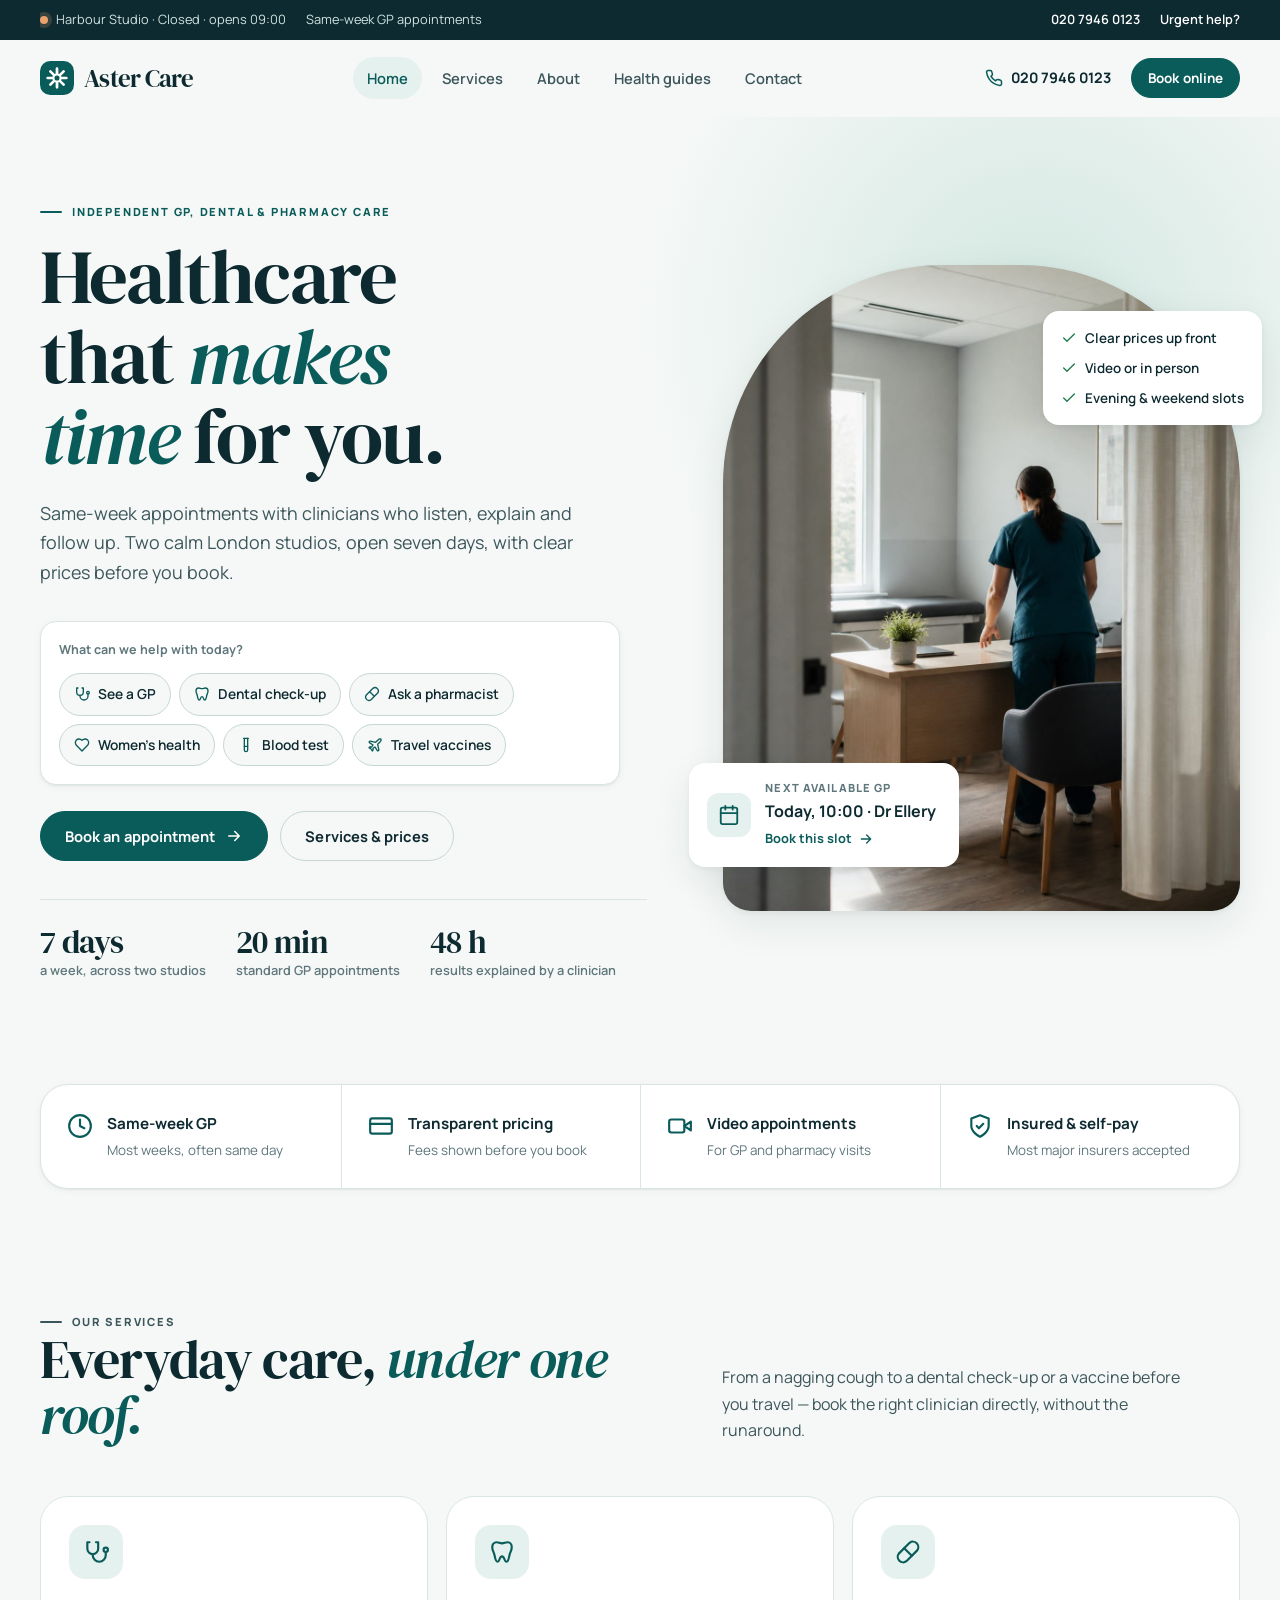
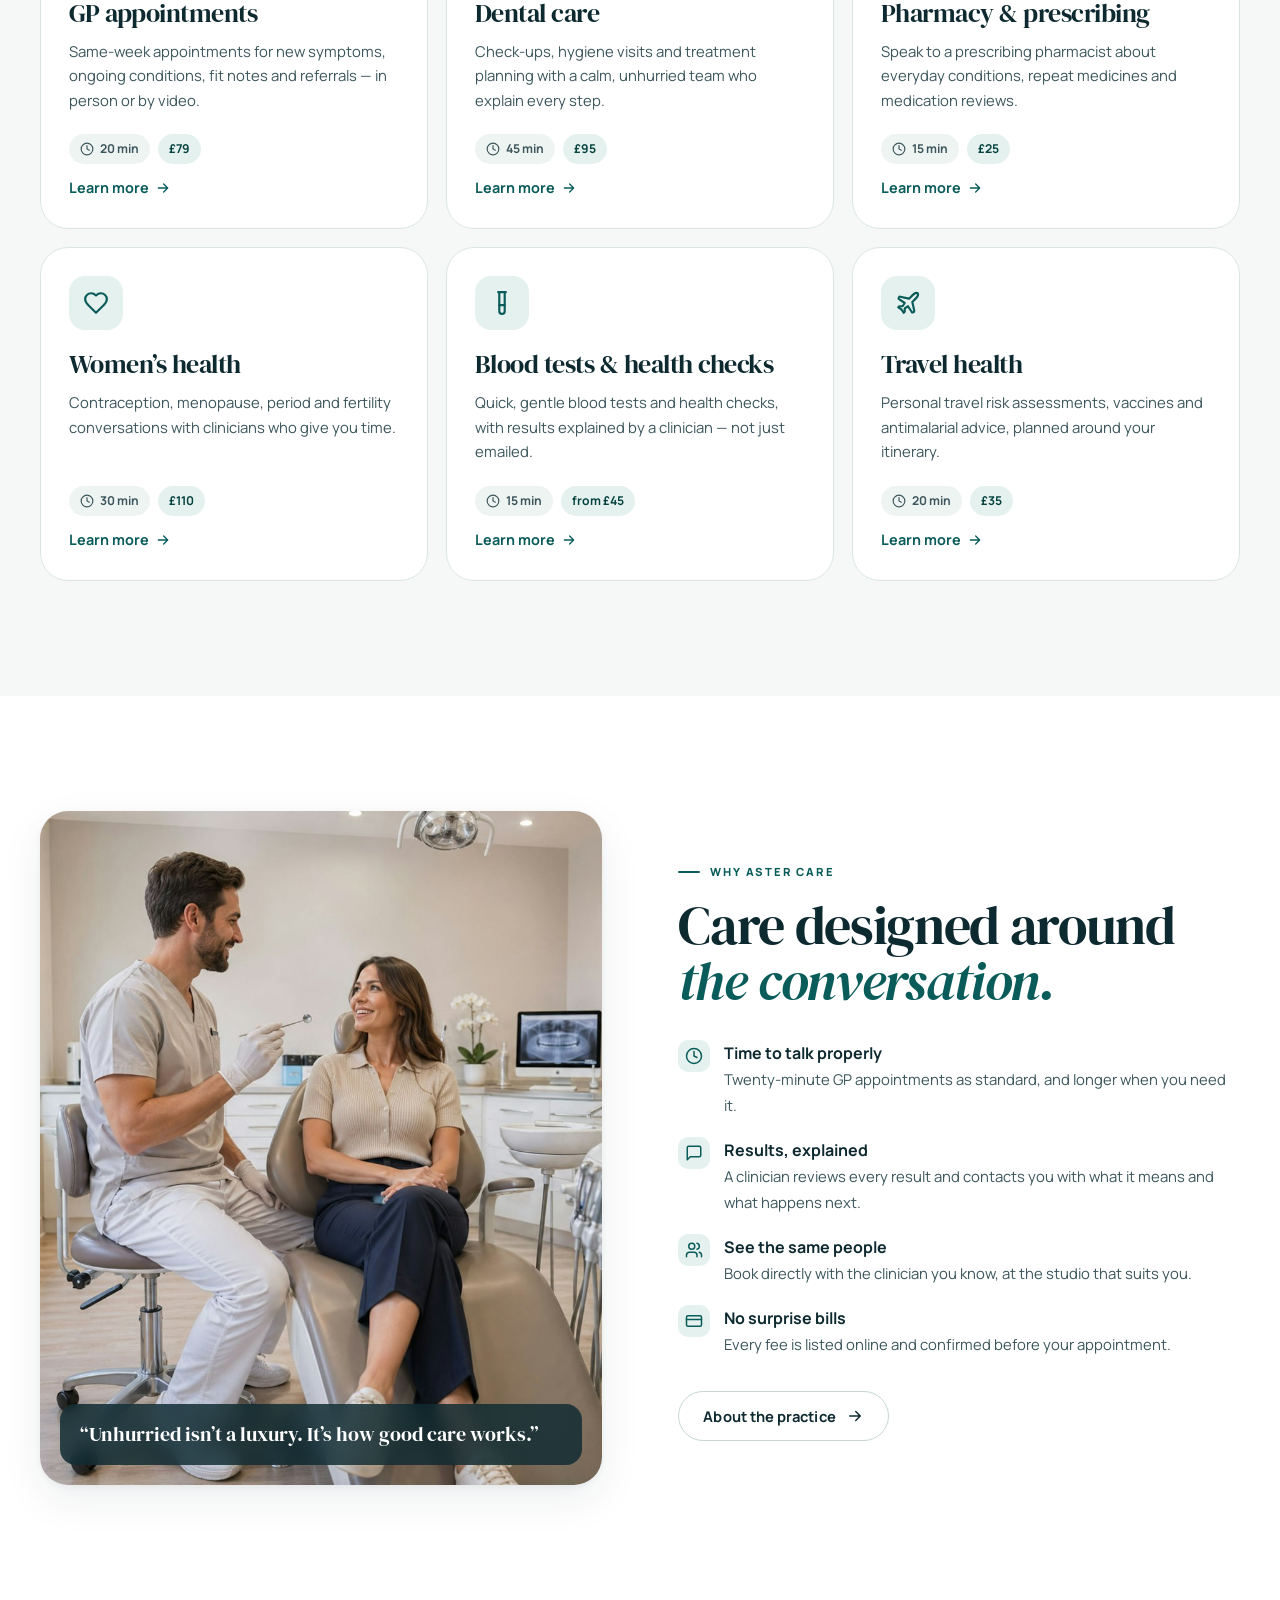
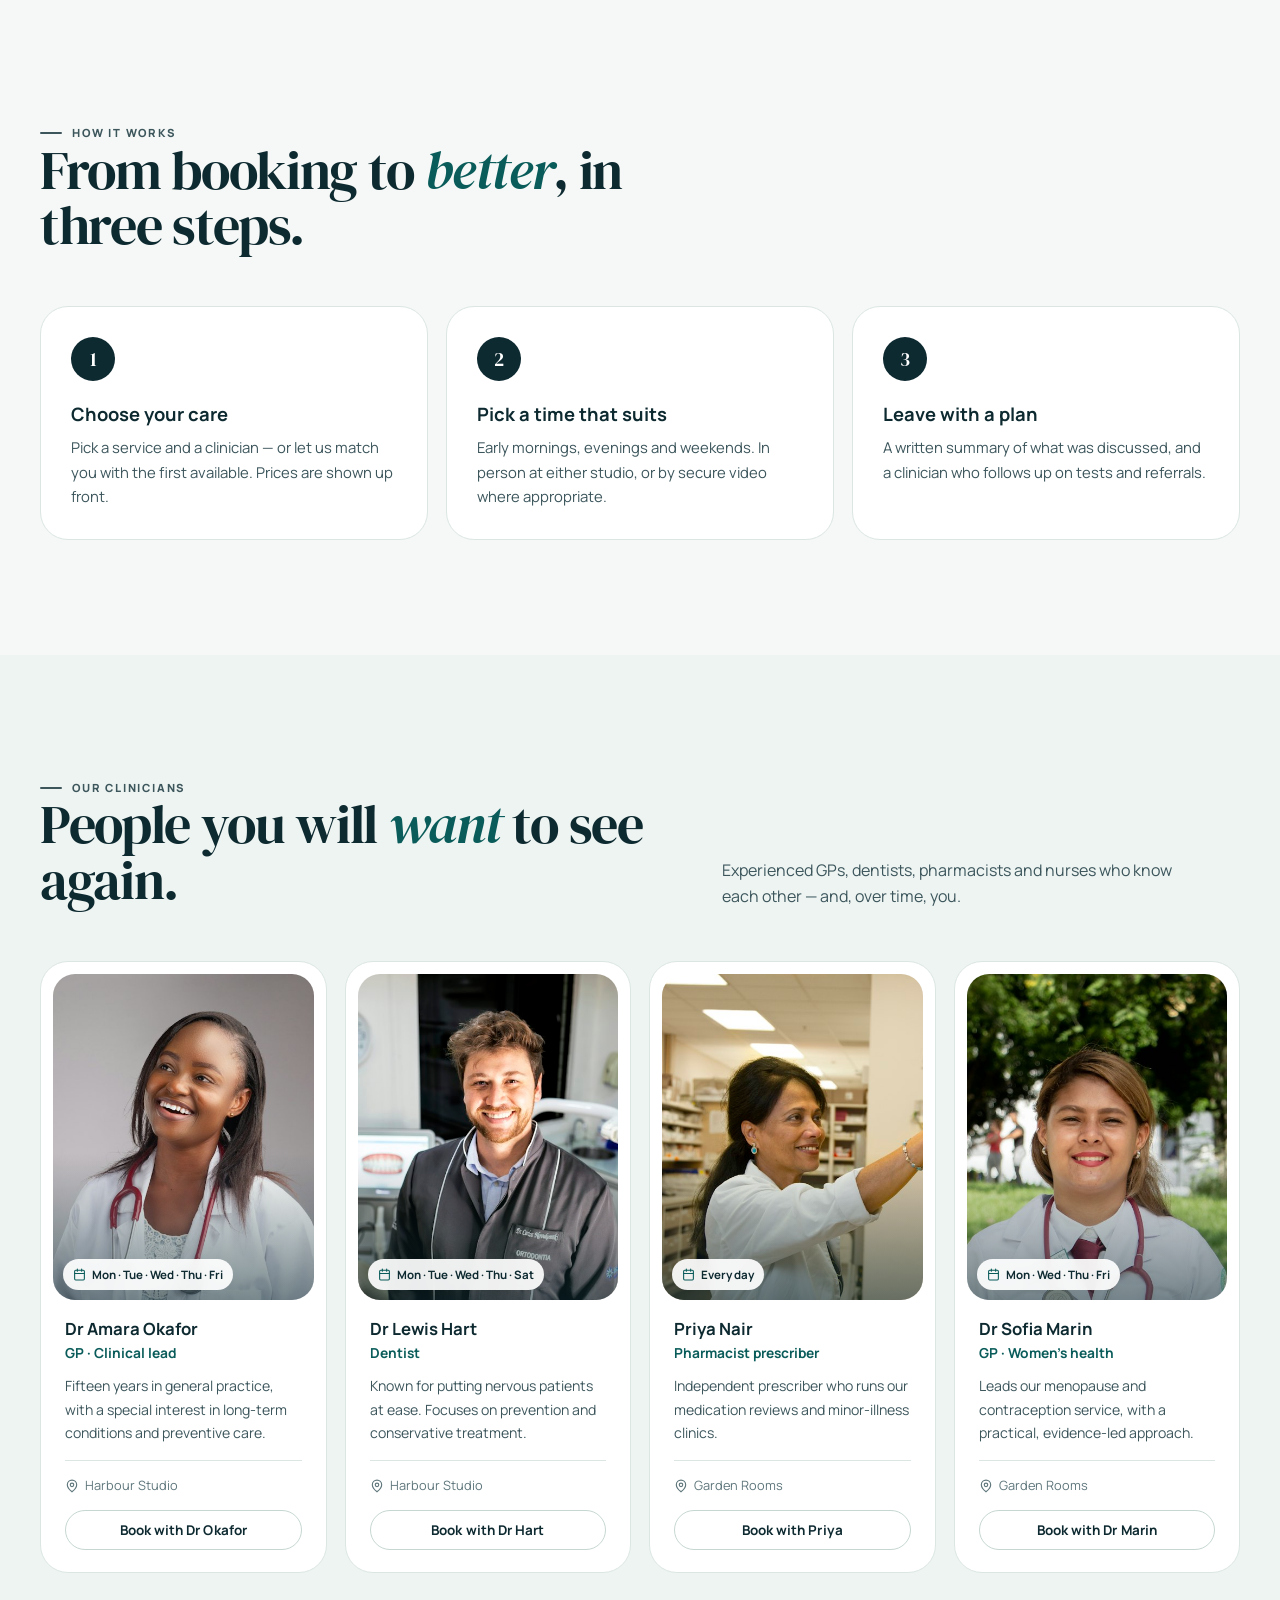
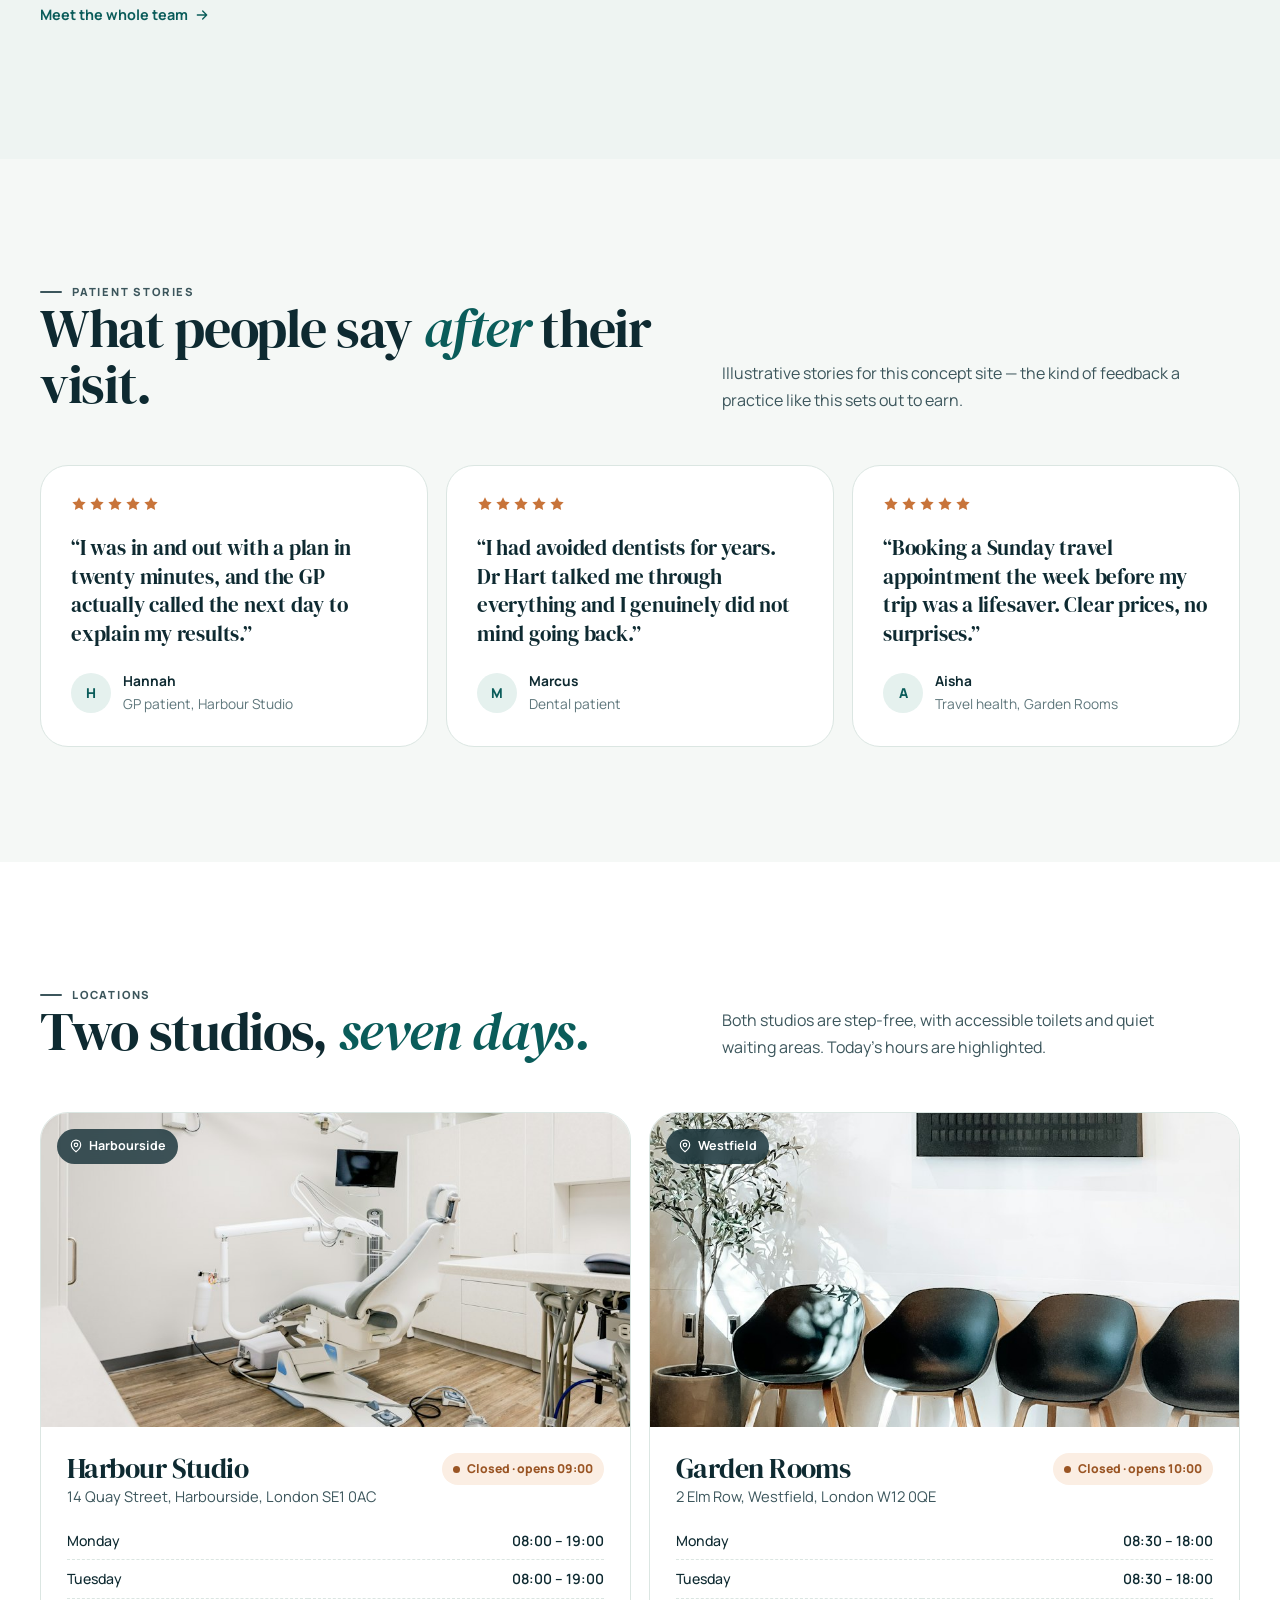
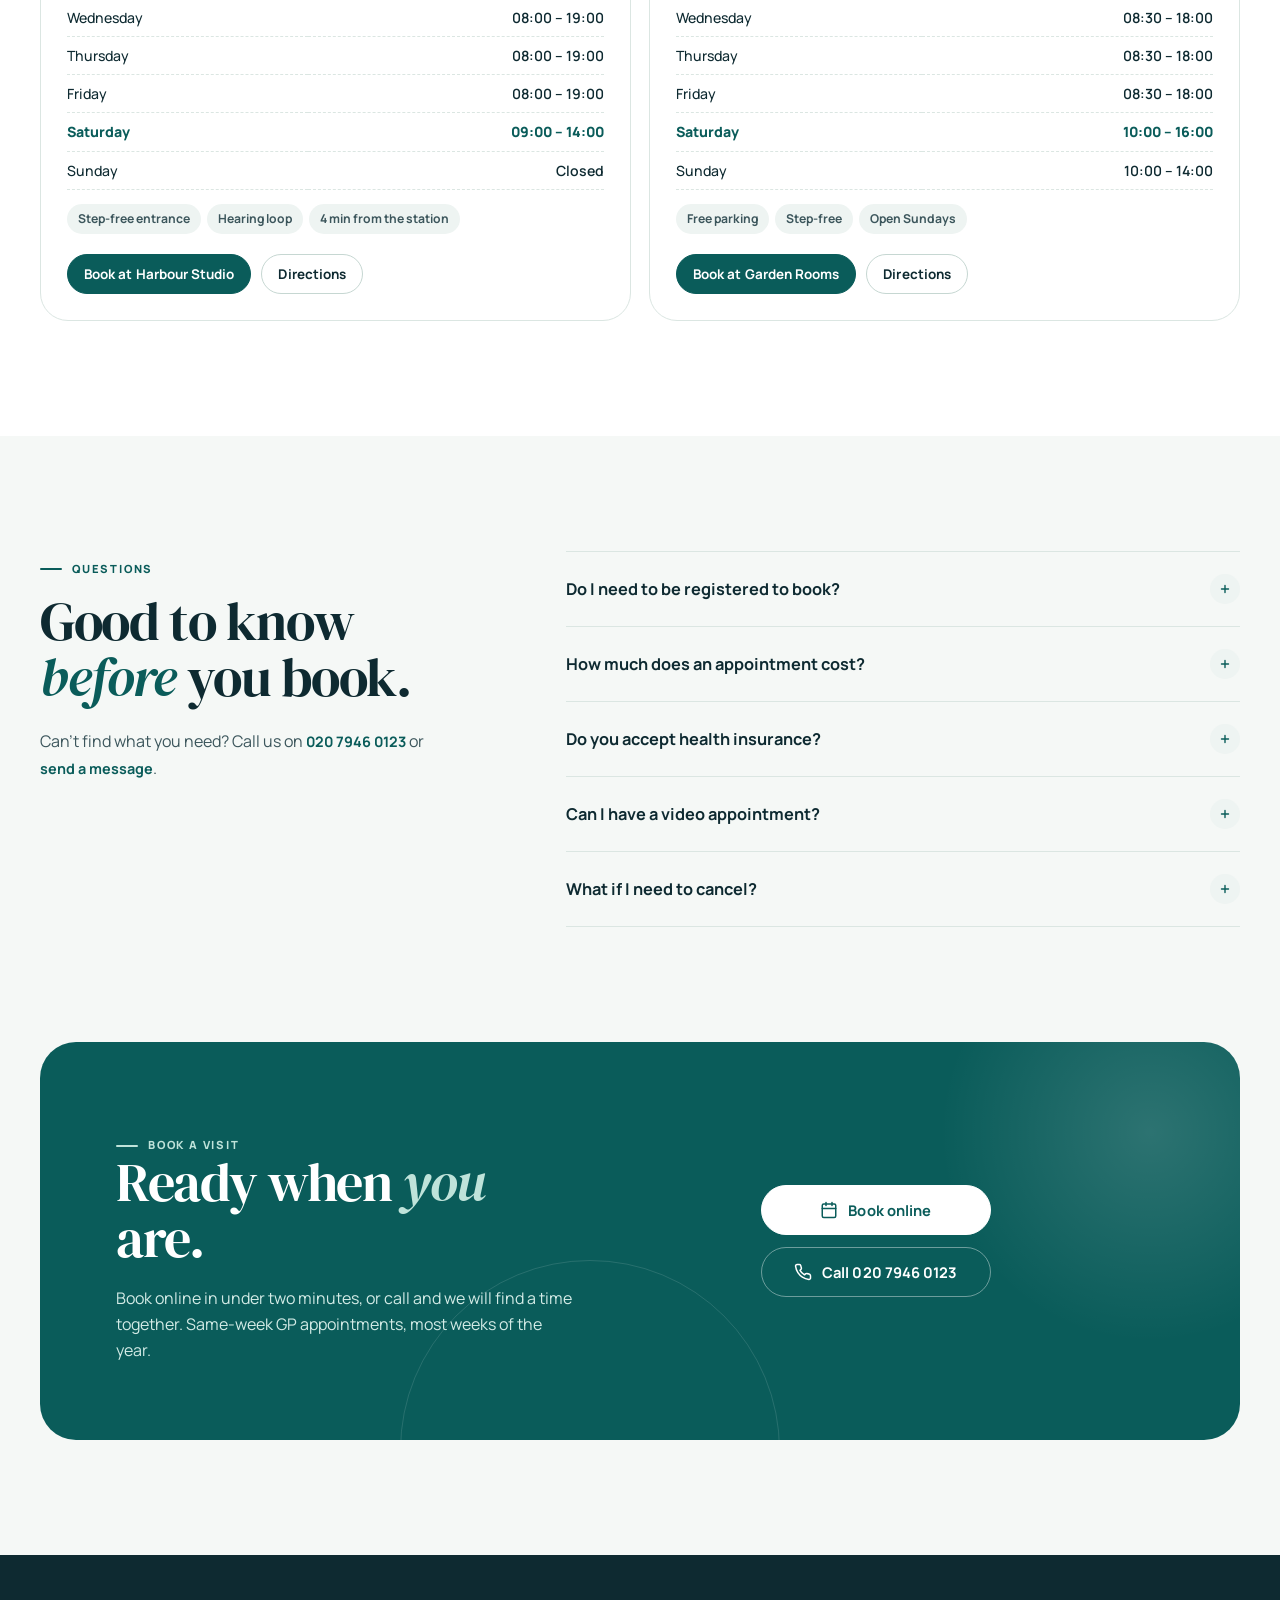
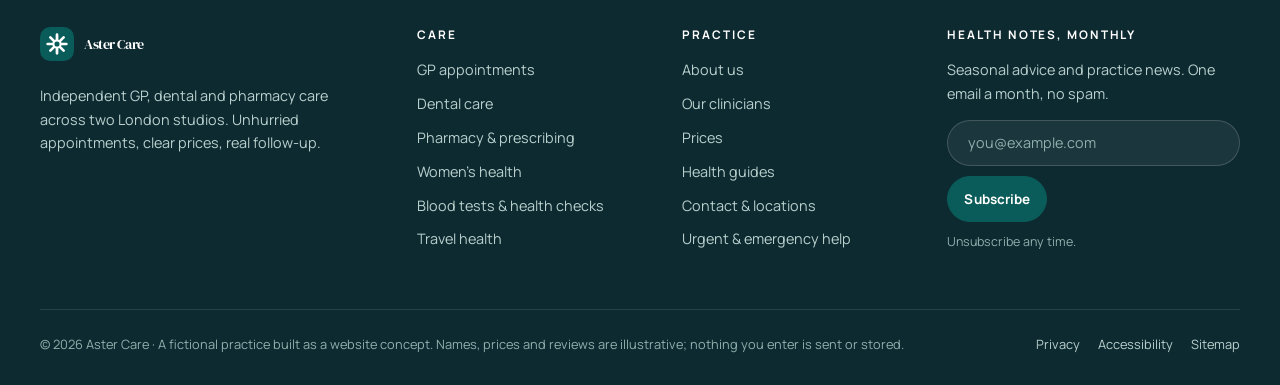
<file: index.html>
<!doctype html>
<html lang="en">
  <head>
    <meta charset="utf-8">
    <meta name="viewport" content="width=device-width, initial-scale=1">
    <meta http-equiv="refresh" content="0; url=mockups/clinic_landing/index.html">
    <title>Opening Aster Care</title>
    <script>location.replace('mockups/clinic_landing/index.html');</script>
  </head>
  <body>
    <p>Opening <a href="mockups/clinic_landing/index.html">Aster Care</a>…</p>
  </body>
</html>
</file>
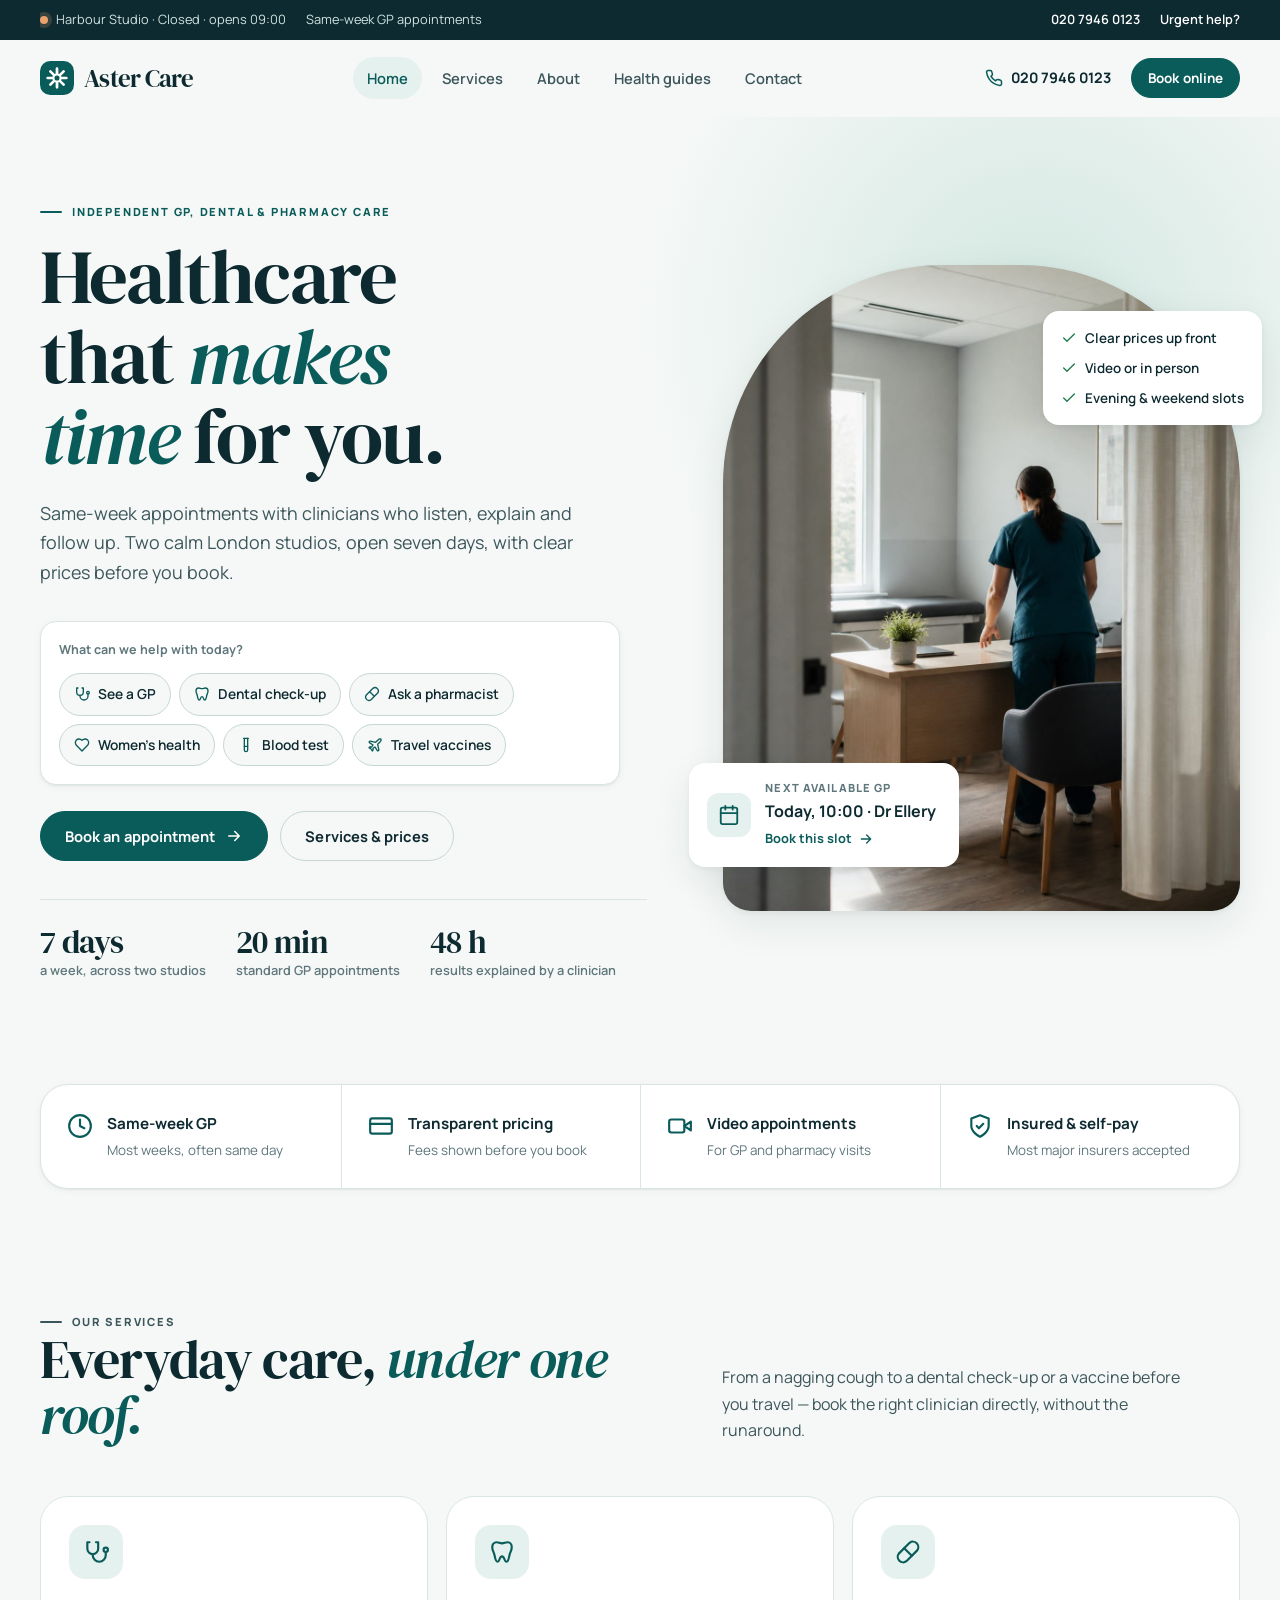
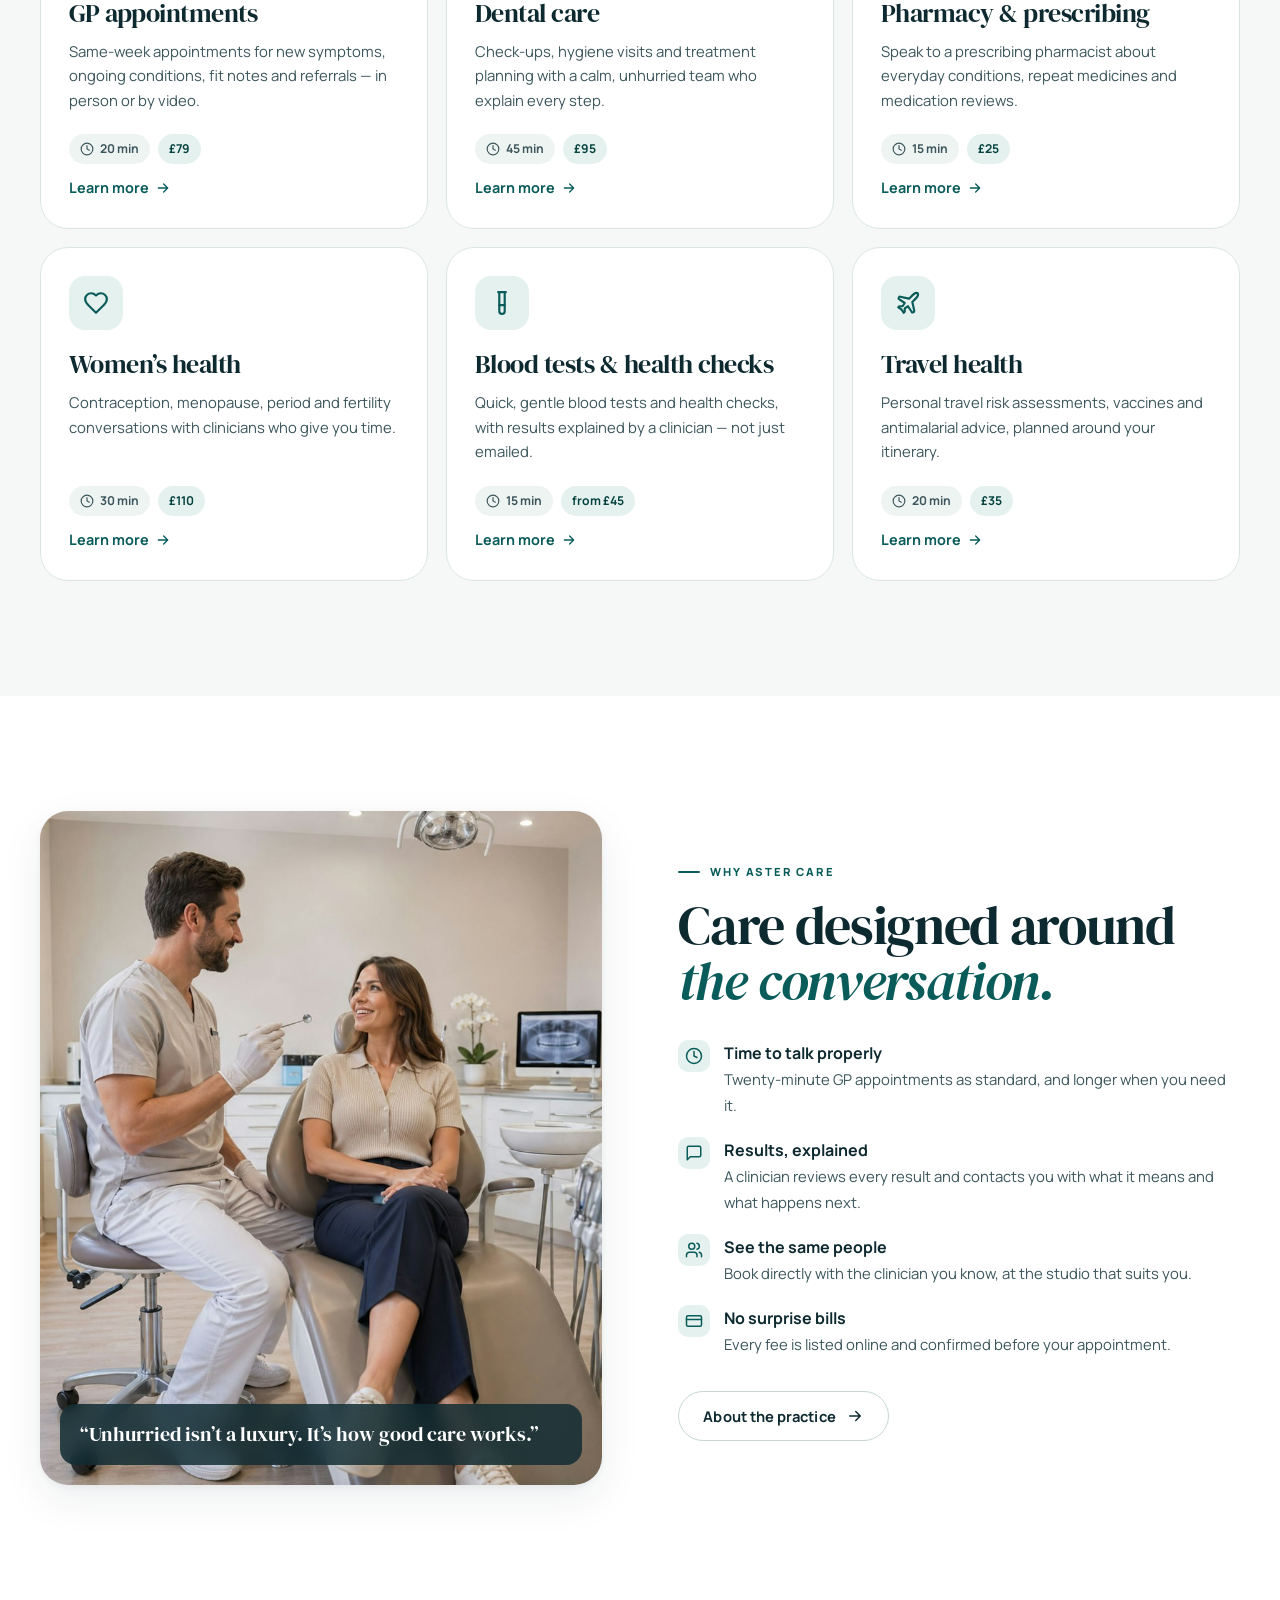
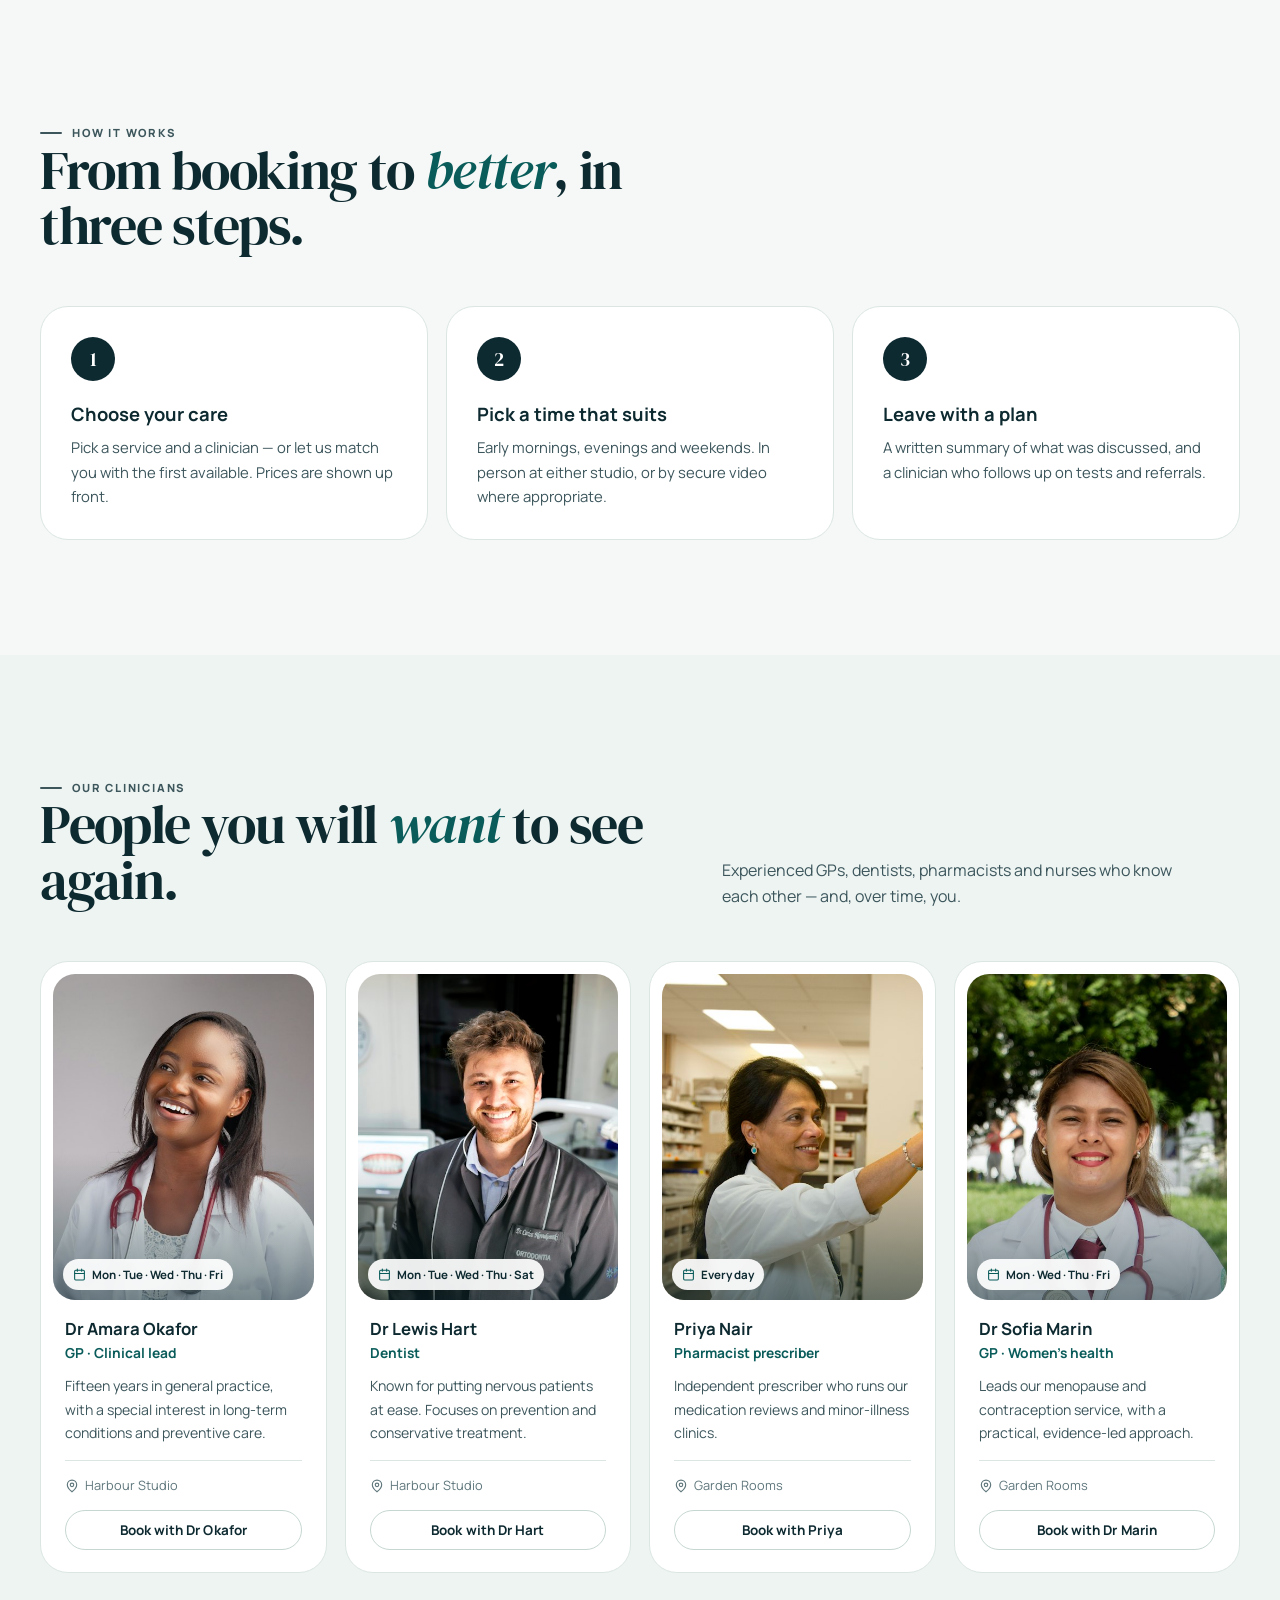
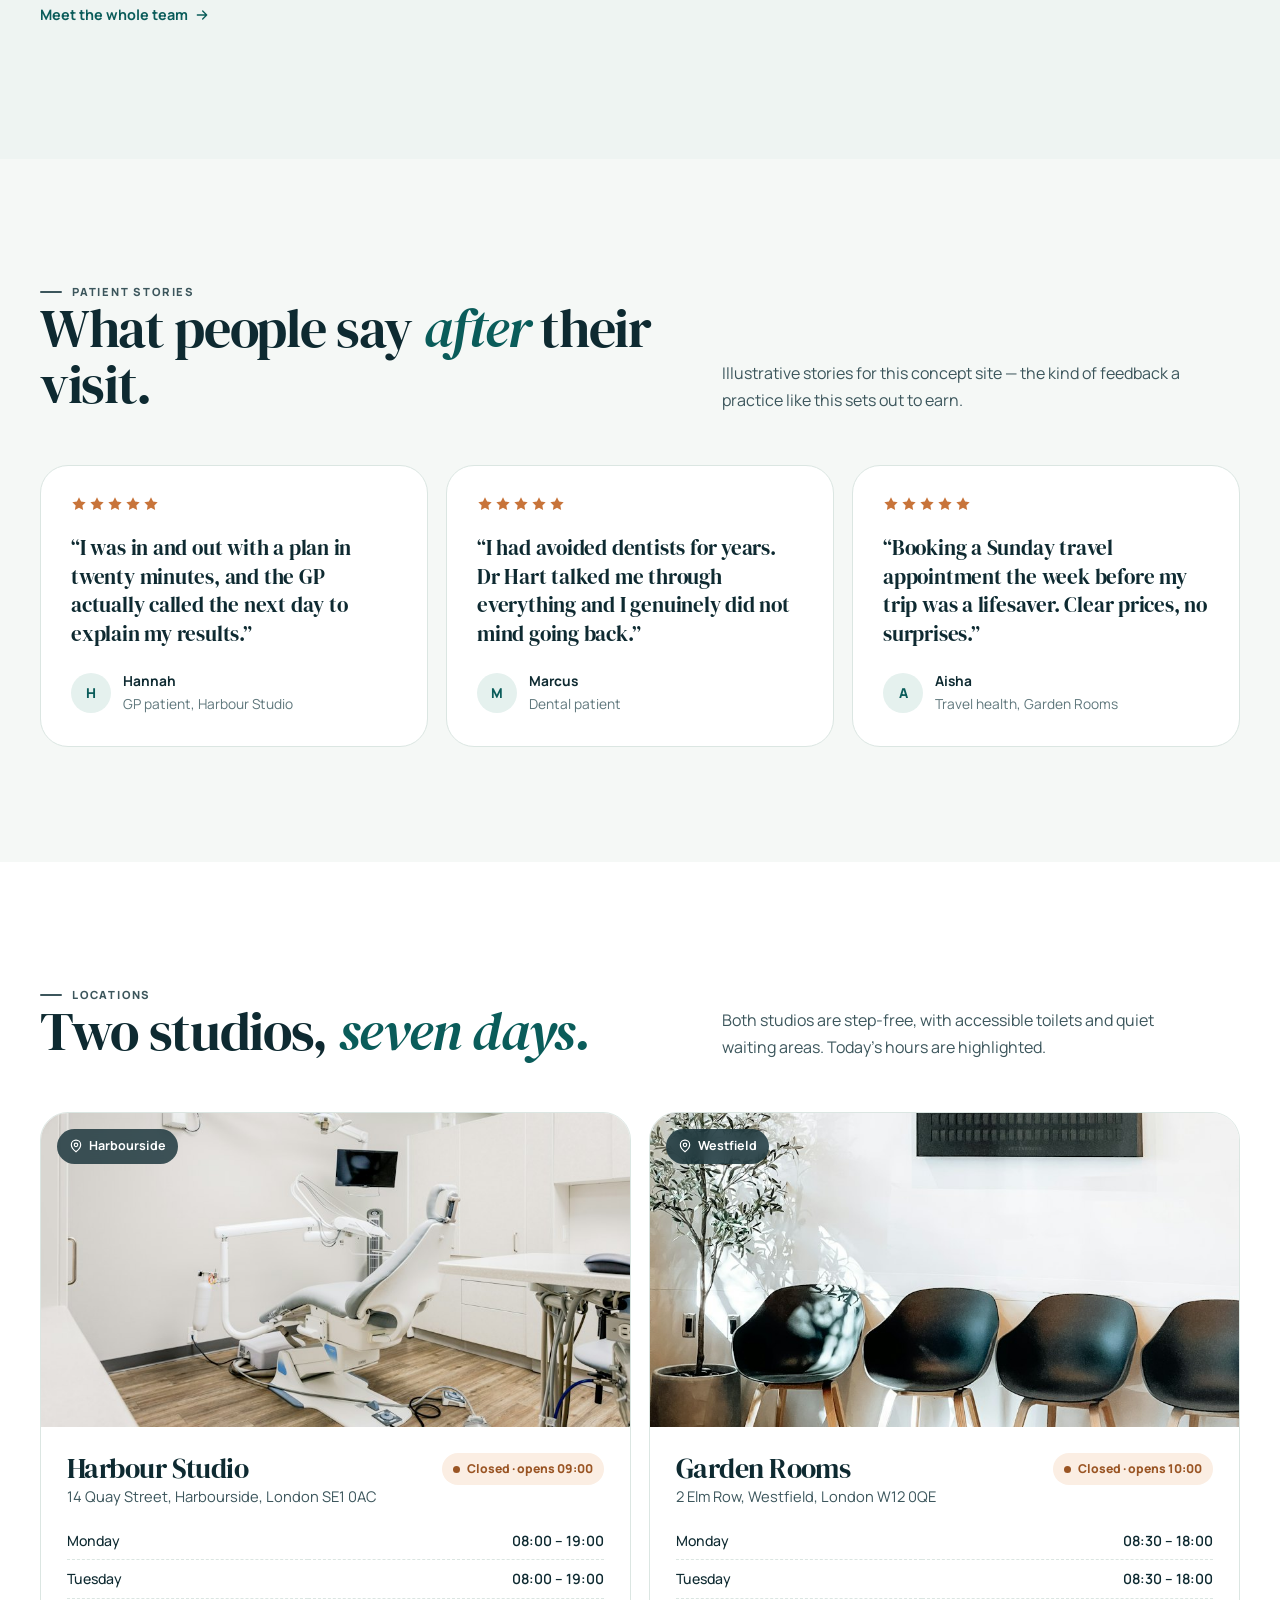
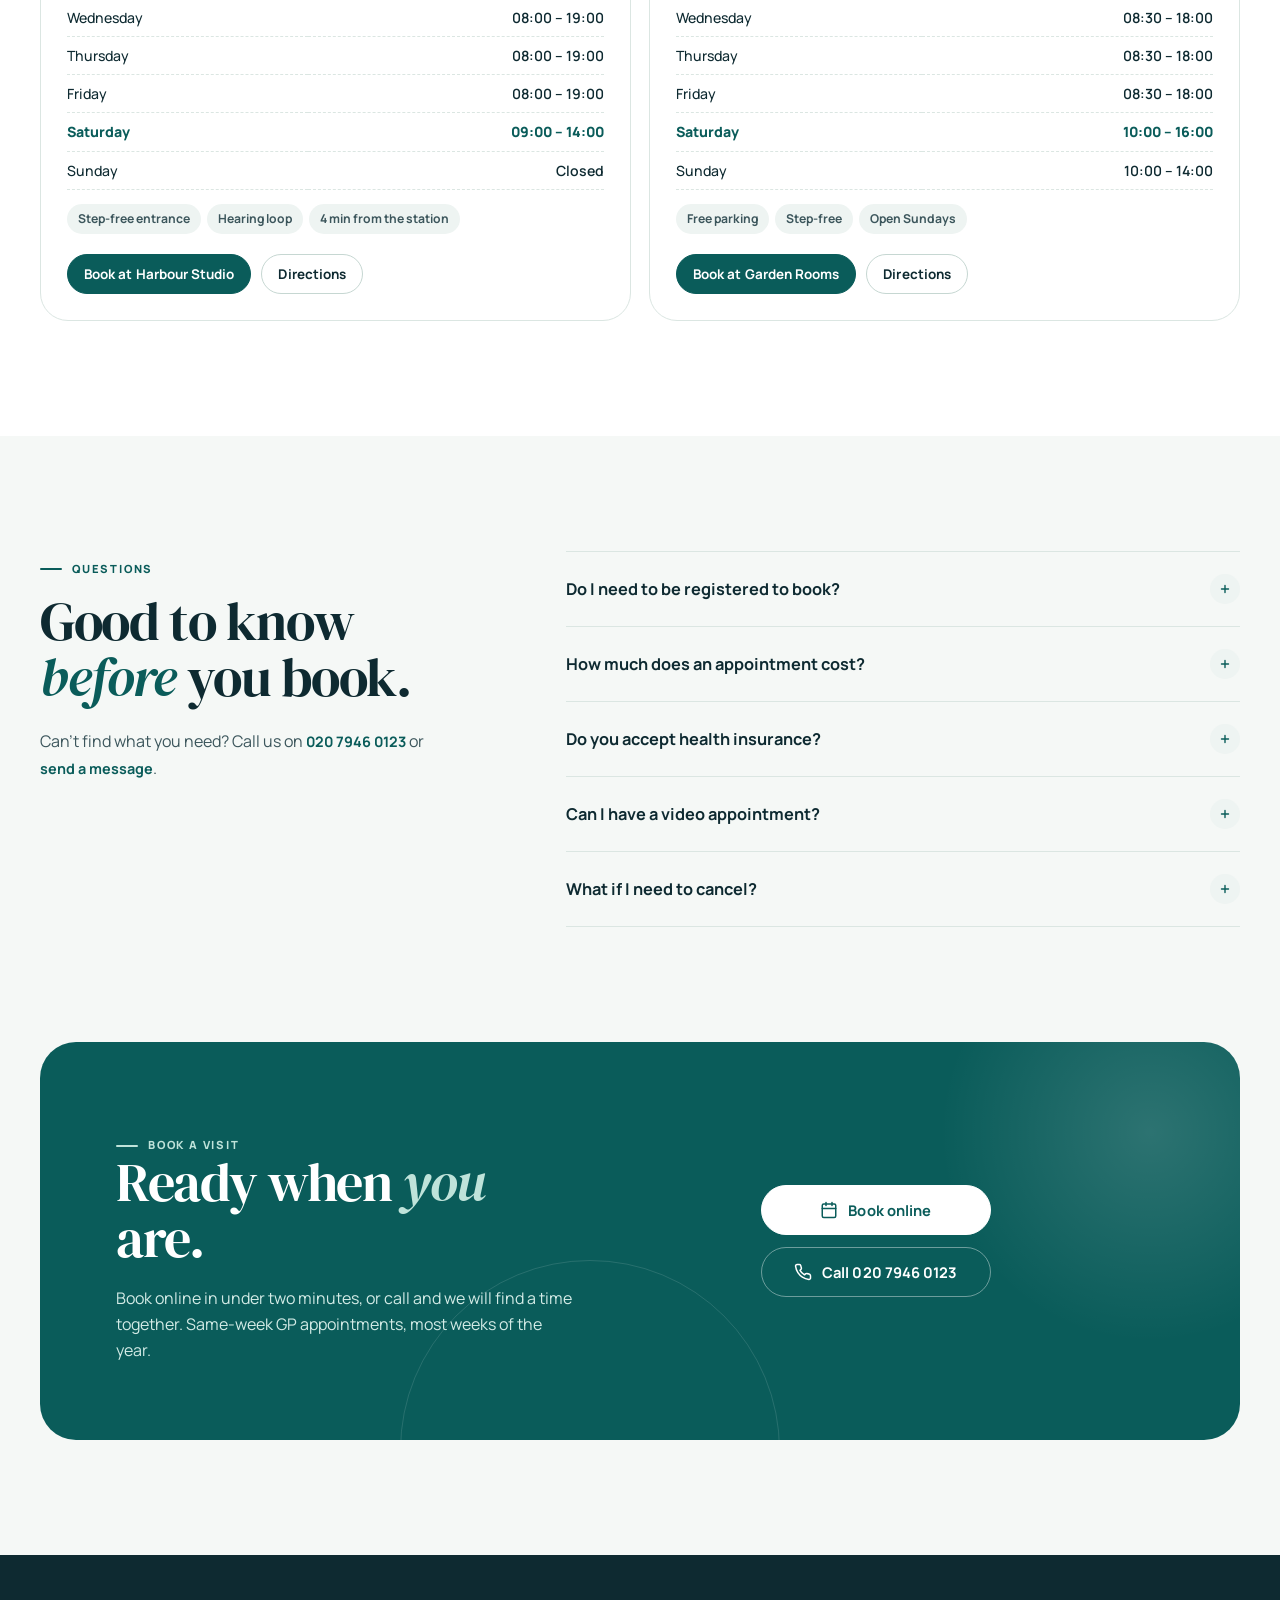
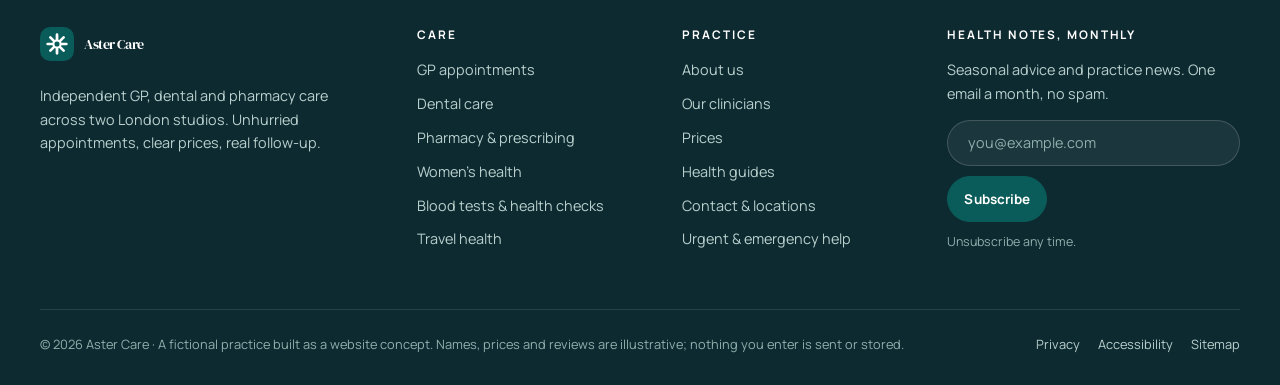
<file: mockups/clinic_landing/index.html>
<!doctype html>
<html lang="en-GB">
<head>
<meta charset="utf-8">
<meta name="viewport" content="width=device-width,initial-scale=1,viewport-fit=cover">
<title>Aster Care — GP, dental & pharmacy care in London</title>
<meta name="description" content="Same-week GP appointments, dental care, prescribing pharmacists and travel health across two London studios. Book online in under two minutes.">
<meta name="theme-color" content="#0e2a31">
<link rel="canonical" href="https://pharma-clinic-web-demo.vercel.app/">
<link rel="icon" href="data:image/svg+xml,%3Csvg%20xmlns%3D%22http%3A%2F%2Fwww.w3.org%2F2000%2Fsvg%22%20viewBox%3D%220%200%2040%2040%22%3E%3Crect%20width%3D%2240%22%20height%3D%2240%22%20rx%3D%2212%22%20fill%3D%22%230a5c5a%22%2F%3E%3Cpath%20d%3D%22M20%209v22M9%2020h22M12.2%2012.2l15.6%2015.6M27.8%2012.2%2012.2%2027.8%22%20stroke%3D%22%23fff%22%20stroke-width%3D%223.2%22%20stroke-linecap%3D%22round%22%2F%3E%3Ccircle%20cx%3D%2220%22%20cy%3D%2220%22%20r%3D%224.2%22%20fill%3D%22%230a5c5a%22%20stroke%3D%22%23fff%22%20stroke-width%3D%222.4%22%2F%3E%3C%2Fsvg%3E">
<link rel="preconnect" href="https://fonts.googleapis.com">
<link rel="preconnect" href="https://fonts.gstatic.com" crossorigin>
<link rel="stylesheet" href="https://fonts.googleapis.com/css2?family=DM+Serif+Display:ital@0;1&family=Manrope:wght@400;500;600;700;800&display=swap">
<link rel="stylesheet" href="assets/site.css">
<meta property="og:type" content="website">
<meta property="og:site_name" content="Aster Care">
<meta property="og:title" content="Aster Care — GP, dental & pharmacy care in London">
<meta property="og:description" content="Same-week GP appointments, dental care, prescribing pharmacists and travel health across two London studios. Book online in under two minutes.">
<meta property="og:url" content="https://pharma-clinic-web-demo.vercel.app/">
<meta property="og:image" content="https://pharma-clinic-web-demo.vercel.app/assets/og.jpg">
<meta property="og:image:width" content="1200">
<meta property="og:image:height" content="630">
<meta property="og:image:alt" content="Aster Care — healthcare that makes time for you">
<meta property="og:locale" content="en_GB">
<meta name="twitter:card" content="summary_large_image">
<link rel="apple-touch-icon" href="assets/apple-touch-icon.png"><script>document.documentElement.classList.add('js')</script>
<script type="application/ld+json">{"@context":"https://schema.org","@type":"MedicalClinic","name":"Aster Care","url":"https://pharma-clinic-web-demo.vercel.app","telephone":"020 7946 0123","image":"https://pharma-clinic-web-demo.vercel.app/assets/clinic-room.jpg","address":{"@type":"PostalAddress","streetAddress":"14 Quay Street","addressLocality":"London","postalCode":"SE1 0AC","addressCountry":"GB"},"medicalSpecialty":["PrimaryCare","Dentistry","Pharmacy"]}</script>
</head>
<body>
<a class="skip" href="#main">Skip to content</a>
<div class="topbar"><div class="wrap">
<div class="topbar-left"><span class="status-dot" data-status="harbour">Harbour Studio</span><span class="hide-sm">Same-week GP appointments</span></div>
<div class="topbar-right"><a class="hide-sm" href="tel:+442079460123">020 7946 0123</a><button type="button" data-emergency>Urgent help?</button></div>
</div></div>
<header class="site-header"><nav class="nav wrap" aria-label="Main">
<a class="brand" href="index.html" aria-label="Aster Care home"><svg class="brand-mark" viewBox="0 0 40 40" aria-hidden="true"><rect width="40" height="40" rx="12" fill="#0a5c5a"/><path d="M20 9v22M9 20h22M12.2 12.2l15.6 15.6M27.8 12.2 12.2 27.8" stroke="#fff" stroke-width="3.2" stroke-linecap="round"/><circle cx="20" cy="20" r="4.2" fill="#0a5c5a" stroke="#fff" stroke-width="2.4"/></svg><span>Aster Care</span></a>
<div class="nav-links" id="nav-links"><a href="index.html" aria-current="page">Home</a><a href="services.html">Services</a><a href="about.html">About</a><a href="resources.html">Health guides</a><a href="contact.html">Contact</a></div>
<div class="nav-cta"><a class="nav-phone" href="tel:+442079460123"><svg viewBox="0 0 24 24" fill="none" stroke="currentColor" stroke-width="2" stroke-linecap="round" stroke-linejoin="round" aria-hidden="true"><path d="M22 16.9v3a2 2 0 0 1-2.2 2 19.8 19.8 0 0 1-8.6-3.1 19.5 19.5 0 0 1-6-6A19.8 19.8 0 0 1 2.1 4.2 2 2 0 0 1 4.1 2h3a2 2 0 0 1 2 1.7c.1.9.4 1.8.7 2.7a2 2 0 0 1-.5 2.1L8 9.8a16 16 0 0 0 6 6l1.3-1.3a2 2 0 0 1 2.1-.4c.9.3 1.8.6 2.7.7a2 2 0 0 1 1.7 2z"/></svg>020 7946 0123</a><button class="btn sm" type="button" data-book>Book online</button><button class="menu-toggle" type="button" aria-controls="nav-links" aria-expanded="false" aria-label="Open menu"><span></span></button></div>
</nav></header>
<main id="main">
<section class="hero"><div class="wrap hero-grid">
<div class="reveal">
<p class="eyebrow">Independent GP, dental &amp; pharmacy care</p>
<h1>Healthcare that <em>makes time</em> for you.</h1>
<p class="lead">Same-week appointments with clinicians who listen, explain and follow up. Two calm London studios, open seven days, with clear prices before you book.</p>
<div class="quick"><p class="quick-label">What can we help with today?</p><div class="chips"><button class="chip" type="button" data-book data-service="general"><svg viewBox="0 0 24 24" fill="none" stroke="currentColor" stroke-width="2" stroke-linecap="round" stroke-linejoin="round" aria-hidden="true"><path d="M6 3H4v6a5 5 0 0 0 10 0V3h-2"/><path d="M9 14v1a6 6 0 0 0 12 0v-3"/><circle cx="21" cy="10" r="2"/></svg>See a GP</button><button class="chip" type="button" data-book data-service="dental"><svg viewBox="0 0 24 24" fill="none" stroke="currentColor" stroke-width="2" stroke-linecap="round" stroke-linejoin="round" aria-hidden="true"><path d="M7 3C4.5 3 3 5 3 7.5c0 3 1.5 4.5 2 7 .5 2.5 1 6.5 3 6.5s1.5-5 4-5 2 5 4 5 2.5-4 3-6.5 2-4 2-7C21 5 19.5 3 17 3c-2 0-3 1-5 1S9 3 7 3z"/></svg>Dental check-up</button><button class="chip" type="button" data-book data-service="pharmacy"><svg viewBox="0 0 24 24" fill="none" stroke="currentColor" stroke-width="2" stroke-linecap="round" stroke-linejoin="round" aria-hidden="true"><path d="M10.5 20.5a5 5 0 0 1-7-7l10-10a5 5 0 0 1 7 7z"/><path d="m8.5 8.5 7 7"/></svg>Ask a pharmacist</button><button class="chip" type="button" data-book data-service="womens"><svg viewBox="0 0 24 24" fill="none" stroke="currentColor" stroke-width="2" stroke-linecap="round" stroke-linejoin="round" aria-hidden="true"><path d="M19 14c1.5-1.5 3-3.2 3-5.5A5.5 5.5 0 0 0 16.5 3c-1.8 0-3 .5-4.5 2-1.5-1.5-2.7-2-4.5-2A5.5 5.5 0 0 0 2 8.5c0 2.3 1.5 4 3 5.5l7 7z"/></svg>Women’s health</button><button class="chip" type="button" data-book data-service="diagnostics"><svg viewBox="0 0 24 24" fill="none" stroke="currentColor" stroke-width="2" stroke-linecap="round" stroke-linejoin="round" aria-hidden="true"><path d="M14.5 2v17.5a2.5 2.5 0 0 1-5 0V2"/><path d="M8.5 2h7M9.5 14h5"/></svg>Blood test</button><button class="chip" type="button" data-book data-service="travel"><svg viewBox="0 0 24 24" fill="none" stroke="currentColor" stroke-width="2" stroke-linecap="round" stroke-linejoin="round" aria-hidden="true"><path d="M17.8 19.2 16 11l3.5-3.5C21 6 21.5 4 21 3c-1-.5-3 0-4.5 1.5L13 8 4.8 6.2c-.5-.1-.9.1-1.1.5l-.3.5c-.2.5-.1 1 .3 1.3L9 12l-2 3H4l-1 1 3 2 2 3 1-1v-3l3-2 3.5 5.3c.3.4.8.5 1.3.3l.5-.2c.4-.3.6-.7.5-1.2z"/></svg>Travel vaccines</button></div></div>
<div class="hero-ctas"><button class="btn" type="button" data-book>Book an appointment <svg viewBox="0 0 24 24" fill="none" stroke="currentColor" stroke-width="2" stroke-linecap="round" stroke-linejoin="round" aria-hidden="true"><path d="M5 12h14M13 6l6 6-6 6"/></svg></button><a class="btn ghost" href="services.html">Services &amp; prices</a></div>
<div class="proof"><div><b>7 days</b><span>a week, across two studios</span></div><div><b>20 min</b><span>standard GP appointments</span></div><div><b>48 h</b><span>results explained by a clinician</span></div></div>
</div>
<div class="hero-media reveal">
<div class="hero-photo"><img src="assets/clinic-room.jpg" width="1122" height="1402" alt="A calm, sunlit consultation room at Aster Care with a clinician preparing for an appointment" fetchpriority="high"></div>
<div class="float-card checks" aria-hidden="true"><span><svg viewBox="0 0 24 24" fill="none" stroke="currentColor" stroke-width="2" stroke-linecap="round" stroke-linejoin="round" aria-hidden="true"><path d="M20 6 9 17l-5-5"/></svg>Clear prices up front</span><span><svg viewBox="0 0 24 24" fill="none" stroke="currentColor" stroke-width="2" stroke-linecap="round" stroke-linejoin="round" aria-hidden="true"><path d="M20 6 9 17l-5-5"/></svg>Video or in person</span><span><svg viewBox="0 0 24 24" fill="none" stroke="currentColor" stroke-width="2" stroke-linecap="round" stroke-linejoin="round" aria-hidden="true"><path d="M20 6 9 17l-5-5"/></svg>Evening &amp; weekend slots</span></div>
<div class="float-card slot"><span class="ico"><svg viewBox="0 0 24 24" fill="none" stroke="currentColor" stroke-width="2" stroke-linecap="round" stroke-linejoin="round" aria-hidden="true"><rect x="3" y="4" width="18" height="18" rx="2"/><path d="M16 2v4M8 2v4M3 10h18"/></svg></span><div><small>Next available GP</small><strong data-next-slot>Checking availability…</strong><button class="link" type="button" data-book data-service="general" data-next-book>Book this slot <svg viewBox="0 0 24 24" fill="none" stroke="currentColor" stroke-width="2" stroke-linecap="round" stroke-linejoin="round" aria-hidden="true"><path d="M5 12h14M13 6l6 6-6 6"/></svg></button></div></div>
</div>
</div></section>

<section class="strip"><div class="wrap"><div class="strip-grid reveal">
<div class="strip-item"><svg viewBox="0 0 24 24" fill="none" stroke="currentColor" stroke-width="2" stroke-linecap="round" stroke-linejoin="round" aria-hidden="true"><circle cx="12" cy="12" r="10"/><path d="M12 6v6l4 2"/></svg><div><b>Same-week GP</b><span>Most weeks, often same day</span></div></div>
<div class="strip-item"><svg viewBox="0 0 24 24" fill="none" stroke="currentColor" stroke-width="2" stroke-linecap="round" stroke-linejoin="round" aria-hidden="true"><rect x="2" y="5" width="20" height="14" rx="2"/><path d="M2 10h20"/></svg><div><b>Transparent pricing</b><span>Fees shown before you book</span></div></div>
<div class="strip-item"><svg viewBox="0 0 24 24" fill="none" stroke="currentColor" stroke-width="2" stroke-linecap="round" stroke-linejoin="round" aria-hidden="true"><rect x="2" y="6" width="14" height="12" rx="2"/><path d="m22 8-6 4 6 4z"/></svg><div><b>Video appointments</b><span>For GP and pharmacy visits</span></div></div>
<div class="strip-item"><svg viewBox="0 0 24 24" fill="none" stroke="currentColor" stroke-width="2" stroke-linecap="round" stroke-linejoin="round" aria-hidden="true"><path d="M12 22s8-4 8-10V5l-8-3-8 3v7c0 6 8 10 8 10z"/><path d="m9 12 2 2 4-4"/></svg><div><b>Insured &amp; self-pay</b><span>Most major insurers accepted</span></div></div>
</div></div></section>

<section><div class="wrap">
<div class="section-head reveal"><div><p class="eyebrow">Our services</p><h2>Everyday care, <em>under one roof.</em></h2></div><p>From a nagging cough to a dental check-up or a vaccine before you travel — book the right clinician directly, without the runaround.</p></div>
<div class="svc-grid"><article class="svc-card reveal"><div class="svc-icon"><svg viewBox="0 0 24 24" fill="none" stroke="currentColor" stroke-width="2" stroke-linecap="round" stroke-linejoin="round" aria-hidden="true"><path d="M6 3H4v6a5 5 0 0 0 10 0V3h-2"/><path d="M9 14v1a6 6 0 0 0 12 0v-3"/><circle cx="21" cy="10" r="2"/></svg></div><h3>GP appointments</h3><p>Same-week appointments for new symptoms, ongoing conditions, fit notes and referrals — in person or by video.</p><div class="svc-meta"><span class="pill"><svg viewBox="0 0 24 24" fill="none" stroke="currentColor" stroke-width="2" stroke-linecap="round" stroke-linejoin="round" aria-hidden="true"><circle cx="12" cy="12" r="10"/><path d="M12 6v6l4 2"/></svg>20 min</span><span class="pill teal">£79</span></div><a class="link" href="services.html#general">Learn more <svg viewBox="0 0 24 24" fill="none" stroke="currentColor" stroke-width="2" stroke-linecap="round" stroke-linejoin="round" aria-hidden="true"><path d="M5 12h14M13 6l6 6-6 6"/></svg></a></article><article class="svc-card reveal"><div class="svc-icon"><svg viewBox="0 0 24 24" fill="none" stroke="currentColor" stroke-width="2" stroke-linecap="round" stroke-linejoin="round" aria-hidden="true"><path d="M7 3C4.5 3 3 5 3 7.5c0 3 1.5 4.5 2 7 .5 2.5 1 6.5 3 6.5s1.5-5 4-5 2 5 4 5 2.5-4 3-6.5 2-4 2-7C21 5 19.5 3 17 3c-2 0-3 1-5 1S9 3 7 3z"/></svg></div><h3>Dental care</h3><p>Check-ups, hygiene visits and treatment planning with a calm, unhurried team who explain every step.</p><div class="svc-meta"><span class="pill"><svg viewBox="0 0 24 24" fill="none" stroke="currentColor" stroke-width="2" stroke-linecap="round" stroke-linejoin="round" aria-hidden="true"><circle cx="12" cy="12" r="10"/><path d="M12 6v6l4 2"/></svg>45 min</span><span class="pill teal">£95</span></div><a class="link" href="services.html#dental">Learn more <svg viewBox="0 0 24 24" fill="none" stroke="currentColor" stroke-width="2" stroke-linecap="round" stroke-linejoin="round" aria-hidden="true"><path d="M5 12h14M13 6l6 6-6 6"/></svg></a></article><article class="svc-card reveal"><div class="svc-icon"><svg viewBox="0 0 24 24" fill="none" stroke="currentColor" stroke-width="2" stroke-linecap="round" stroke-linejoin="round" aria-hidden="true"><path d="M10.5 20.5a5 5 0 0 1-7-7l10-10a5 5 0 0 1 7 7z"/><path d="m8.5 8.5 7 7"/></svg></div><h3>Pharmacy & prescribing</h3><p>Speak to a prescribing pharmacist about everyday conditions, repeat medicines and medication reviews.</p><div class="svc-meta"><span class="pill"><svg viewBox="0 0 24 24" fill="none" stroke="currentColor" stroke-width="2" stroke-linecap="round" stroke-linejoin="round" aria-hidden="true"><circle cx="12" cy="12" r="10"/><path d="M12 6v6l4 2"/></svg>15 min</span><span class="pill teal">£25</span></div><a class="link" href="services.html#pharmacy">Learn more <svg viewBox="0 0 24 24" fill="none" stroke="currentColor" stroke-width="2" stroke-linecap="round" stroke-linejoin="round" aria-hidden="true"><path d="M5 12h14M13 6l6 6-6 6"/></svg></a></article><article class="svc-card reveal"><div class="svc-icon"><svg viewBox="0 0 24 24" fill="none" stroke="currentColor" stroke-width="2" stroke-linecap="round" stroke-linejoin="round" aria-hidden="true"><path d="M19 14c1.5-1.5 3-3.2 3-5.5A5.5 5.5 0 0 0 16.5 3c-1.8 0-3 .5-4.5 2-1.5-1.5-2.7-2-4.5-2A5.5 5.5 0 0 0 2 8.5c0 2.3 1.5 4 3 5.5l7 7z"/></svg></div><h3>Women’s health</h3><p>Contraception, menopause, period and fertility conversations with clinicians who give you time.</p><div class="svc-meta"><span class="pill"><svg viewBox="0 0 24 24" fill="none" stroke="currentColor" stroke-width="2" stroke-linecap="round" stroke-linejoin="round" aria-hidden="true"><circle cx="12" cy="12" r="10"/><path d="M12 6v6l4 2"/></svg>30 min</span><span class="pill teal">£110</span></div><a class="link" href="services.html#womens">Learn more <svg viewBox="0 0 24 24" fill="none" stroke="currentColor" stroke-width="2" stroke-linecap="round" stroke-linejoin="round" aria-hidden="true"><path d="M5 12h14M13 6l6 6-6 6"/></svg></a></article><article class="svc-card reveal"><div class="svc-icon"><svg viewBox="0 0 24 24" fill="none" stroke="currentColor" stroke-width="2" stroke-linecap="round" stroke-linejoin="round" aria-hidden="true"><path d="M14.5 2v17.5a2.5 2.5 0 0 1-5 0V2"/><path d="M8.5 2h7M9.5 14h5"/></svg></div><h3>Blood tests & health checks</h3><p>Quick, gentle blood tests and health checks, with results explained by a clinician — not just emailed.</p><div class="svc-meta"><span class="pill"><svg viewBox="0 0 24 24" fill="none" stroke="currentColor" stroke-width="2" stroke-linecap="round" stroke-linejoin="round" aria-hidden="true"><circle cx="12" cy="12" r="10"/><path d="M12 6v6l4 2"/></svg>15 min</span><span class="pill teal">from £45</span></div><a class="link" href="services.html#diagnostics">Learn more <svg viewBox="0 0 24 24" fill="none" stroke="currentColor" stroke-width="2" stroke-linecap="round" stroke-linejoin="round" aria-hidden="true"><path d="M5 12h14M13 6l6 6-6 6"/></svg></a></article><article class="svc-card reveal"><div class="svc-icon"><svg viewBox="0 0 24 24" fill="none" stroke="currentColor" stroke-width="2" stroke-linecap="round" stroke-linejoin="round" aria-hidden="true"><path d="M17.8 19.2 16 11l3.5-3.5C21 6 21.5 4 21 3c-1-.5-3 0-4.5 1.5L13 8 4.8 6.2c-.5-.1-.9.1-1.1.5l-.3.5c-.2.5-.1 1 .3 1.3L9 12l-2 3H4l-1 1 3 2 2 3 1-1v-3l3-2 3.5 5.3c.3.4.8.5 1.3.3l.5-.2c.4-.3.6-.7.5-1.2z"/></svg></div><h3>Travel health</h3><p>Personal travel risk assessments, vaccines and antimalarial advice, planned around your itinerary.</p><div class="svc-meta"><span class="pill"><svg viewBox="0 0 24 24" fill="none" stroke="currentColor" stroke-width="2" stroke-linecap="round" stroke-linejoin="round" aria-hidden="true"><circle cx="12" cy="12" r="10"/><path d="M12 6v6l4 2"/></svg>20 min</span><span class="pill teal">£35</span></div><a class="link" href="services.html#travel">Learn more <svg viewBox="0 0 24 24" fill="none" stroke="currentColor" stroke-width="2" stroke-linecap="round" stroke-linejoin="round" aria-hidden="true"><path d="M5 12h14M13 6l6 6-6 6"/></svg></a></article></div>
</div></section>

<section class="tint"><div class="wrap split">
<div class="split-media reveal"><img src="assets/img/dental-chat.jpg" width="900" height="1080" alt="A clinician chatting with a relaxed patient before her appointment" loading="lazy" decoding="async"><div class="badge">“Unhurried isn’t a luxury. It’s how good care works.”</div></div>
<div class="reveal">
<p class="eyebrow">Why Aster Care</p>
<h2>Care designed around <em>the conversation.</em></h2>
<ul class="ticks">
<li><span class="t"><svg viewBox="0 0 24 24" fill="none" stroke="currentColor" stroke-width="2" stroke-linecap="round" stroke-linejoin="round" aria-hidden="true"><circle cx="12" cy="12" r="10"/><path d="M12 6v6l4 2"/></svg></span><div><b>Time to talk properly</b><span>Twenty-minute GP appointments as standard, and longer when you need it.</span></div></li>
<li><span class="t"><svg viewBox="0 0 24 24" fill="none" stroke="currentColor" stroke-width="2" stroke-linecap="round" stroke-linejoin="round" aria-hidden="true"><path d="M21 15a2 2 0 0 1-2 2H7l-4 4V5a2 2 0 0 1 2-2h14a2 2 0 0 1 2 2z"/></svg></span><div><b>Results, explained</b><span>A clinician reviews every result and contacts you with what it means and what happens next.</span></div></li>
<li><span class="t"><svg viewBox="0 0 24 24" fill="none" stroke="currentColor" stroke-width="2" stroke-linecap="round" stroke-linejoin="round" aria-hidden="true"><path d="M16 21v-2a4 4 0 0 0-4-4H6a4 4 0 0 0-4 4v2"/><circle cx="9" cy="7" r="4"/><path d="M22 21v-2a4 4 0 0 0-3-3.9M16 3.1a4 4 0 0 1 0 7.8"/></svg></span><div><b>See the same people</b><span>Book directly with the clinician you know, at the studio that suits you.</span></div></li>
<li><span class="t"><svg viewBox="0 0 24 24" fill="none" stroke="currentColor" stroke-width="2" stroke-linecap="round" stroke-linejoin="round" aria-hidden="true"><rect x="2" y="5" width="20" height="14" rx="2"/><path d="M2 10h20"/></svg></span><div><b>No surprise bills</b><span>Every fee is listed online and confirmed before your appointment.</span></div></li>
</ul>
<a class="btn ghost" href="about.html">About the practice <svg viewBox="0 0 24 24" fill="none" stroke="currentColor" stroke-width="2" stroke-linecap="round" stroke-linejoin="round" aria-hidden="true"><path d="M5 12h14M13 6l6 6-6 6"/></svg></a>
</div>
</div></section>

<section><div class="wrap">
<div class="section-head reveal"><div><p class="eyebrow">How it works</p><h2>From booking to <em>better</em>, in three steps.</h2></div><span></span></div>
<div class="steps">
<div class="step reveal"><span class="step-n">1</span><h3>Choose your care</h3><p>Pick a service and a clinician — or let us match you with the first available. Prices are shown up front.</p></div>
<div class="step reveal"><span class="step-n">2</span><h3>Pick a time that suits</h3><p>Early mornings, evenings and weekends. In person at either studio, or by secure video where appropriate.</p></div>
<div class="step reveal"><span class="step-n">3</span><h3>Leave with a plan</h3><p>A written summary of what was discussed, and a clinician who follows up on tests and referrals.</p></div>
</div>
</div></section>

<section class="tint-2"><div class="wrap">
<div class="section-head reveal"><div><p class="eyebrow">Our clinicians</p><h2>People you will <em>want</em> to see again.</h2></div><p>Experienced GPs, dentists, pharmacists and nurses who know each other — and, over time, you.</p></div>
<div class="team-grid"><article class="clin reveal"><div class="clin-photo"><img src="assets/img/okafor.jpg" width="480" height="600" alt="Portrait of Dr Amara Okafor" loading="lazy" decoding="async"><span class="clin-days"><svg viewBox="0 0 24 24" fill="none" stroke="currentColor" stroke-width="2" stroke-linecap="round" stroke-linejoin="round" aria-hidden="true"><rect x="3" y="4" width="18" height="18" rx="2"/><path d="M16 2v4M8 2v4M3 10h18"/></svg>Mon · Tue · Wed · Thu · Fri</span></div><h3>Dr Amara Okafor</h3><p class="role">GP · Clinical lead</p><p>Fifteen years in general practice, with a special interest in long-term conditions and preventive care.</p><span class="where"><svg viewBox="0 0 24 24" fill="none" stroke="currentColor" stroke-width="2" stroke-linecap="round" stroke-linejoin="round" aria-hidden="true"><path d="M20 10c0 6-8 12-8 12S4 16 4 10a8 8 0 0 1 16 0z"/><circle cx="12" cy="10" r="3"/></svg>Harbour Studio</span><button class="btn ghost sm" type="button" data-book data-clinician="okafor">Book with Dr Okafor</button></article><article class="clin reveal"><div class="clin-photo"><img src="assets/img/hart.jpg" width="480" height="600" alt="Portrait of Dr Lewis Hart" loading="lazy" decoding="async"><span class="clin-days"><svg viewBox="0 0 24 24" fill="none" stroke="currentColor" stroke-width="2" stroke-linecap="round" stroke-linejoin="round" aria-hidden="true"><rect x="3" y="4" width="18" height="18" rx="2"/><path d="M16 2v4M8 2v4M3 10h18"/></svg>Mon · Tue · Wed · Thu · Sat</span></div><h3>Dr Lewis Hart</h3><p class="role">Dentist</p><p>Known for putting nervous patients at ease. Focuses on prevention and conservative treatment.</p><span class="where"><svg viewBox="0 0 24 24" fill="none" stroke="currentColor" stroke-width="2" stroke-linecap="round" stroke-linejoin="round" aria-hidden="true"><path d="M20 10c0 6-8 12-8 12S4 16 4 10a8 8 0 0 1 16 0z"/><circle cx="12" cy="10" r="3"/></svg>Harbour Studio</span><button class="btn ghost sm" type="button" data-book data-clinician="hart">Book with Dr Hart</button></article><article class="clin reveal"><div class="clin-photo"><img src="assets/img/nair.jpg" width="480" height="600" alt="Portrait of Priya Nair" loading="lazy" decoding="async"><span class="clin-days"><svg viewBox="0 0 24 24" fill="none" stroke="currentColor" stroke-width="2" stroke-linecap="round" stroke-linejoin="round" aria-hidden="true"><rect x="3" y="4" width="18" height="18" rx="2"/><path d="M16 2v4M8 2v4M3 10h18"/></svg>Every day</span></div><h3>Priya Nair</h3><p class="role">Pharmacist prescriber</p><p>Independent prescriber who runs our medication reviews and minor-illness clinics.</p><span class="where"><svg viewBox="0 0 24 24" fill="none" stroke="currentColor" stroke-width="2" stroke-linecap="round" stroke-linejoin="round" aria-hidden="true"><path d="M20 10c0 6-8 12-8 12S4 16 4 10a8 8 0 0 1 16 0z"/><circle cx="12" cy="10" r="3"/></svg>Garden Rooms</span><button class="btn ghost sm" type="button" data-book data-clinician="nair">Book with Priya</button></article><article class="clin reveal"><div class="clin-photo"><img src="assets/img/marin.jpg" width="480" height="600" alt="Portrait of Dr Sofia Marin" loading="lazy" decoding="async"><span class="clin-days"><svg viewBox="0 0 24 24" fill="none" stroke="currentColor" stroke-width="2" stroke-linecap="round" stroke-linejoin="round" aria-hidden="true"><rect x="3" y="4" width="18" height="18" rx="2"/><path d="M16 2v4M8 2v4M3 10h18"/></svg>Mon · Wed · Thu · Fri</span></div><h3>Dr Sofia Marin</h3><p class="role">GP · Women’s health</p><p>Leads our menopause and contraception service, with a practical, evidence-led approach.</p><span class="where"><svg viewBox="0 0 24 24" fill="none" stroke="currentColor" stroke-width="2" stroke-linecap="round" stroke-linejoin="round" aria-hidden="true"><path d="M20 10c0 6-8 12-8 12S4 16 4 10a8 8 0 0 1 16 0z"/><circle cx="12" cy="10" r="3"/></svg>Garden Rooms</span><button class="btn ghost sm" type="button" data-book data-clinician="marin">Book with Dr Marin</button></article></div>
<p style="margin-top:28px"><a class="link" href="about.html#team">Meet the whole team <svg viewBox="0 0 24 24" fill="none" stroke="currentColor" stroke-width="2" stroke-linecap="round" stroke-linejoin="round" aria-hidden="true"><path d="M5 12h14M13 6l6 6-6 6"/></svg></a></p>
</div></section>

<section><div class="wrap">
<div class="section-head reveal"><div><p class="eyebrow">Patient stories</p><h2>What people say <em>after</em> their visit.</h2></div><p>Illustrative stories for this concept site — the kind of feedback a practice like this sets out to earn.</p></div>
<div class="quotes"><figure class="quote reveal"><div class="stars" role="img" aria-label="Rated 5 out of 5"><svg viewBox="0 0 24 24" fill="none" stroke="currentColor" stroke-width="2" stroke-linecap="round" stroke-linejoin="round" aria-hidden="true"><path fill="currentColor" stroke="none" d="M12 2l3.1 6.3 6.9 1-5 4.9 1.2 6.8L12 17.8 5.8 21l1.2-6.8-5-4.9 6.9-1z"/></svg><svg viewBox="0 0 24 24" fill="none" stroke="currentColor" stroke-width="2" stroke-linecap="round" stroke-linejoin="round" aria-hidden="true"><path fill="currentColor" stroke="none" d="M12 2l3.1 6.3 6.9 1-5 4.9 1.2 6.8L12 17.8 5.8 21l1.2-6.8-5-4.9 6.9-1z"/></svg><svg viewBox="0 0 24 24" fill="none" stroke="currentColor" stroke-width="2" stroke-linecap="round" stroke-linejoin="round" aria-hidden="true"><path fill="currentColor" stroke="none" d="M12 2l3.1 6.3 6.9 1-5 4.9 1.2 6.8L12 17.8 5.8 21l1.2-6.8-5-4.9 6.9-1z"/></svg><svg viewBox="0 0 24 24" fill="none" stroke="currentColor" stroke-width="2" stroke-linecap="round" stroke-linejoin="round" aria-hidden="true"><path fill="currentColor" stroke="none" d="M12 2l3.1 6.3 6.9 1-5 4.9 1.2 6.8L12 17.8 5.8 21l1.2-6.8-5-4.9 6.9-1z"/></svg><svg viewBox="0 0 24 24" fill="none" stroke="currentColor" stroke-width="2" stroke-linecap="round" stroke-linejoin="round" aria-hidden="true"><path fill="currentColor" stroke="none" d="M12 2l3.1 6.3 6.9 1-5 4.9 1.2 6.8L12 17.8 5.8 21l1.2-6.8-5-4.9 6.9-1z"/></svg></div><blockquote>“I was in and out with a plan in twenty minutes, and the GP actually called the next day to explain my results.”</blockquote><figcaption><span class="mini" aria-hidden="true">H</span><div><b>Hannah</b><span>GP patient, Harbour Studio</span></div></figcaption></figure><figure class="quote reveal"><div class="stars" role="img" aria-label="Rated 5 out of 5"><svg viewBox="0 0 24 24" fill="none" stroke="currentColor" stroke-width="2" stroke-linecap="round" stroke-linejoin="round" aria-hidden="true"><path fill="currentColor" stroke="none" d="M12 2l3.1 6.3 6.9 1-5 4.9 1.2 6.8L12 17.8 5.8 21l1.2-6.8-5-4.9 6.9-1z"/></svg><svg viewBox="0 0 24 24" fill="none" stroke="currentColor" stroke-width="2" stroke-linecap="round" stroke-linejoin="round" aria-hidden="true"><path fill="currentColor" stroke="none" d="M12 2l3.1 6.3 6.9 1-5 4.9 1.2 6.8L12 17.8 5.8 21l1.2-6.8-5-4.9 6.9-1z"/></svg><svg viewBox="0 0 24 24" fill="none" stroke="currentColor" stroke-width="2" stroke-linecap="round" stroke-linejoin="round" aria-hidden="true"><path fill="currentColor" stroke="none" d="M12 2l3.1 6.3 6.9 1-5 4.9 1.2 6.8L12 17.8 5.8 21l1.2-6.8-5-4.9 6.9-1z"/></svg><svg viewBox="0 0 24 24" fill="none" stroke="currentColor" stroke-width="2" stroke-linecap="round" stroke-linejoin="round" aria-hidden="true"><path fill="currentColor" stroke="none" d="M12 2l3.1 6.3 6.9 1-5 4.9 1.2 6.8L12 17.8 5.8 21l1.2-6.8-5-4.9 6.9-1z"/></svg><svg viewBox="0 0 24 24" fill="none" stroke="currentColor" stroke-width="2" stroke-linecap="round" stroke-linejoin="round" aria-hidden="true"><path fill="currentColor" stroke="none" d="M12 2l3.1 6.3 6.9 1-5 4.9 1.2 6.8L12 17.8 5.8 21l1.2-6.8-5-4.9 6.9-1z"/></svg></div><blockquote>“I had avoided dentists for years. Dr Hart talked me through everything and I genuinely did not mind going back.”</blockquote><figcaption><span class="mini" aria-hidden="true">M</span><div><b>Marcus</b><span>Dental patient</span></div></figcaption></figure><figure class="quote reveal"><div class="stars" role="img" aria-label="Rated 5 out of 5"><svg viewBox="0 0 24 24" fill="none" stroke="currentColor" stroke-width="2" stroke-linecap="round" stroke-linejoin="round" aria-hidden="true"><path fill="currentColor" stroke="none" d="M12 2l3.1 6.3 6.9 1-5 4.9 1.2 6.8L12 17.8 5.8 21l1.2-6.8-5-4.9 6.9-1z"/></svg><svg viewBox="0 0 24 24" fill="none" stroke="currentColor" stroke-width="2" stroke-linecap="round" stroke-linejoin="round" aria-hidden="true"><path fill="currentColor" stroke="none" d="M12 2l3.1 6.3 6.9 1-5 4.9 1.2 6.8L12 17.8 5.8 21l1.2-6.8-5-4.9 6.9-1z"/></svg><svg viewBox="0 0 24 24" fill="none" stroke="currentColor" stroke-width="2" stroke-linecap="round" stroke-linejoin="round" aria-hidden="true"><path fill="currentColor" stroke="none" d="M12 2l3.1 6.3 6.9 1-5 4.9 1.2 6.8L12 17.8 5.8 21l1.2-6.8-5-4.9 6.9-1z"/></svg><svg viewBox="0 0 24 24" fill="none" stroke="currentColor" stroke-width="2" stroke-linecap="round" stroke-linejoin="round" aria-hidden="true"><path fill="currentColor" stroke="none" d="M12 2l3.1 6.3 6.9 1-5 4.9 1.2 6.8L12 17.8 5.8 21l1.2-6.8-5-4.9 6.9-1z"/></svg><svg viewBox="0 0 24 24" fill="none" stroke="currentColor" stroke-width="2" stroke-linecap="round" stroke-linejoin="round" aria-hidden="true"><path fill="currentColor" stroke="none" d="M12 2l3.1 6.3 6.9 1-5 4.9 1.2 6.8L12 17.8 5.8 21l1.2-6.8-5-4.9 6.9-1z"/></svg></div><blockquote>“Booking a Sunday travel appointment the week before my trip was a lifesaver. Clear prices, no surprises.”</blockquote><figcaption><span class="mini" aria-hidden="true">A</span><div><b>Aisha</b><span>Travel health, Garden Rooms</span></div></figcaption></figure></div>
</div></section>

<section class="tint"><div class="wrap">
<div class="section-head reveal"><div><p class="eyebrow">Locations</p><h2>Two studios, <em>seven days.</em></h2></div><p>Both studios are step-free, with accessible toilets and quiet waiting areas. Today’s hours are highlighted.</p></div>
<div class="loc-grid"><article class="loc reveal" id="harbour"><div class="loc-photo"><img src="assets/img/studio-harbour.jpg" width="900" height="480" alt="A bright treatment room at Harbour Studio with a dental chair and natural light" loading="lazy" decoding="async"><span class="loc-area"><svg viewBox="0 0 24 24" fill="none" stroke="currentColor" stroke-width="2" stroke-linecap="round" stroke-linejoin="round" aria-hidden="true"><path d="M20 10c0 6-8 12-8 12S4 16 4 10a8 8 0 0 1 16 0z"/><circle cx="12" cy="10" r="3"/></svg>Harbourside</span></div><div class="loc-body"><div class="loc-top"><div><h3>Harbour Studio</h3><address>14 Quay Street, Harbourside, London SE1 0AC</address></div><span class="open-badge" data-open="harbour">Hours</span></div><table class="hours" data-hours="harbour"><caption class="sr">Opening hours for Harbour Studio</caption><tbody><tr data-day="1"><th scope="row">Monday</th><td>08:00 – 19:00</td></tr><tr data-day="2"><th scope="row">Tuesday</th><td>08:00 – 19:00</td></tr><tr data-day="3"><th scope="row">Wednesday</th><td>08:00 – 19:00</td></tr><tr data-day="4"><th scope="row">Thursday</th><td>08:00 – 19:00</td></tr><tr data-day="5"><th scope="row">Friday</th><td>08:00 – 19:00</td></tr><tr data-day="6"><th scope="row">Saturday</th><td>09:00 – 14:00</td></tr><tr data-day="0"><th scope="row">Sunday</th><td>Closed</td></tr></tbody></table><div class="loc-tags"><span class="pill">Step-free entrance</span><span class="pill">Hearing loop</span><span class="pill">4 min from the station</span></div><div class="loc-actions"><button class="btn sm" type="button" data-book data-location="harbour">Book at Harbour Studio</button><a class="btn ghost sm" href="https://www.openstreetmap.org/search?query=14%20Quay%20Street%2C%20Harbourside%2C%20London%20SE1%200AC" target="_blank" rel="noopener">Directions</a></div></div></article><article class="loc reveal" id="garden"><div class="loc-photo"><img src="assets/img/studio-garden.jpg" width="900" height="480" alt="The light, plant-filled waiting area at Garden Rooms" loading="lazy" decoding="async"><span class="loc-area"><svg viewBox="0 0 24 24" fill="none" stroke="currentColor" stroke-width="2" stroke-linecap="round" stroke-linejoin="round" aria-hidden="true"><path d="M20 10c0 6-8 12-8 12S4 16 4 10a8 8 0 0 1 16 0z"/><circle cx="12" cy="10" r="3"/></svg>Westfield</span></div><div class="loc-body"><div class="loc-top"><div><h3>Garden Rooms</h3><address>2 Elm Row, Westfield, London W12 0QE</address></div><span class="open-badge" data-open="garden">Hours</span></div><table class="hours" data-hours="garden"><caption class="sr">Opening hours for Garden Rooms</caption><tbody><tr data-day="1"><th scope="row">Monday</th><td>08:30 – 18:00</td></tr><tr data-day="2"><th scope="row">Tuesday</th><td>08:30 – 18:00</td></tr><tr data-day="3"><th scope="row">Wednesday</th><td>08:30 – 18:00</td></tr><tr data-day="4"><th scope="row">Thursday</th><td>08:30 – 18:00</td></tr><tr data-day="5"><th scope="row">Friday</th><td>08:30 – 18:00</td></tr><tr data-day="6"><th scope="row">Saturday</th><td>10:00 – 16:00</td></tr><tr data-day="0"><th scope="row">Sunday</th><td>10:00 – 14:00</td></tr></tbody></table><div class="loc-tags"><span class="pill">Free parking</span><span class="pill">Step-free</span><span class="pill">Open Sundays</span></div><div class="loc-actions"><button class="btn sm" type="button" data-book data-location="garden">Book at Garden Rooms</button><a class="btn ghost sm" href="https://www.openstreetmap.org/search?query=2%20Elm%20Row%2C%20Westfield%2C%20London%20W12%200QE" target="_blank" rel="noopener">Directions</a></div></div></article></div>
</div></section>

<section><div class="wrap faq-grid">
<div class="reveal"><p class="eyebrow">Questions</p><h2>Good to know <em>before</em> you book.</h2><p class="lead" style="font-size:1rem">Can’t find what you need? Call us on <a class="link" href="tel:+442079460123">020 7946 0123</a> or <a class="link" href="contact.html">send a message</a>.</p></div>
<div class="reveal"><div class="faq-list"><details><summary>Do I need to be registered to book?</summary><p>No. Anyone can book a one-off appointment. If you would like ongoing care with us, we will set up a patient record at your first visit.</p></details><details><summary>How much does an appointment cost?</summary><p>A standard 20-minute GP appointment is £79, and every other fee is listed in our <a class="link" href="services.html#prices">price list</a>. You will always see the price before you confirm.</p></details><details><summary>Do you accept health insurance?</summary><p>Yes — we work with most major UK insurers. Bring your membership number and any pre-authorisation code, and we will bill your insurer directly where possible.</p></details><details><summary>Can I have a video appointment?</summary><p>GP and pharmacy consultations can usually be held by secure video. If your clinician feels you need to be examined, we will arrange an in-person follow-up at no extra charge.</p></details><details><summary>What if I need to cancel?</summary><p>Cancel or move your appointment free of charge up to 24 hours beforehand, using the link in your confirmation email or by calling us.</p></details></div></div>
</div></section>
<section class="cta"><div class="wrap"><div class="cta-box reveal"><div><p class="eyebrow">Book a visit</p><h2>Ready when <em>you</em> are.</h2><p>Book online in under two minutes, or call and we will find a time together. Same-week GP appointments, most weeks of the year.</p></div><div class="cta-side"><button class="btn light" type="button" data-book><svg viewBox="0 0 24 24" fill="none" stroke="currentColor" stroke-width="2" stroke-linecap="round" stroke-linejoin="round" aria-hidden="true"><rect x="3" y="4" width="18" height="18" rx="2"/><path d="M16 2v4M8 2v4M3 10h18"/></svg>Book online</button><a class="btn ghost" href="tel:+442079460123"><svg viewBox="0 0 24 24" fill="none" stroke="currentColor" stroke-width="2" stroke-linecap="round" stroke-linejoin="round" aria-hidden="true"><path d="M22 16.9v3a2 2 0 0 1-2.2 2 19.8 19.8 0 0 1-8.6-3.1 19.5 19.5 0 0 1-6-6A19.8 19.8 0 0 1 2.1 4.2 2 2 0 0 1 4.1 2h3a2 2 0 0 1 2 1.7c.1.9.4 1.8.7 2.7a2 2 0 0 1-.5 2.1L8 9.8a16 16 0 0 0 6 6l1.3-1.3a2 2 0 0 1 2.1-.4c.9.3 1.8.6 2.7.7a2 2 0 0 1 1.7 2z"/></svg>Call 020 7946 0123</a></div></div></div></section>
</main>
<footer class="site-footer"><div class="wrap">
<div class="foot-grid">
<div><a class="brand" href="index.html" aria-label="Aster Care home"><svg class="brand-mark" viewBox="0 0 40 40" aria-hidden="true"><rect width="40" height="40" rx="12" fill="#0a5c5a"/><path d="M20 9v22M9 20h22M12.2 12.2l15.6 15.6M27.8 12.2 12.2 27.8" stroke="#fff" stroke-width="3.2" stroke-linecap="round"/><circle cx="20" cy="20" r="4.2" fill="#0a5c5a" stroke="#fff" stroke-width="2.4"/></svg><span>Aster Care</span></a><p>Independent GP, dental and pharmacy care across two London studios. Unhurried appointments, clear prices, real follow-up.</p></div>
<div><h3>Care</h3><ul><li><a href="services.html#general">GP appointments</a></li><li><a href="services.html#dental">Dental care</a></li><li><a href="services.html#pharmacy">Pharmacy & prescribing</a></li><li><a href="services.html#womens">Women’s health</a></li><li><a href="services.html#diagnostics">Blood tests & health checks</a></li><li><a href="services.html#travel">Travel health</a></li></ul></div>
<div><h3>Practice</h3><ul><li><a href="about.html">About us</a></li><li><a href="about.html#team">Our clinicians</a></li><li><a href="services.html#prices">Prices</a></li><li><a href="resources.html">Health guides</a></li><li><a href="contact.html">Contact &amp; locations</a></li><li><button class="fbtn" type="button" data-emergency>Urgent &amp; emergency help</button></li></ul></div>
<div class="foot-news"><h3>Health notes, monthly</h3><p style="margin-top:0">Seasonal advice and practice news. One email a month, no spam.</p>
<form class="inline-form" data-demo-form style="margin-top:14px" novalidate><label class="sr" for="news-email">Email address</label><input class="input" id="news-email" type="email" name="email" autocomplete="email" placeholder="you@example.com" required><button class="btn sm" type="submit">Subscribe</button></form>
<p class="note" data-form-msg aria-live="polite">Unsubscribe any time.</p></div>
</div>
<div class="foot-base"><span>© 2026 Aster Care · A fictional practice built as a website concept. Names, prices and reviews are illustrative; nothing you enter is sent or stored.</span><nav aria-label="Legal"><a href="privacy.html">Privacy</a><a href="accessibility.html">Accessibility</a><a href="sitemap.xml">Sitemap</a></nav></div>
</div></footer>
<button class="btn mobile-book" type="button" data-book><svg viewBox="0 0 24 24" fill="none" stroke="currentColor" stroke-width="2" stroke-linecap="round" stroke-linejoin="round" aria-hidden="true"><rect x="3" y="4" width="18" height="18" rx="2"/><path d="M16 2v4M8 2v4M3 10h18"/></svg>Book an appointment</button>
<button class="to-top" type="button" aria-label="Back to top"><svg viewBox="0 0 24 24" fill="none" stroke="currentColor" stroke-width="2" stroke-linecap="round" stroke-linejoin="round" aria-hidden="true"><path d="M12 19V5M5 12l7-7 7 7"/></svg></button>
<script src="assets/site.js" defer></script>
</body>
</html>
</file>
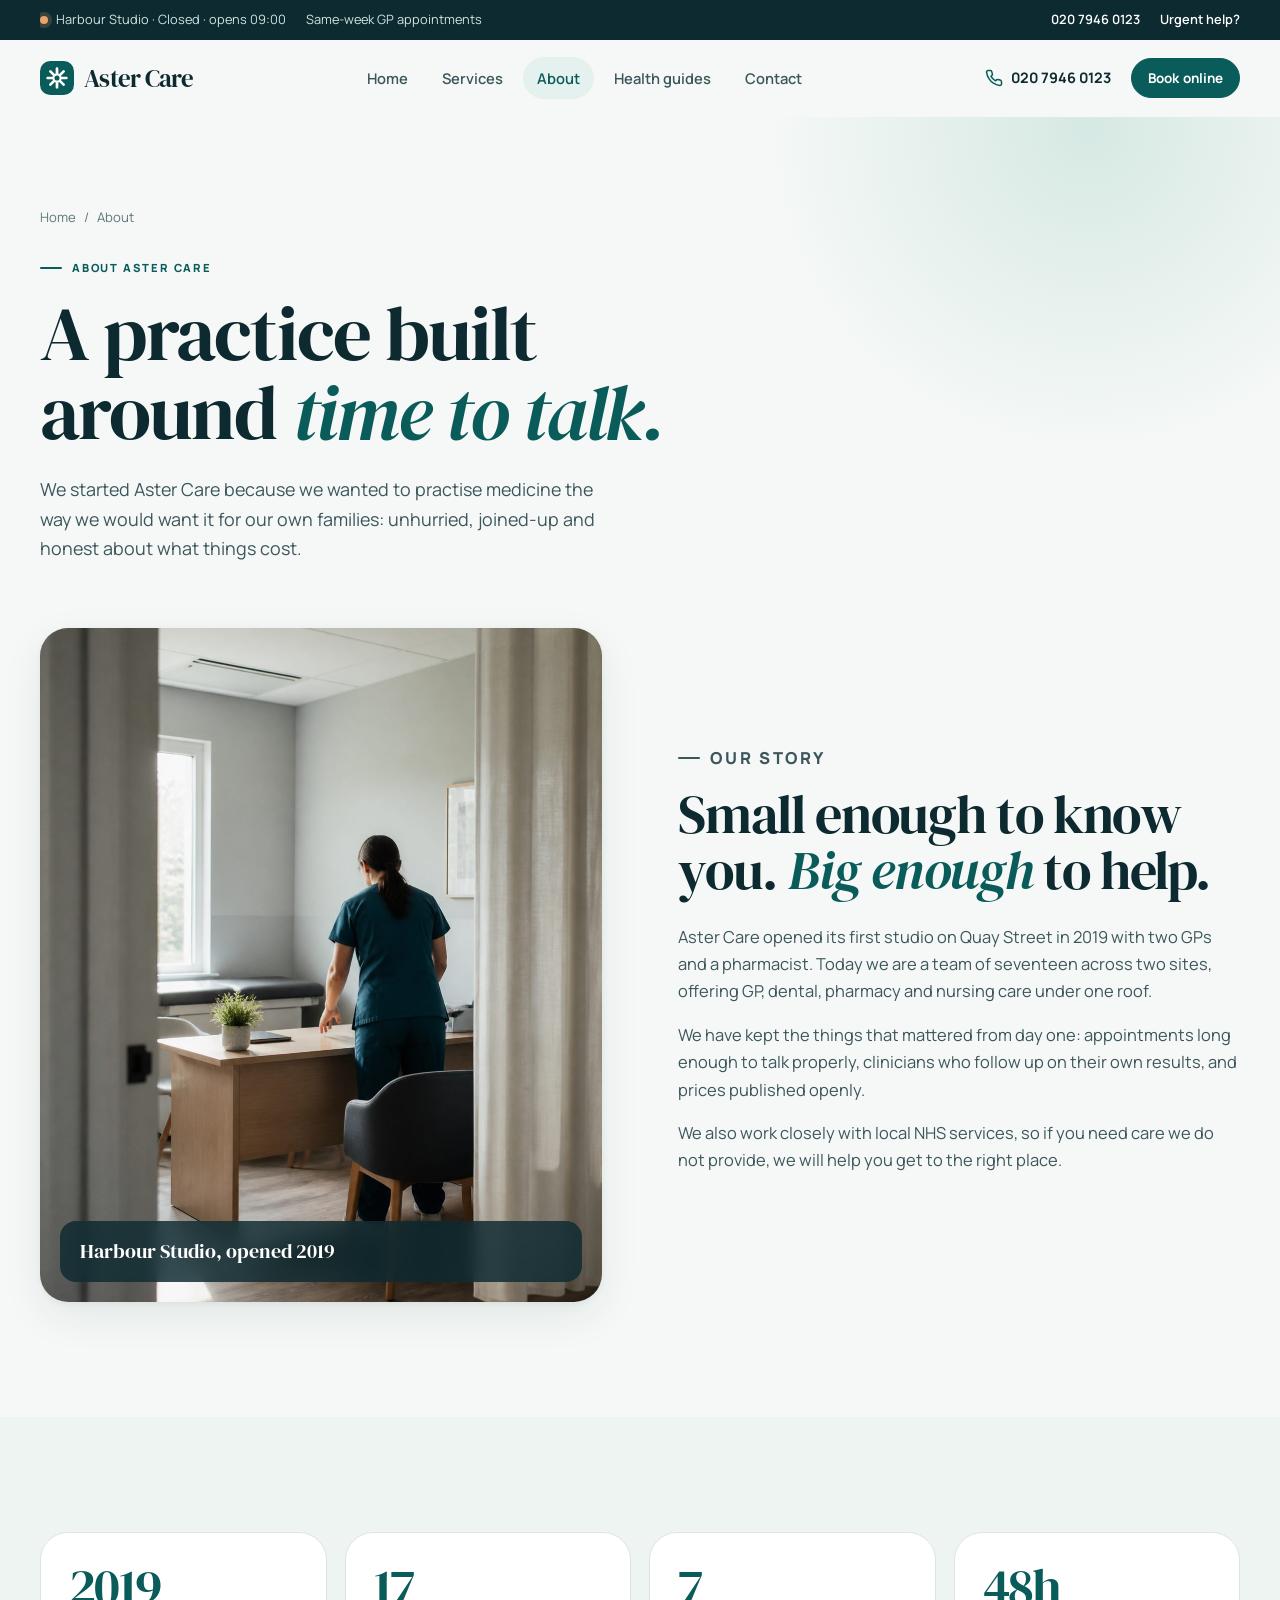
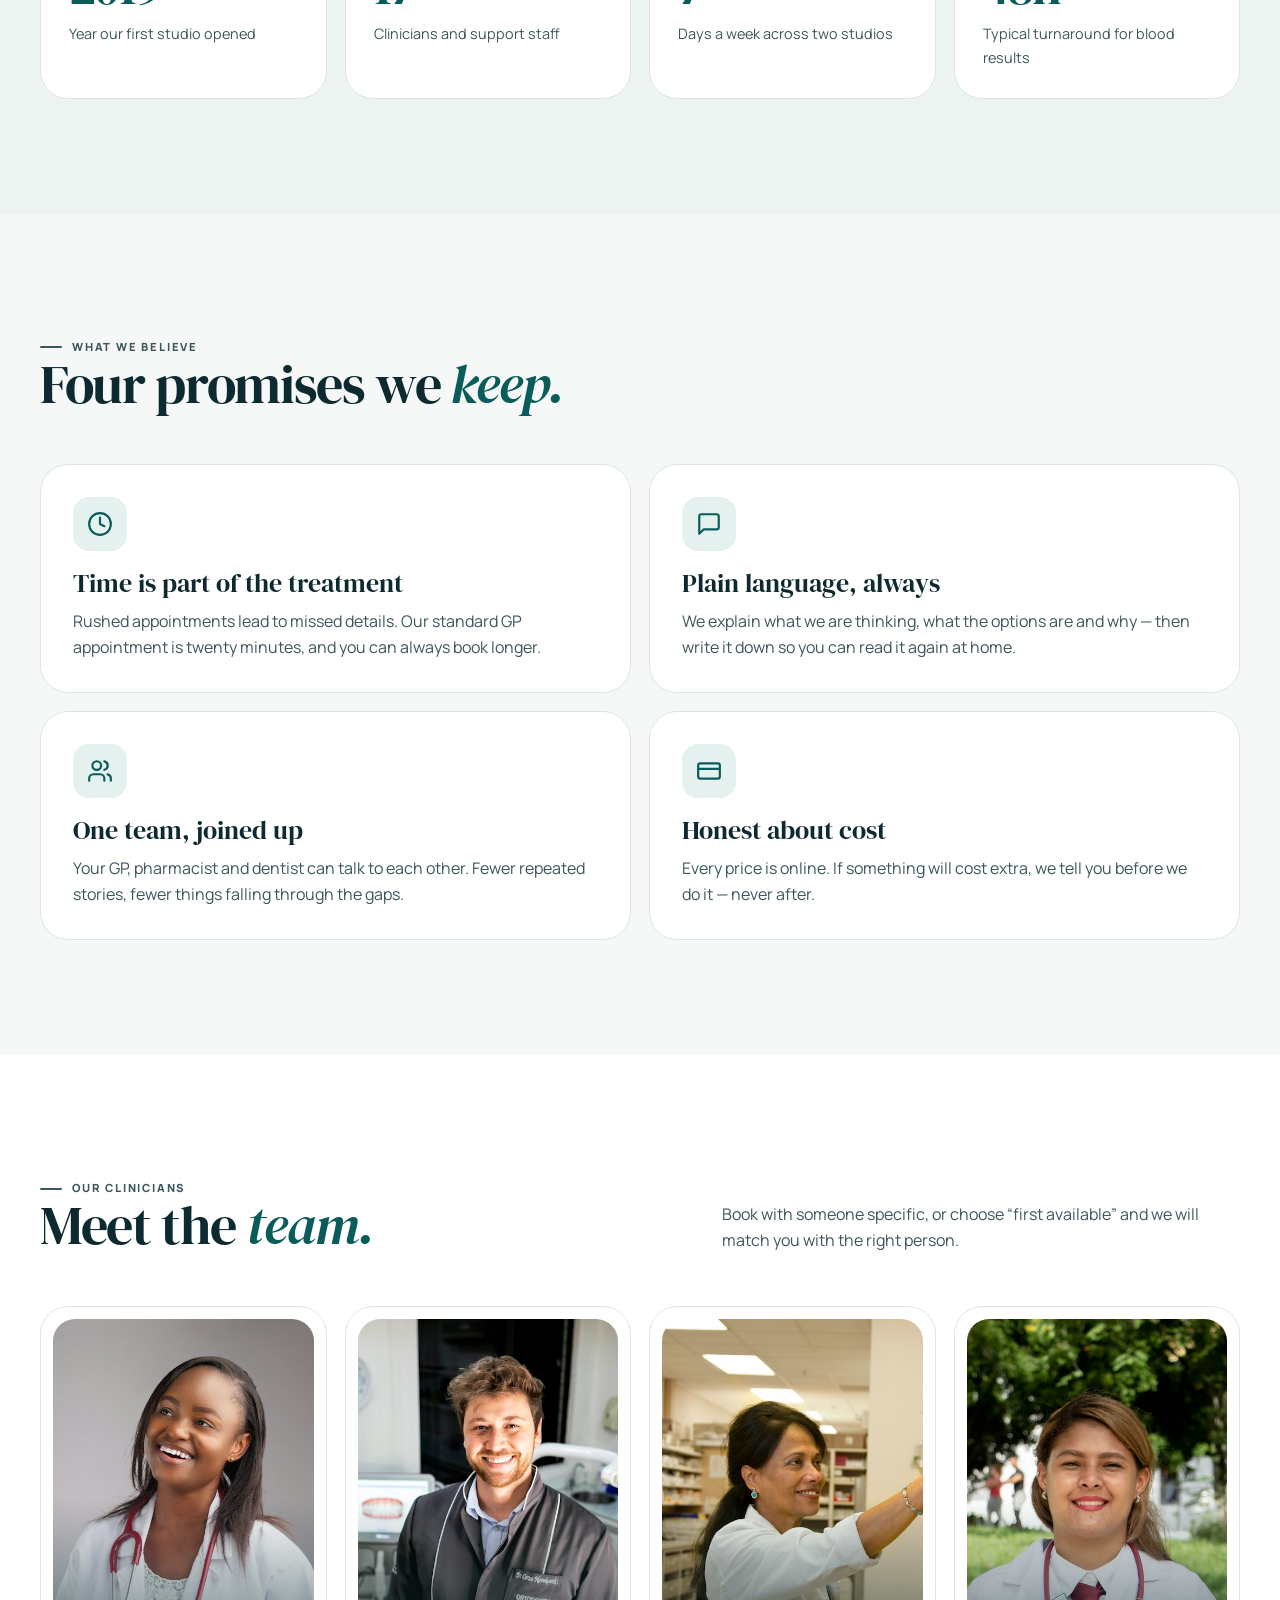
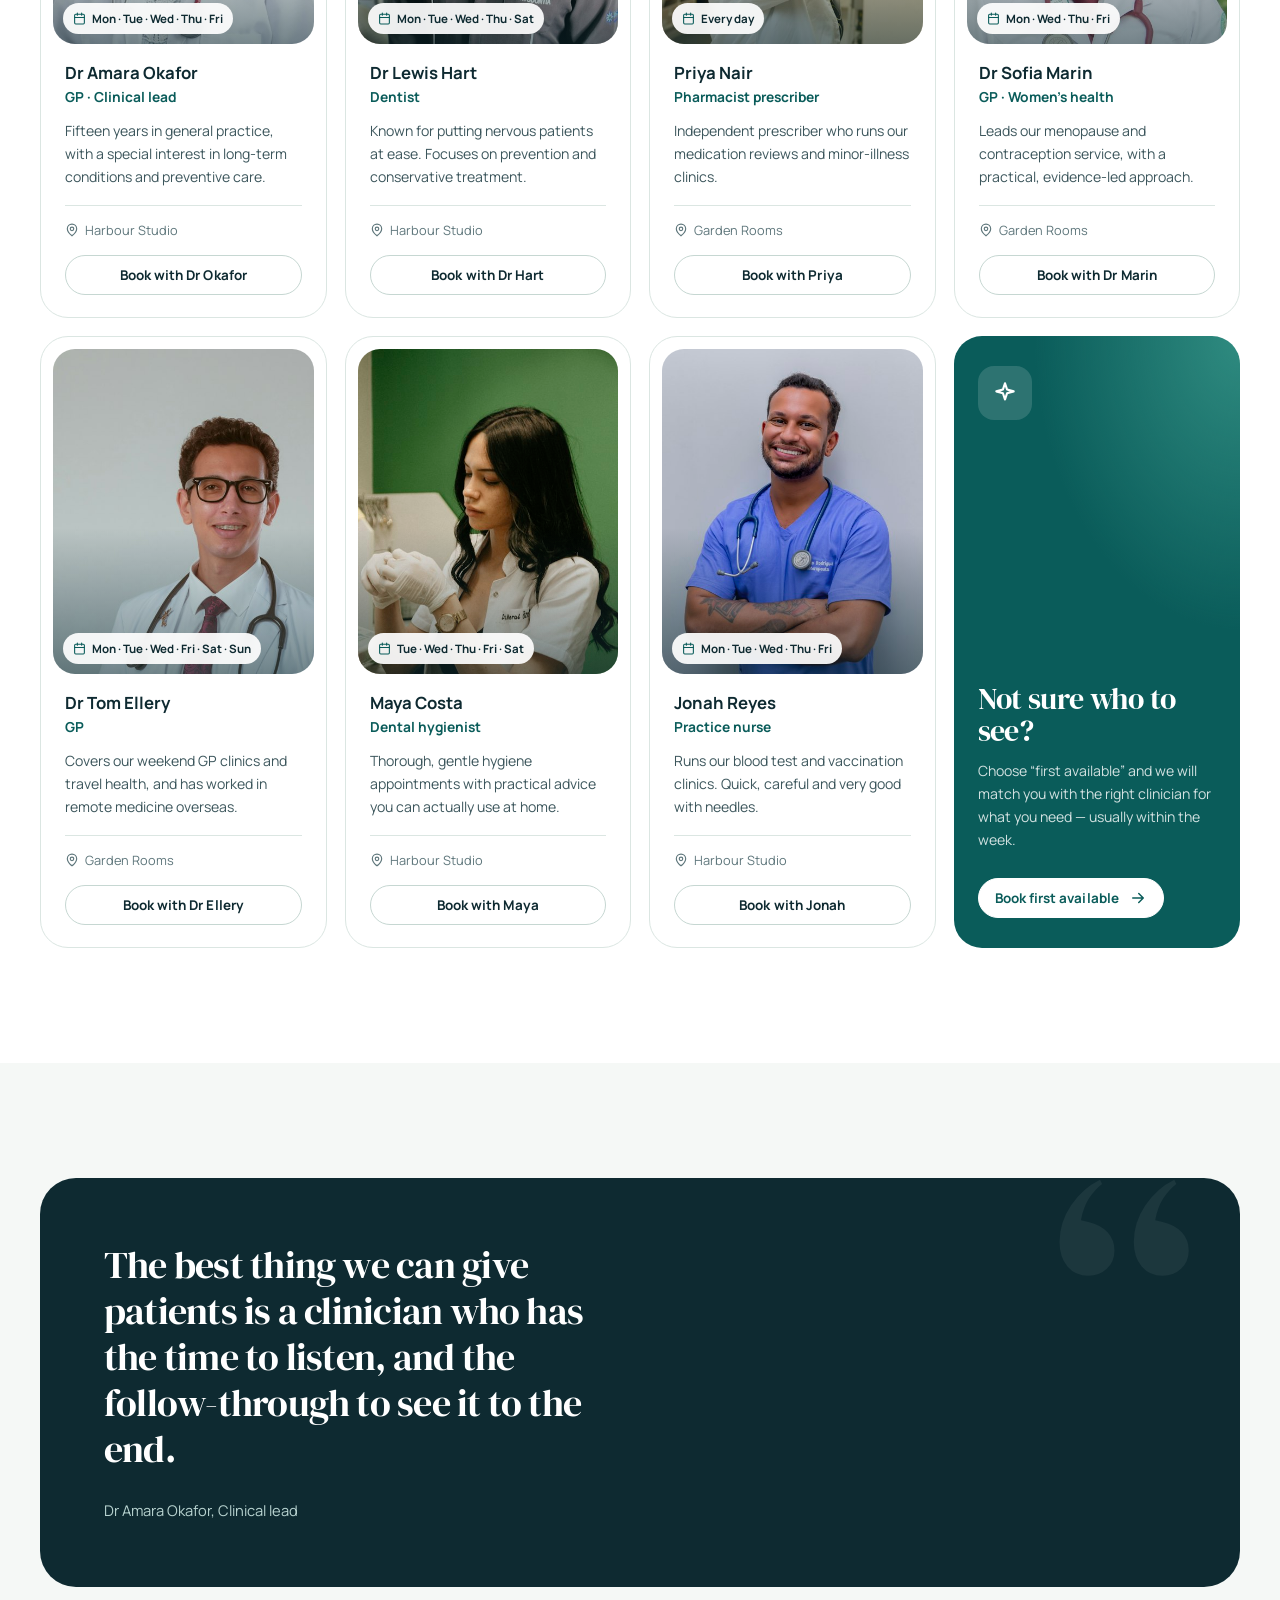
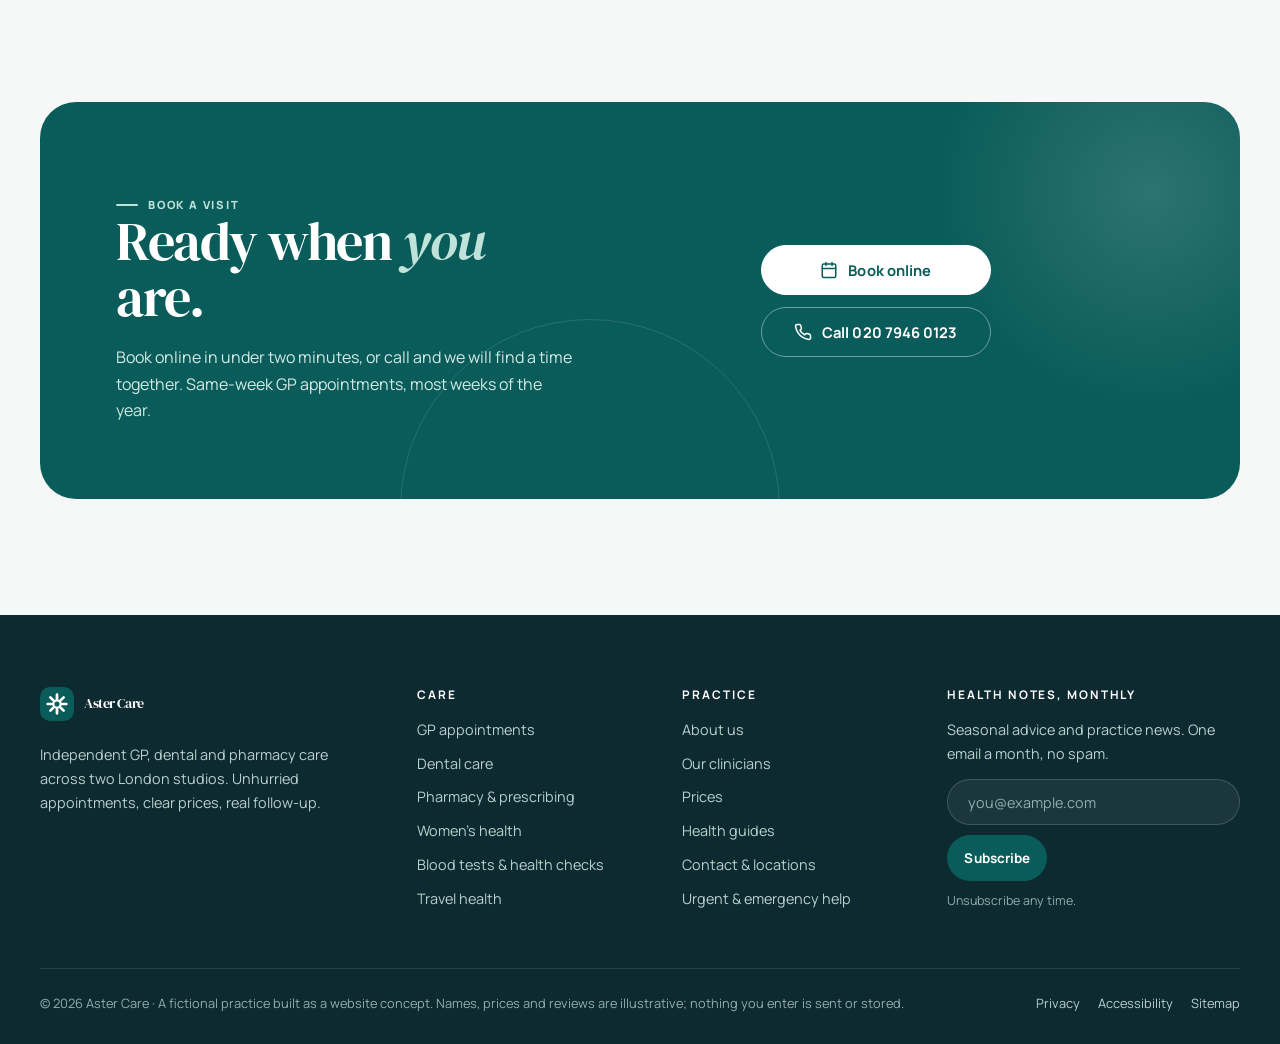
<file: mockups/clinic_landing/about.html>
<!doctype html>
<html lang="en-GB">
<head>
<meta charset="utf-8">
<meta name="viewport" content="width=device-width,initial-scale=1,viewport-fit=cover">
<title>About us — Aster Care</title>
<meta name="description" content="Aster Care is an independent practice bringing GP, dental and pharmacy care together across two London studios.">
<meta name="theme-color" content="#0e2a31">
<link rel="canonical" href="https://pharma-clinic-web-demo.vercel.app/about">
<link rel="icon" href="data:image/svg+xml,%3Csvg%20xmlns%3D%22http%3A%2F%2Fwww.w3.org%2F2000%2Fsvg%22%20viewBox%3D%220%200%2040%2040%22%3E%3Crect%20width%3D%2240%22%20height%3D%2240%22%20rx%3D%2212%22%20fill%3D%22%230a5c5a%22%2F%3E%3Cpath%20d%3D%22M20%209v22M9%2020h22M12.2%2012.2l15.6%2015.6M27.8%2012.2%2012.2%2027.8%22%20stroke%3D%22%23fff%22%20stroke-width%3D%223.2%22%20stroke-linecap%3D%22round%22%2F%3E%3Ccircle%20cx%3D%2220%22%20cy%3D%2220%22%20r%3D%224.2%22%20fill%3D%22%230a5c5a%22%20stroke%3D%22%23fff%22%20stroke-width%3D%222.4%22%2F%3E%3C%2Fsvg%3E">
<link rel="preconnect" href="https://fonts.googleapis.com">
<link rel="preconnect" href="https://fonts.gstatic.com" crossorigin>
<link rel="stylesheet" href="https://fonts.googleapis.com/css2?family=DM+Serif+Display:ital@0;1&family=Manrope:wght@400;500;600;700;800&display=swap">
<link rel="stylesheet" href="assets/site.css">
<meta property="og:type" content="website">
<meta property="og:site_name" content="Aster Care">
<meta property="og:title" content="About us — Aster Care">
<meta property="og:description" content="Aster Care is an independent practice bringing GP, dental and pharmacy care together across two London studios.">
<meta property="og:url" content="https://pharma-clinic-web-demo.vercel.app/about">
<meta property="og:image" content="https://pharma-clinic-web-demo.vercel.app/assets/og.jpg">
<meta property="og:image:width" content="1200">
<meta property="og:image:height" content="630">
<meta property="og:image:alt" content="Aster Care — healthcare that makes time for you">
<meta property="og:locale" content="en_GB">
<meta name="twitter:card" content="summary_large_image">
<link rel="apple-touch-icon" href="assets/apple-touch-icon.png"><script>document.documentElement.classList.add('js')</script>
</head>
<body>
<a class="skip" href="#main">Skip to content</a>
<div class="topbar"><div class="wrap">
<div class="topbar-left"><span class="status-dot" data-status="harbour">Harbour Studio</span><span class="hide-sm">Same-week GP appointments</span></div>
<div class="topbar-right"><a class="hide-sm" href="tel:+442079460123">020 7946 0123</a><button type="button" data-emergency>Urgent help?</button></div>
</div></div>
<header class="site-header"><nav class="nav wrap" aria-label="Main">
<a class="brand" href="index.html" aria-label="Aster Care home"><svg class="brand-mark" viewBox="0 0 40 40" aria-hidden="true"><rect width="40" height="40" rx="12" fill="#0a5c5a"/><path d="M20 9v22M9 20h22M12.2 12.2l15.6 15.6M27.8 12.2 12.2 27.8" stroke="#fff" stroke-width="3.2" stroke-linecap="round"/><circle cx="20" cy="20" r="4.2" fill="#0a5c5a" stroke="#fff" stroke-width="2.4"/></svg><span>Aster Care</span></a>
<div class="nav-links" id="nav-links"><a href="index.html">Home</a><a href="services.html">Services</a><a href="about.html" aria-current="page">About</a><a href="resources.html">Health guides</a><a href="contact.html">Contact</a></div>
<div class="nav-cta"><a class="nav-phone" href="tel:+442079460123"><svg viewBox="0 0 24 24" fill="none" stroke="currentColor" stroke-width="2" stroke-linecap="round" stroke-linejoin="round" aria-hidden="true"><path d="M22 16.9v3a2 2 0 0 1-2.2 2 19.8 19.8 0 0 1-8.6-3.1 19.5 19.5 0 0 1-6-6A19.8 19.8 0 0 1 2.1 4.2 2 2 0 0 1 4.1 2h3a2 2 0 0 1 2 1.7c.1.9.4 1.8.7 2.7a2 2 0 0 1-.5 2.1L8 9.8a16 16 0 0 0 6 6l1.3-1.3a2 2 0 0 1 2.1-.4c.9.3 1.8.6 2.7.7a2 2 0 0 1 1.7 2z"/></svg>020 7946 0123</a><button class="btn sm" type="button" data-book>Book online</button><button class="menu-toggle" type="button" aria-controls="nav-links" aria-expanded="false" aria-label="Open menu"><span></span></button></div>
</nav></header>
<main id="main">
<section class="page-hero"><div class="wrap"><nav class="crumbs" aria-label="Breadcrumb"><a href="index.html">Home</a><span aria-hidden="true">/</span><span aria-current="page">About</span></nav><p class="eyebrow">About Aster Care</p><h1>A practice built around <em>time to talk.</em></h1><p class="lead">We started Aster Care because we wanted to practise medicine the way we would want it for our own families: unhurried, joined-up and honest about what things cost.</p></div></section>
<section style="padding-top:0"><div class="wrap split">
<div class="split-media reveal"><img src="assets/clinic-room.jpg" width="1122" height="1402" alt="A consultation room at Harbour Studio, with natural light and a desk set for a conversation" loading="lazy" decoding="async"><div class="badge">Harbour Studio, opened 2019</div></div>
<div class="prose reveal"><p class="eyebrow">Our story</p><h2 style="margin-bottom:24px">Small enough to know you. <em>Big enough</em> to help.</h2><p>Aster Care opened its first studio on Quay Street in 2019 with two GPs and a pharmacist. Today we are a team of seventeen across two sites, offering GP, dental, pharmacy and nursing care under one roof.</p><p>We have kept the things that mattered from day one: appointments long enough to talk properly, clinicians who follow up on their own results, and prices published openly.</p><p>We also work closely with local NHS services, so if you need care we do not provide, we will help you get to the right place.</p></div>
</div></section>
<section class="tint-2"><div class="wrap"><div class="stats">
<div class="stat reveal"><b>2019</b><span>Year our first studio opened</span></div>
<div class="stat reveal"><b>17</b><span>Clinicians and support staff</span></div>
<div class="stat reveal"><b>7</b><span>Days a week across two studios</span></div>
<div class="stat reveal"><b>48h</b><span>Typical turnaround for blood results</span></div>
</div></div></section>
<section><div class="wrap">
<div class="section-head reveal"><div><p class="eyebrow">What we believe</p><h2>Four promises we <em>keep.</em></h2></div><span></span></div>
<div class="values">
<article class="value reveal"><div class="svc-icon"><svg viewBox="0 0 24 24" fill="none" stroke="currentColor" stroke-width="2" stroke-linecap="round" stroke-linejoin="round" aria-hidden="true"><circle cx="12" cy="12" r="10"/><path d="M12 6v6l4 2"/></svg></div><h3>Time is part of the treatment</h3><p>Rushed appointments lead to missed details. Our standard GP appointment is twenty minutes, and you can always book longer.</p></article>
<article class="value reveal"><div class="svc-icon"><svg viewBox="0 0 24 24" fill="none" stroke="currentColor" stroke-width="2" stroke-linecap="round" stroke-linejoin="round" aria-hidden="true"><path d="M21 15a2 2 0 0 1-2 2H7l-4 4V5a2 2 0 0 1 2-2h14a2 2 0 0 1 2 2z"/></svg></div><h3>Plain language, always</h3><p>We explain what we are thinking, what the options are and why — then write it down so you can read it again at home.</p></article>
<article class="value reveal"><div class="svc-icon"><svg viewBox="0 0 24 24" fill="none" stroke="currentColor" stroke-width="2" stroke-linecap="round" stroke-linejoin="round" aria-hidden="true"><path d="M16 21v-2a4 4 0 0 0-4-4H6a4 4 0 0 0-4 4v2"/><circle cx="9" cy="7" r="4"/><path d="M22 21v-2a4 4 0 0 0-3-3.9M16 3.1a4 4 0 0 1 0 7.8"/></svg></div><h3>One team, joined up</h3><p>Your GP, pharmacist and dentist can talk to each other. Fewer repeated stories, fewer things falling through the gaps.</p></article>
<article class="value reveal"><div class="svc-icon"><svg viewBox="0 0 24 24" fill="none" stroke="currentColor" stroke-width="2" stroke-linecap="round" stroke-linejoin="round" aria-hidden="true"><rect x="2" y="5" width="20" height="14" rx="2"/><path d="M2 10h20"/></svg></div><h3>Honest about cost</h3><p>Every price is online. If something will cost extra, we tell you before we do it — never after.</p></article>
</div>
</div></section>
<section class="tint" id="team" style="scroll-margin-top:80px"><div class="wrap">
<div class="section-head reveal"><div><p class="eyebrow">Our clinicians</p><h2>Meet the <em>team.</em></h2></div><p>Book with someone specific, or choose “first available” and we will match you with the right person.</p></div>
<div class="team-grid"><article class="clin reveal"><div class="clin-photo"><img src="assets/img/okafor.jpg" width="480" height="600" alt="Portrait of Dr Amara Okafor" loading="lazy" decoding="async"><span class="clin-days"><svg viewBox="0 0 24 24" fill="none" stroke="currentColor" stroke-width="2" stroke-linecap="round" stroke-linejoin="round" aria-hidden="true"><rect x="3" y="4" width="18" height="18" rx="2"/><path d="M16 2v4M8 2v4M3 10h18"/></svg>Mon · Tue · Wed · Thu · Fri</span></div><h3>Dr Amara Okafor</h3><p class="role">GP · Clinical lead</p><p>Fifteen years in general practice, with a special interest in long-term conditions and preventive care.</p><span class="where"><svg viewBox="0 0 24 24" fill="none" stroke="currentColor" stroke-width="2" stroke-linecap="round" stroke-linejoin="round" aria-hidden="true"><path d="M20 10c0 6-8 12-8 12S4 16 4 10a8 8 0 0 1 16 0z"/><circle cx="12" cy="10" r="3"/></svg>Harbour Studio</span><button class="btn ghost sm" type="button" data-book data-clinician="okafor">Book with Dr Okafor</button></article><article class="clin reveal"><div class="clin-photo"><img src="assets/img/hart.jpg" width="480" height="600" alt="Portrait of Dr Lewis Hart" loading="lazy" decoding="async"><span class="clin-days"><svg viewBox="0 0 24 24" fill="none" stroke="currentColor" stroke-width="2" stroke-linecap="round" stroke-linejoin="round" aria-hidden="true"><rect x="3" y="4" width="18" height="18" rx="2"/><path d="M16 2v4M8 2v4M3 10h18"/></svg>Mon · Tue · Wed · Thu · Sat</span></div><h3>Dr Lewis Hart</h3><p class="role">Dentist</p><p>Known for putting nervous patients at ease. Focuses on prevention and conservative treatment.</p><span class="where"><svg viewBox="0 0 24 24" fill="none" stroke="currentColor" stroke-width="2" stroke-linecap="round" stroke-linejoin="round" aria-hidden="true"><path d="M20 10c0 6-8 12-8 12S4 16 4 10a8 8 0 0 1 16 0z"/><circle cx="12" cy="10" r="3"/></svg>Harbour Studio</span><button class="btn ghost sm" type="button" data-book data-clinician="hart">Book with Dr Hart</button></article><article class="clin reveal"><div class="clin-photo"><img src="assets/img/nair.jpg" width="480" height="600" alt="Portrait of Priya Nair" loading="lazy" decoding="async"><span class="clin-days"><svg viewBox="0 0 24 24" fill="none" stroke="currentColor" stroke-width="2" stroke-linecap="round" stroke-linejoin="round" aria-hidden="true"><rect x="3" y="4" width="18" height="18" rx="2"/><path d="M16 2v4M8 2v4M3 10h18"/></svg>Every day</span></div><h3>Priya Nair</h3><p class="role">Pharmacist prescriber</p><p>Independent prescriber who runs our medication reviews and minor-illness clinics.</p><span class="where"><svg viewBox="0 0 24 24" fill="none" stroke="currentColor" stroke-width="2" stroke-linecap="round" stroke-linejoin="round" aria-hidden="true"><path d="M20 10c0 6-8 12-8 12S4 16 4 10a8 8 0 0 1 16 0z"/><circle cx="12" cy="10" r="3"/></svg>Garden Rooms</span><button class="btn ghost sm" type="button" data-book data-clinician="nair">Book with Priya</button></article><article class="clin reveal"><div class="clin-photo"><img src="assets/img/marin.jpg" width="480" height="600" alt="Portrait of Dr Sofia Marin" loading="lazy" decoding="async"><span class="clin-days"><svg viewBox="0 0 24 24" fill="none" stroke="currentColor" stroke-width="2" stroke-linecap="round" stroke-linejoin="round" aria-hidden="true"><rect x="3" y="4" width="18" height="18" rx="2"/><path d="M16 2v4M8 2v4M3 10h18"/></svg>Mon · Wed · Thu · Fri</span></div><h3>Dr Sofia Marin</h3><p class="role">GP · Women’s health</p><p>Leads our menopause and contraception service, with a practical, evidence-led approach.</p><span class="where"><svg viewBox="0 0 24 24" fill="none" stroke="currentColor" stroke-width="2" stroke-linecap="round" stroke-linejoin="round" aria-hidden="true"><path d="M20 10c0 6-8 12-8 12S4 16 4 10a8 8 0 0 1 16 0z"/><circle cx="12" cy="10" r="3"/></svg>Garden Rooms</span><button class="btn ghost sm" type="button" data-book data-clinician="marin">Book with Dr Marin</button></article><article class="clin reveal"><div class="clin-photo"><img src="assets/img/ellery.jpg" width="480" height="600" alt="Portrait of Dr Tom Ellery" loading="lazy" decoding="async"><span class="clin-days"><svg viewBox="0 0 24 24" fill="none" stroke="currentColor" stroke-width="2" stroke-linecap="round" stroke-linejoin="round" aria-hidden="true"><rect x="3" y="4" width="18" height="18" rx="2"/><path d="M16 2v4M8 2v4M3 10h18"/></svg>Mon · Tue · Wed · Fri · Sat · Sun</span></div><h3>Dr Tom Ellery</h3><p class="role">GP</p><p>Covers our weekend GP clinics and travel health, and has worked in remote medicine overseas.</p><span class="where"><svg viewBox="0 0 24 24" fill="none" stroke="currentColor" stroke-width="2" stroke-linecap="round" stroke-linejoin="round" aria-hidden="true"><path d="M20 10c0 6-8 12-8 12S4 16 4 10a8 8 0 0 1 16 0z"/><circle cx="12" cy="10" r="3"/></svg>Garden Rooms</span><button class="btn ghost sm" type="button" data-book data-clinician="ellery">Book with Dr Ellery</button></article><article class="clin reveal"><div class="clin-photo"><img src="assets/img/chen.jpg" width="480" height="600" alt="Portrait of Maya Costa" loading="lazy" decoding="async"><span class="clin-days"><svg viewBox="0 0 24 24" fill="none" stroke="currentColor" stroke-width="2" stroke-linecap="round" stroke-linejoin="round" aria-hidden="true"><rect x="3" y="4" width="18" height="18" rx="2"/><path d="M16 2v4M8 2v4M3 10h18"/></svg>Tue · Wed · Thu · Fri · Sat</span></div><h3>Maya Costa</h3><p class="role">Dental hygienist</p><p>Thorough, gentle hygiene appointments with practical advice you can actually use at home.</p><span class="where"><svg viewBox="0 0 24 24" fill="none" stroke="currentColor" stroke-width="2" stroke-linecap="round" stroke-linejoin="round" aria-hidden="true"><path d="M20 10c0 6-8 12-8 12S4 16 4 10a8 8 0 0 1 16 0z"/><circle cx="12" cy="10" r="3"/></svg>Harbour Studio</span><button class="btn ghost sm" type="button" data-book data-clinician="chen">Book with Maya</button></article><article class="clin reveal"><div class="clin-photo"><img src="assets/img/reyes.jpg" width="480" height="600" alt="Portrait of Jonah Reyes" loading="lazy" decoding="async"><span class="clin-days"><svg viewBox="0 0 24 24" fill="none" stroke="currentColor" stroke-width="2" stroke-linecap="round" stroke-linejoin="round" aria-hidden="true"><rect x="3" y="4" width="18" height="18" rx="2"/><path d="M16 2v4M8 2v4M3 10h18"/></svg>Mon · Tue · Wed · Thu · Fri</span></div><h3>Jonah Reyes</h3><p class="role">Practice nurse</p><p>Runs our blood test and vaccination clinics. Quick, careful and very good with needles.</p><span class="where"><svg viewBox="0 0 24 24" fill="none" stroke="currentColor" stroke-width="2" stroke-linecap="round" stroke-linejoin="round" aria-hidden="true"><path d="M20 10c0 6-8 12-8 12S4 16 4 10a8 8 0 0 1 16 0z"/><circle cx="12" cy="10" r="3"/></svg>Harbour Studio</span><button class="btn ghost sm" type="button" data-book data-clinician="reyes">Book with Jonah</button></article><article class="clin clin-cta reveal"><span class="svc-icon"><svg viewBox="0 0 24 24" fill="none" stroke="currentColor" stroke-width="2" stroke-linecap="round" stroke-linejoin="round" aria-hidden="true"><path d="M12 3l1.9 5.8L20 10.5l-6.1 1.7L12 18l-1.9-5.8L4 10.5l6.1-1.7z"/></svg></span><h3>Not sure who to see?</h3><p>Choose “first available” and we will match you with the right clinician for what you need — usually within the week.</p><button class="btn light sm" type="button" data-book data-clinician="any">Book first available <svg viewBox="0 0 24 24" fill="none" stroke="currentColor" stroke-width="2" stroke-linecap="round" stroke-linejoin="round" aria-hidden="true"><path d="M5 12h14M13 6l6 6-6 6"/></svg></button></article></div>
</div></section>
<section><div class="wrap"><figure class="quote-xl reveal"><blockquote>The best thing we can give patients is a clinician who has the time to listen, and the follow-through to see it to the end.</blockquote><figcaption>Dr Amara Okafor, Clinical lead</figcaption></figure></div></section>
<section class="cta"><div class="wrap"><div class="cta-box reveal"><div><p class="eyebrow">Book a visit</p><h2>Ready when <em>you</em> are.</h2><p>Book online in under two minutes, or call and we will find a time together. Same-week GP appointments, most weeks of the year.</p></div><div class="cta-side"><button class="btn light" type="button" data-book><svg viewBox="0 0 24 24" fill="none" stroke="currentColor" stroke-width="2" stroke-linecap="round" stroke-linejoin="round" aria-hidden="true"><rect x="3" y="4" width="18" height="18" rx="2"/><path d="M16 2v4M8 2v4M3 10h18"/></svg>Book online</button><a class="btn ghost" href="tel:+442079460123"><svg viewBox="0 0 24 24" fill="none" stroke="currentColor" stroke-width="2" stroke-linecap="round" stroke-linejoin="round" aria-hidden="true"><path d="M22 16.9v3a2 2 0 0 1-2.2 2 19.8 19.8 0 0 1-8.6-3.1 19.5 19.5 0 0 1-6-6A19.8 19.8 0 0 1 2.1 4.2 2 2 0 0 1 4.1 2h3a2 2 0 0 1 2 1.7c.1.9.4 1.8.7 2.7a2 2 0 0 1-.5 2.1L8 9.8a16 16 0 0 0 6 6l1.3-1.3a2 2 0 0 1 2.1-.4c.9.3 1.8.6 2.7.7a2 2 0 0 1 1.7 2z"/></svg>Call 020 7946 0123</a></div></div></div></section>
</main>
<footer class="site-footer"><div class="wrap">
<div class="foot-grid">
<div><a class="brand" href="index.html" aria-label="Aster Care home"><svg class="brand-mark" viewBox="0 0 40 40" aria-hidden="true"><rect width="40" height="40" rx="12" fill="#0a5c5a"/><path d="M20 9v22M9 20h22M12.2 12.2l15.6 15.6M27.8 12.2 12.2 27.8" stroke="#fff" stroke-width="3.2" stroke-linecap="round"/><circle cx="20" cy="20" r="4.2" fill="#0a5c5a" stroke="#fff" stroke-width="2.4"/></svg><span>Aster Care</span></a><p>Independent GP, dental and pharmacy care across two London studios. Unhurried appointments, clear prices, real follow-up.</p></div>
<div><h3>Care</h3><ul><li><a href="services.html#general">GP appointments</a></li><li><a href="services.html#dental">Dental care</a></li><li><a href="services.html#pharmacy">Pharmacy & prescribing</a></li><li><a href="services.html#womens">Women’s health</a></li><li><a href="services.html#diagnostics">Blood tests & health checks</a></li><li><a href="services.html#travel">Travel health</a></li></ul></div>
<div><h3>Practice</h3><ul><li><a href="about.html">About us</a></li><li><a href="about.html#team">Our clinicians</a></li><li><a href="services.html#prices">Prices</a></li><li><a href="resources.html">Health guides</a></li><li><a href="contact.html">Contact &amp; locations</a></li><li><button class="fbtn" type="button" data-emergency>Urgent &amp; emergency help</button></li></ul></div>
<div class="foot-news"><h3>Health notes, monthly</h3><p style="margin-top:0">Seasonal advice and practice news. One email a month, no spam.</p>
<form class="inline-form" data-demo-form style="margin-top:14px" novalidate><label class="sr" for="news-email">Email address</label><input class="input" id="news-email" type="email" name="email" autocomplete="email" placeholder="you@example.com" required><button class="btn sm" type="submit">Subscribe</button></form>
<p class="note" data-form-msg aria-live="polite">Unsubscribe any time.</p></div>
</div>
<div class="foot-base"><span>© 2026 Aster Care · A fictional practice built as a website concept. Names, prices and reviews are illustrative; nothing you enter is sent or stored.</span><nav aria-label="Legal"><a href="privacy.html">Privacy</a><a href="accessibility.html">Accessibility</a><a href="sitemap.xml">Sitemap</a></nav></div>
</div></footer>
<button class="btn mobile-book" type="button" data-book><svg viewBox="0 0 24 24" fill="none" stroke="currentColor" stroke-width="2" stroke-linecap="round" stroke-linejoin="round" aria-hidden="true"><rect x="3" y="4" width="18" height="18" rx="2"/><path d="M16 2v4M8 2v4M3 10h18"/></svg>Book an appointment</button>
<button class="to-top" type="button" aria-label="Back to top"><svg viewBox="0 0 24 24" fill="none" stroke="currentColor" stroke-width="2" stroke-linecap="round" stroke-linejoin="round" aria-hidden="true"><path d="M12 19V5M5 12l7-7 7 7"/></svg></button>
<script src="assets/site.js" defer></script>
</body>
</html>
</file>
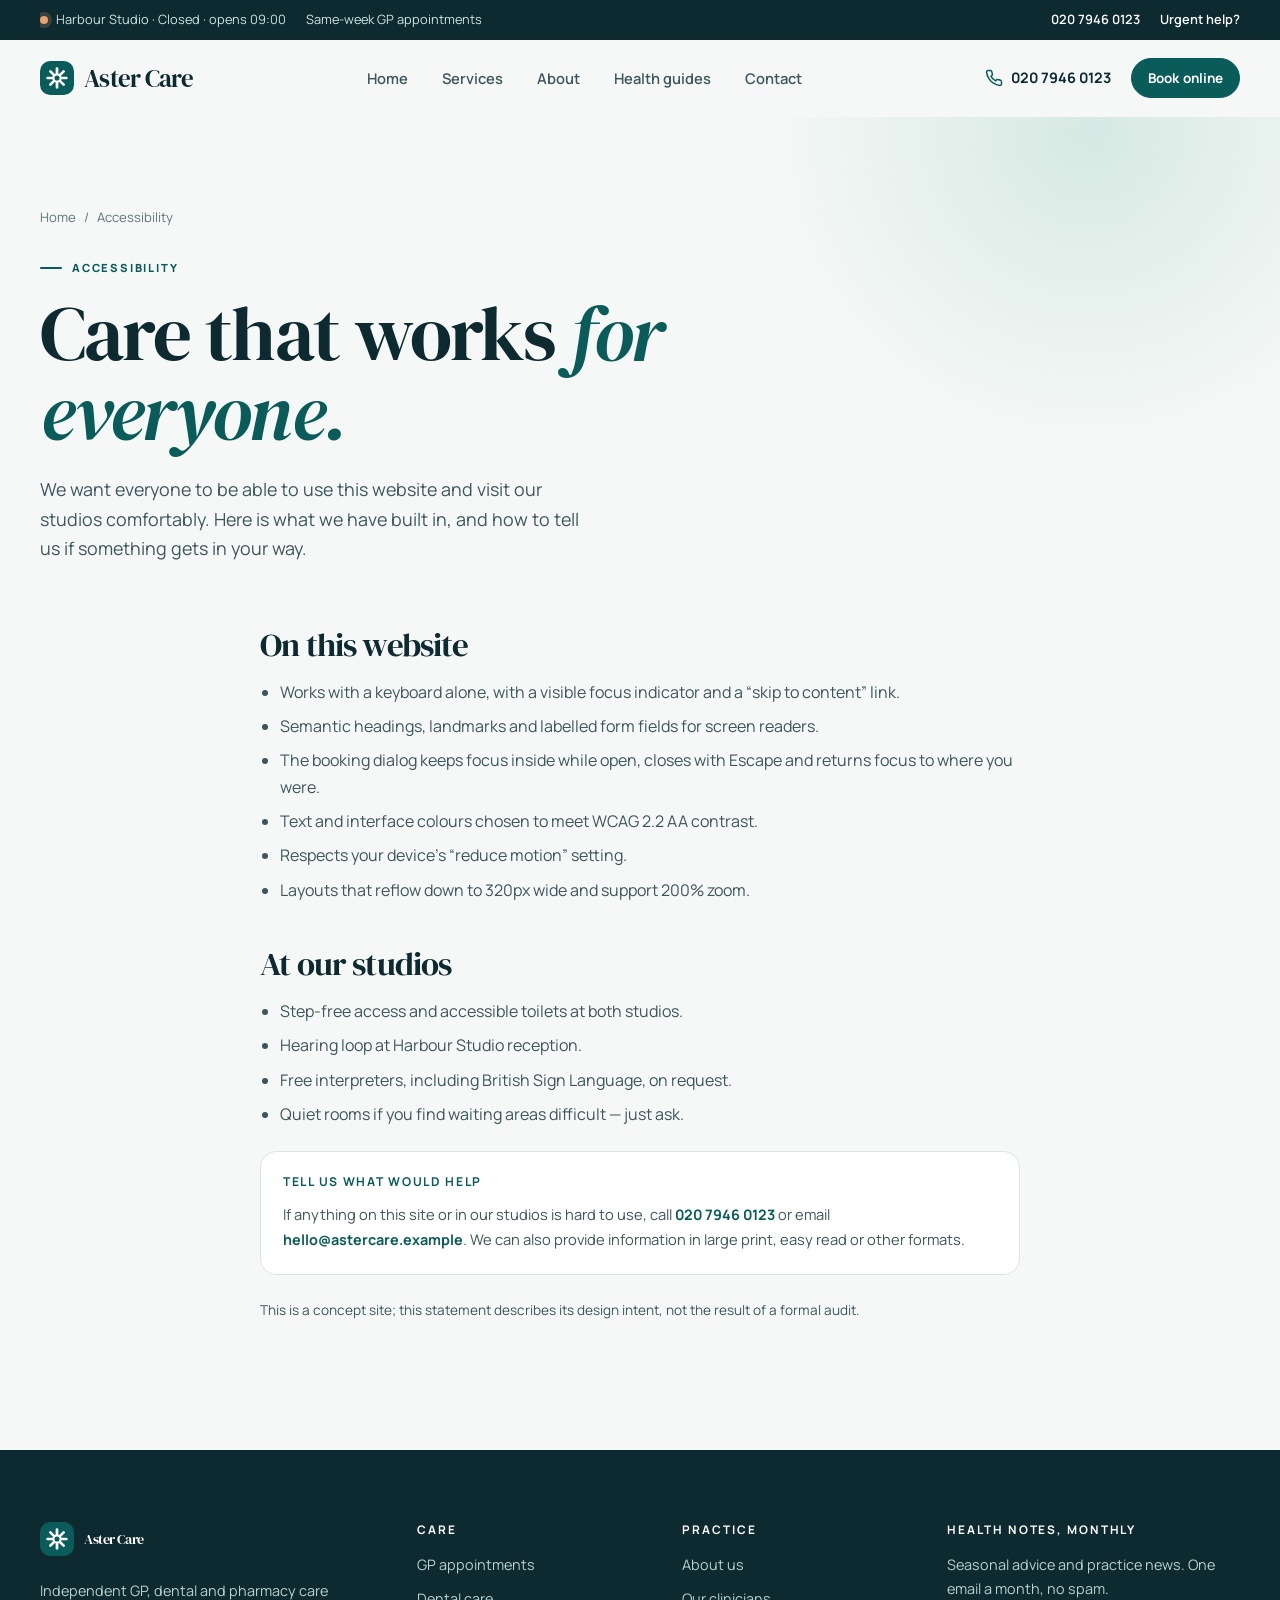
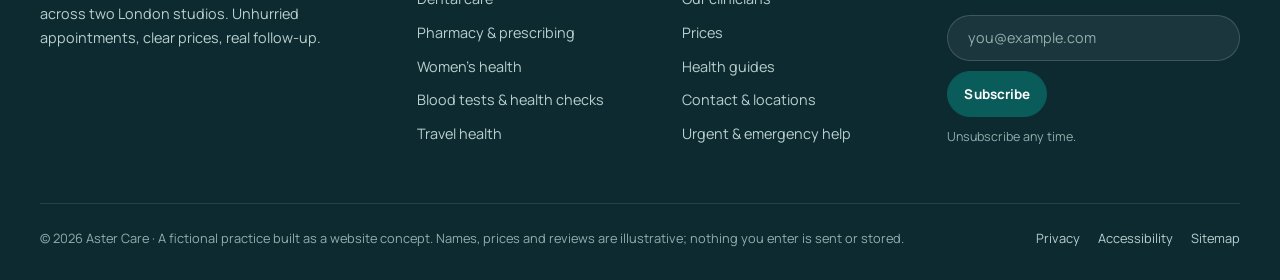
<file: mockups/clinic_landing/accessibility.html>
<!doctype html>
<html lang="en-GB">
<head>
<meta charset="utf-8">
<meta name="viewport" content="width=device-width,initial-scale=1,viewport-fit=cover">
<title>Accessibility — Aster Care</title>
<meta name="description" content="Accessibility features of the Aster Care website and studios.">
<meta name="theme-color" content="#0e2a31">
<link rel="canonical" href="https://pharma-clinic-web-demo.vercel.app/accessibility">
<link rel="icon" href="data:image/svg+xml,%3Csvg%20xmlns%3D%22http%3A%2F%2Fwww.w3.org%2F2000%2Fsvg%22%20viewBox%3D%220%200%2040%2040%22%3E%3Crect%20width%3D%2240%22%20height%3D%2240%22%20rx%3D%2212%22%20fill%3D%22%230a5c5a%22%2F%3E%3Cpath%20d%3D%22M20%209v22M9%2020h22M12.2%2012.2l15.6%2015.6M27.8%2012.2%2012.2%2027.8%22%20stroke%3D%22%23fff%22%20stroke-width%3D%223.2%22%20stroke-linecap%3D%22round%22%2F%3E%3Ccircle%20cx%3D%2220%22%20cy%3D%2220%22%20r%3D%224.2%22%20fill%3D%22%230a5c5a%22%20stroke%3D%22%23fff%22%20stroke-width%3D%222.4%22%2F%3E%3C%2Fsvg%3E">
<link rel="preconnect" href="https://fonts.googleapis.com">
<link rel="preconnect" href="https://fonts.gstatic.com" crossorigin>
<link rel="stylesheet" href="https://fonts.googleapis.com/css2?family=DM+Serif+Display:ital@0;1&family=Manrope:wght@400;500;600;700;800&display=swap">
<link rel="stylesheet" href="assets/site.css">
<meta property="og:type" content="website">
<meta property="og:site_name" content="Aster Care">
<meta property="og:title" content="Accessibility — Aster Care">
<meta property="og:description" content="Accessibility features of the Aster Care website and studios.">
<meta property="og:url" content="https://pharma-clinic-web-demo.vercel.app/accessibility">
<meta property="og:image" content="https://pharma-clinic-web-demo.vercel.app/assets/og.jpg">
<meta property="og:image:width" content="1200">
<meta property="og:image:height" content="630">
<meta property="og:image:alt" content="Aster Care — healthcare that makes time for you">
<meta property="og:locale" content="en_GB">
<meta name="twitter:card" content="summary_large_image">
<link rel="apple-touch-icon" href="assets/apple-touch-icon.png"><script>document.documentElement.classList.add('js')</script>
</head>
<body>
<a class="skip" href="#main">Skip to content</a>
<div class="topbar"><div class="wrap">
<div class="topbar-left"><span class="status-dot" data-status="harbour">Harbour Studio</span><span class="hide-sm">Same-week GP appointments</span></div>
<div class="topbar-right"><a class="hide-sm" href="tel:+442079460123">020 7946 0123</a><button type="button" data-emergency>Urgent help?</button></div>
</div></div>
<header class="site-header"><nav class="nav wrap" aria-label="Main">
<a class="brand" href="index.html" aria-label="Aster Care home"><svg class="brand-mark" viewBox="0 0 40 40" aria-hidden="true"><rect width="40" height="40" rx="12" fill="#0a5c5a"/><path d="M20 9v22M9 20h22M12.2 12.2l15.6 15.6M27.8 12.2 12.2 27.8" stroke="#fff" stroke-width="3.2" stroke-linecap="round"/><circle cx="20" cy="20" r="4.2" fill="#0a5c5a" stroke="#fff" stroke-width="2.4"/></svg><span>Aster Care</span></a>
<div class="nav-links" id="nav-links"><a href="index.html">Home</a><a href="services.html">Services</a><a href="about.html">About</a><a href="resources.html">Health guides</a><a href="contact.html">Contact</a></div>
<div class="nav-cta"><a class="nav-phone" href="tel:+442079460123"><svg viewBox="0 0 24 24" fill="none" stroke="currentColor" stroke-width="2" stroke-linecap="round" stroke-linejoin="round" aria-hidden="true"><path d="M22 16.9v3a2 2 0 0 1-2.2 2 19.8 19.8 0 0 1-8.6-3.1 19.5 19.5 0 0 1-6-6A19.8 19.8 0 0 1 2.1 4.2 2 2 0 0 1 4.1 2h3a2 2 0 0 1 2 1.7c.1.9.4 1.8.7 2.7a2 2 0 0 1-.5 2.1L8 9.8a16 16 0 0 0 6 6l1.3-1.3a2 2 0 0 1 2.1-.4c.9.3 1.8.6 2.7.7a2 2 0 0 1 1.7 2z"/></svg>020 7946 0123</a><button class="btn sm" type="button" data-book>Book online</button><button class="menu-toggle" type="button" aria-controls="nav-links" aria-expanded="false" aria-label="Open menu"><span></span></button></div>
</nav></header>
<main id="main">
<section class="page-hero"><div class="wrap"><nav class="crumbs" aria-label="Breadcrumb"><a href="index.html">Home</a><span aria-hidden="true">/</span><span aria-current="page">Accessibility</span></nav><p class="eyebrow">Accessibility</p><h1>Care that works <em>for everyone.</em></h1><p class="lead">We want everyone to be able to use this website and visit our studios comfortably. Here is what we have built in, and how to tell us if something gets in your way.</p></div></section>
<section style="padding-top:0"><div class="wrap legal reveal">
<h2>On this website</h2><ul>
<li>Works with a keyboard alone, with a visible focus indicator and a “skip to content” link.</li>
<li>Semantic headings, landmarks and labelled form fields for screen readers.</li>
<li>The booking dialog keeps focus inside while open, closes with Escape and returns focus to where you were.</li>
<li>Text and interface colours chosen to meet WCAG 2.2 AA contrast.</li>
<li>Respects your device’s “reduce motion” setting.</li>
<li>Layouts that reflow down to 320px wide and support 200% zoom.</li></ul>
<h2>At our studios</h2><ul>
<li>Step-free access and accessible toilets at both studios.</li>
<li>Hearing loop at Harbour Studio reception.</li>
<li>Free interpreters, including British Sign Language, on request.</li>
<li>Quiet rooms if you find waiting areas difficult — just ask.</li></ul>
<div class="box"><h3>Tell us what would help</h3><p>If anything on this site or in our studios is hard to use, call <a class="link" href="tel:+442079460123">020 7946 0123</a> or email <a class="link" href="mailto:hello@astercare.example">hello@astercare.example</a>. We can also provide information in large print, easy read or other formats.</p></div>
<p class="muted small">This is a concept site; this statement describes its design intent, not the result of a formal audit.</p>
</div></section>
</main>
<footer class="site-footer"><div class="wrap">
<div class="foot-grid">
<div><a class="brand" href="index.html" aria-label="Aster Care home"><svg class="brand-mark" viewBox="0 0 40 40" aria-hidden="true"><rect width="40" height="40" rx="12" fill="#0a5c5a"/><path d="M20 9v22M9 20h22M12.2 12.2l15.6 15.6M27.8 12.2 12.2 27.8" stroke="#fff" stroke-width="3.2" stroke-linecap="round"/><circle cx="20" cy="20" r="4.2" fill="#0a5c5a" stroke="#fff" stroke-width="2.4"/></svg><span>Aster Care</span></a><p>Independent GP, dental and pharmacy care across two London studios. Unhurried appointments, clear prices, real follow-up.</p></div>
<div><h3>Care</h3><ul><li><a href="services.html#general">GP appointments</a></li><li><a href="services.html#dental">Dental care</a></li><li><a href="services.html#pharmacy">Pharmacy & prescribing</a></li><li><a href="services.html#womens">Women’s health</a></li><li><a href="services.html#diagnostics">Blood tests & health checks</a></li><li><a href="services.html#travel">Travel health</a></li></ul></div>
<div><h3>Practice</h3><ul><li><a href="about.html">About us</a></li><li><a href="about.html#team">Our clinicians</a></li><li><a href="services.html#prices">Prices</a></li><li><a href="resources.html">Health guides</a></li><li><a href="contact.html">Contact &amp; locations</a></li><li><button class="fbtn" type="button" data-emergency>Urgent &amp; emergency help</button></li></ul></div>
<div class="foot-news"><h3>Health notes, monthly</h3><p style="margin-top:0">Seasonal advice and practice news. One email a month, no spam.</p>
<form class="inline-form" data-demo-form style="margin-top:14px" novalidate><label class="sr" for="news-email">Email address</label><input class="input" id="news-email" type="email" name="email" autocomplete="email" placeholder="you@example.com" required><button class="btn sm" type="submit">Subscribe</button></form>
<p class="note" data-form-msg aria-live="polite">Unsubscribe any time.</p></div>
</div>
<div class="foot-base"><span>© 2026 Aster Care · A fictional practice built as a website concept. Names, prices and reviews are illustrative; nothing you enter is sent or stored.</span><nav aria-label="Legal"><a href="privacy.html">Privacy</a><a href="accessibility.html">Accessibility</a><a href="sitemap.xml">Sitemap</a></nav></div>
</div></footer>
<button class="btn mobile-book" type="button" data-book><svg viewBox="0 0 24 24" fill="none" stroke="currentColor" stroke-width="2" stroke-linecap="round" stroke-linejoin="round" aria-hidden="true"><rect x="3" y="4" width="18" height="18" rx="2"/><path d="M16 2v4M8 2v4M3 10h18"/></svg>Book an appointment</button>
<button class="to-top" type="button" aria-label="Back to top"><svg viewBox="0 0 24 24" fill="none" stroke="currentColor" stroke-width="2" stroke-linecap="round" stroke-linejoin="round" aria-hidden="true"><path d="M12 19V5M5 12l7-7 7 7"/></svg></button>
<script src="assets/site.js" defer></script>
</body>
</html>
</file>
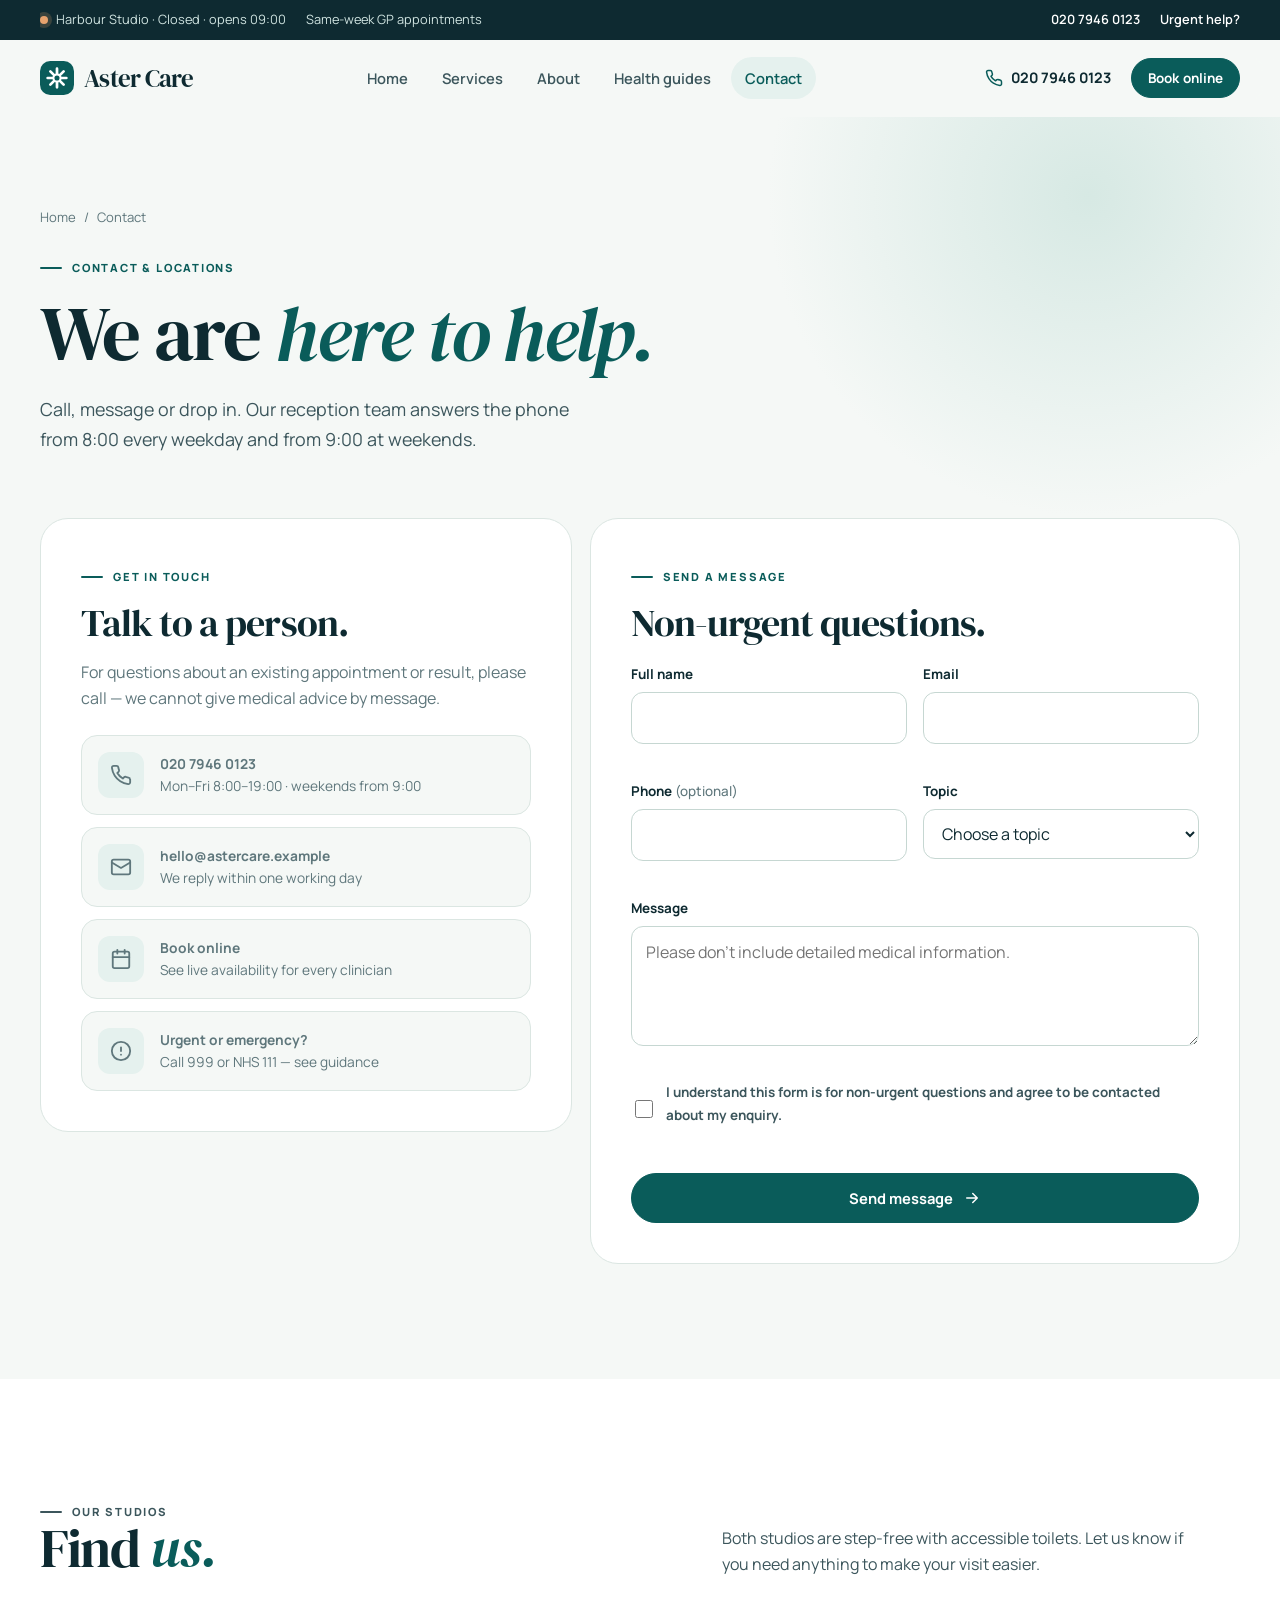
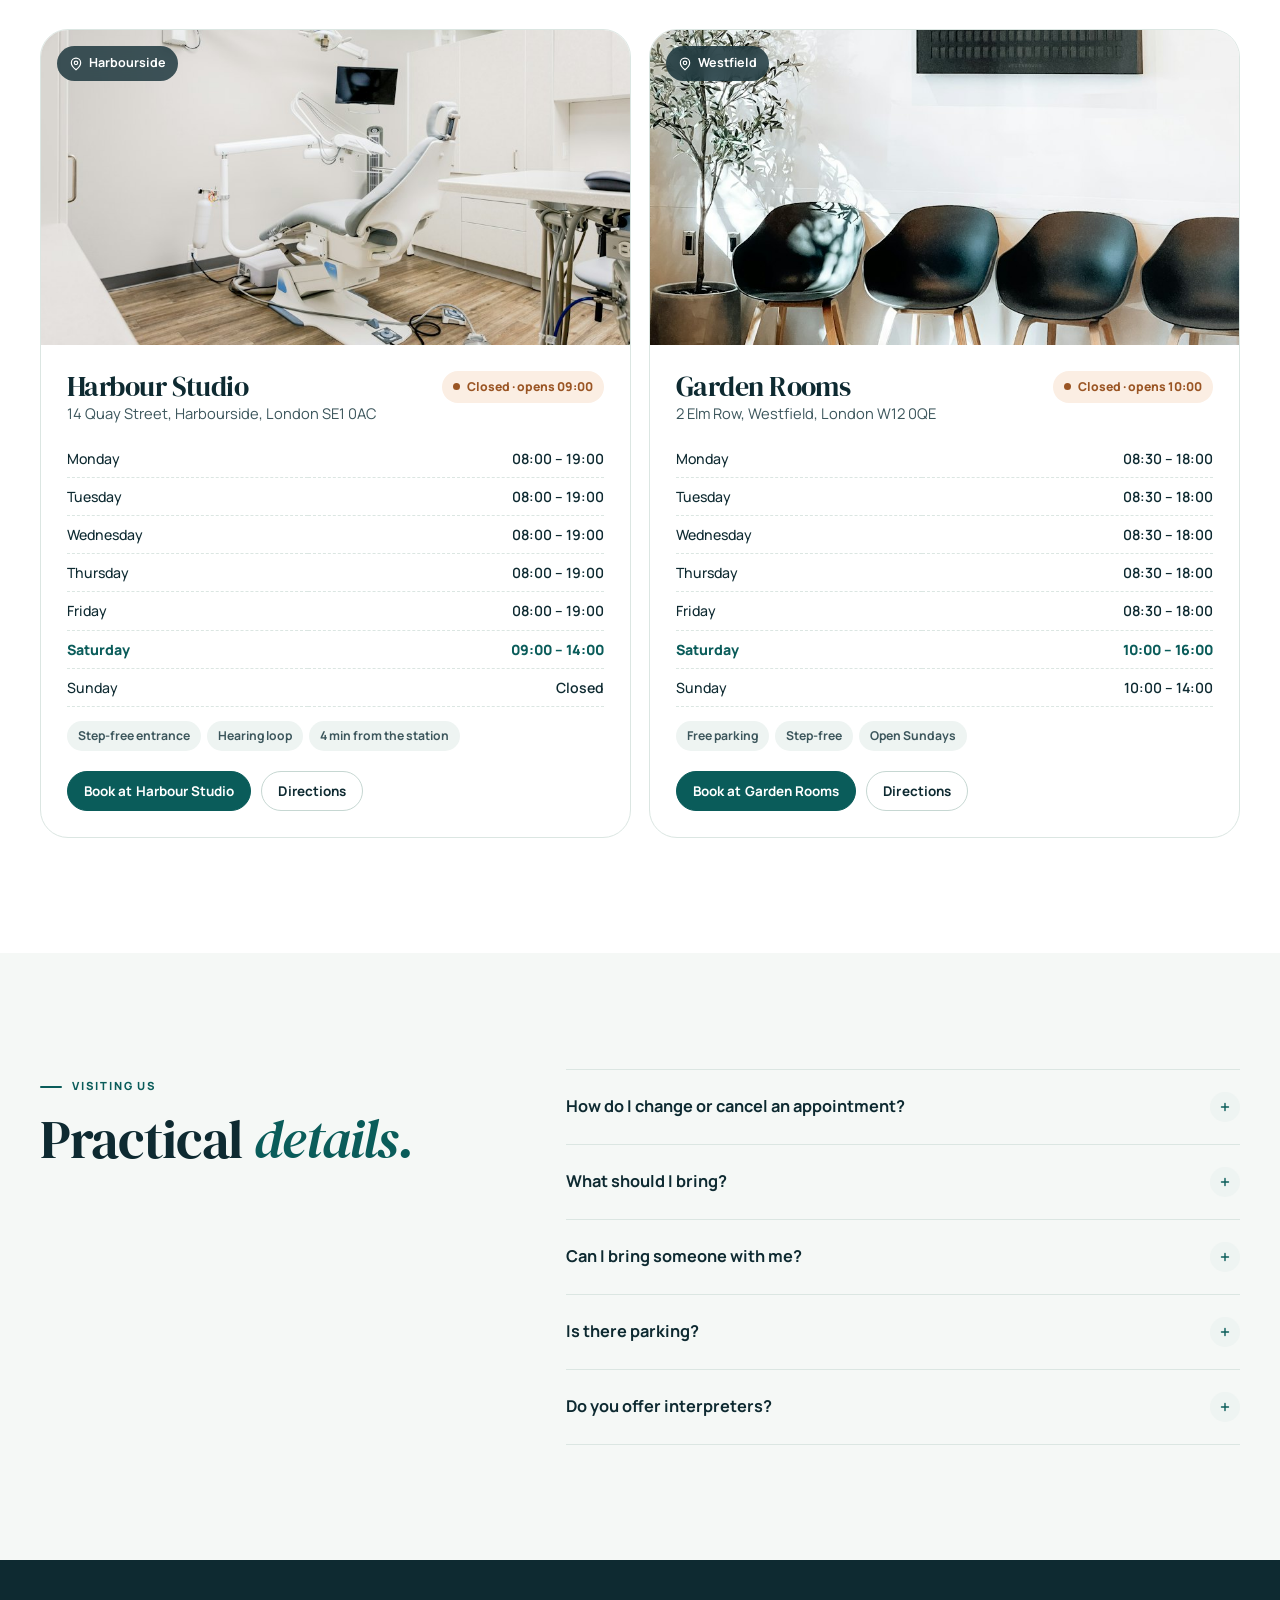
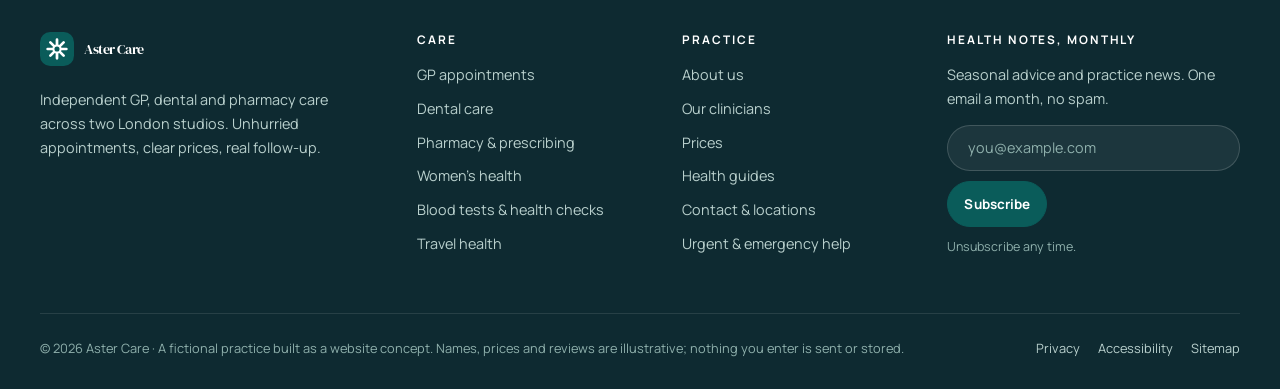
<file: mockups/clinic_landing/contact.html>
<!doctype html>
<html lang="en-GB">
<head>
<meta charset="utf-8">
<meta name="viewport" content="width=device-width,initial-scale=1,viewport-fit=cover">
<title>Contact & locations — Aster Care</title>
<meta name="description" content="Find Aster Care at Harbour Studio and Garden Rooms. Opening hours, directions, phone and messaging.">
<meta name="theme-color" content="#0e2a31">
<link rel="canonical" href="https://pharma-clinic-web-demo.vercel.app/contact">
<link rel="icon" href="data:image/svg+xml,%3Csvg%20xmlns%3D%22http%3A%2F%2Fwww.w3.org%2F2000%2Fsvg%22%20viewBox%3D%220%200%2040%2040%22%3E%3Crect%20width%3D%2240%22%20height%3D%2240%22%20rx%3D%2212%22%20fill%3D%22%230a5c5a%22%2F%3E%3Cpath%20d%3D%22M20%209v22M9%2020h22M12.2%2012.2l15.6%2015.6M27.8%2012.2%2012.2%2027.8%22%20stroke%3D%22%23fff%22%20stroke-width%3D%223.2%22%20stroke-linecap%3D%22round%22%2F%3E%3Ccircle%20cx%3D%2220%22%20cy%3D%2220%22%20r%3D%224.2%22%20fill%3D%22%230a5c5a%22%20stroke%3D%22%23fff%22%20stroke-width%3D%222.4%22%2F%3E%3C%2Fsvg%3E">
<link rel="preconnect" href="https://fonts.googleapis.com">
<link rel="preconnect" href="https://fonts.gstatic.com" crossorigin>
<link rel="stylesheet" href="https://fonts.googleapis.com/css2?family=DM+Serif+Display:ital@0;1&family=Manrope:wght@400;500;600;700;800&display=swap">
<link rel="stylesheet" href="assets/site.css">
<meta property="og:type" content="website">
<meta property="og:site_name" content="Aster Care">
<meta property="og:title" content="Contact & locations — Aster Care">
<meta property="og:description" content="Find Aster Care at Harbour Studio and Garden Rooms. Opening hours, directions, phone and messaging.">
<meta property="og:url" content="https://pharma-clinic-web-demo.vercel.app/contact">
<meta property="og:image" content="https://pharma-clinic-web-demo.vercel.app/assets/og.jpg">
<meta property="og:image:width" content="1200">
<meta property="og:image:height" content="630">
<meta property="og:image:alt" content="Aster Care — healthcare that makes time for you">
<meta property="og:locale" content="en_GB">
<meta name="twitter:card" content="summary_large_image">
<link rel="apple-touch-icon" href="assets/apple-touch-icon.png"><script>document.documentElement.classList.add('js')</script>
</head>
<body>
<a class="skip" href="#main">Skip to content</a>
<div class="topbar"><div class="wrap">
<div class="topbar-left"><span class="status-dot" data-status="harbour">Harbour Studio</span><span class="hide-sm">Same-week GP appointments</span></div>
<div class="topbar-right"><a class="hide-sm" href="tel:+442079460123">020 7946 0123</a><button type="button" data-emergency>Urgent help?</button></div>
</div></div>
<header class="site-header"><nav class="nav wrap" aria-label="Main">
<a class="brand" href="index.html" aria-label="Aster Care home"><svg class="brand-mark" viewBox="0 0 40 40" aria-hidden="true"><rect width="40" height="40" rx="12" fill="#0a5c5a"/><path d="M20 9v22M9 20h22M12.2 12.2l15.6 15.6M27.8 12.2 12.2 27.8" stroke="#fff" stroke-width="3.2" stroke-linecap="round"/><circle cx="20" cy="20" r="4.2" fill="#0a5c5a" stroke="#fff" stroke-width="2.4"/></svg><span>Aster Care</span></a>
<div class="nav-links" id="nav-links"><a href="index.html">Home</a><a href="services.html">Services</a><a href="about.html">About</a><a href="resources.html">Health guides</a><a href="contact.html" aria-current="page">Contact</a></div>
<div class="nav-cta"><a class="nav-phone" href="tel:+442079460123"><svg viewBox="0 0 24 24" fill="none" stroke="currentColor" stroke-width="2" stroke-linecap="round" stroke-linejoin="round" aria-hidden="true"><path d="M22 16.9v3a2 2 0 0 1-2.2 2 19.8 19.8 0 0 1-8.6-3.1 19.5 19.5 0 0 1-6-6A19.8 19.8 0 0 1 2.1 4.2 2 2 0 0 1 4.1 2h3a2 2 0 0 1 2 1.7c.1.9.4 1.8.7 2.7a2 2 0 0 1-.5 2.1L8 9.8a16 16 0 0 0 6 6l1.3-1.3a2 2 0 0 1 2.1-.4c.9.3 1.8.6 2.7.7a2 2 0 0 1 1.7 2z"/></svg>020 7946 0123</a><button class="btn sm" type="button" data-book>Book online</button><button class="menu-toggle" type="button" aria-controls="nav-links" aria-expanded="false" aria-label="Open menu"><span></span></button></div>
</nav></header>
<main id="main">
<section class="page-hero"><div class="wrap"><nav class="crumbs" aria-label="Breadcrumb"><a href="index.html">Home</a><span aria-hidden="true">/</span><span aria-current="page">Contact</span></nav><p class="eyebrow">Contact &amp; locations</p><h1>We are <em>here to help.</em></h1><p class="lead">Call, message or drop in. Our reception team answers the phone from 8:00 every weekday and from 9:00 at weekends.</p></div></section>
<section style="padding-top:0"><div class="wrap contact-grid">
<div class="panel reveal"><p class="eyebrow">Get in touch</p><h2>Talk to a person.</h2><p class="muted">For questions about an existing appointment or result, please call — we cannot give medical advice by message.</p>
<div class="channels">
<a class="channel" href="tel:+442079460123"><span class="svc-icon"><svg viewBox="0 0 24 24" fill="none" stroke="currentColor" stroke-width="2" stroke-linecap="round" stroke-linejoin="round" aria-hidden="true"><path d="M22 16.9v3a2 2 0 0 1-2.2 2 19.8 19.8 0 0 1-8.6-3.1 19.5 19.5 0 0 1-6-6A19.8 19.8 0 0 1 2.1 4.2 2 2 0 0 1 4.1 2h3a2 2 0 0 1 2 1.7c.1.9.4 1.8.7 2.7a2 2 0 0 1-.5 2.1L8 9.8a16 16 0 0 0 6 6l1.3-1.3a2 2 0 0 1 2.1-.4c.9.3 1.8.6 2.7.7a2 2 0 0 1 1.7 2z"/></svg></span><span><b>020 7946 0123</b><span>Mon–Fri 8:00–19:00 · weekends from 9:00</span></span></a>
<a class="channel" href="mailto:hello@astercare.example"><span class="svc-icon"><svg viewBox="0 0 24 24" fill="none" stroke="currentColor" stroke-width="2" stroke-linecap="round" stroke-linejoin="round" aria-hidden="true"><rect x="2" y="4" width="20" height="16" rx="2"/><path d="m22 7-10 6L2 7"/></svg></span><span><b>hello@astercare.example</b><span>We reply within one working day</span></span></a>
<button class="channel" type="button" data-book><span class="svc-icon"><svg viewBox="0 0 24 24" fill="none" stroke="currentColor" stroke-width="2" stroke-linecap="round" stroke-linejoin="round" aria-hidden="true"><rect x="3" y="4" width="18" height="18" rx="2"/><path d="M16 2v4M8 2v4M3 10h18"/></svg></span><span><b>Book online</b><span>See live availability for every clinician</span></span></button>
<button class="channel" type="button" data-emergency><span class="svc-icon"><svg viewBox="0 0 24 24" fill="none" stroke="currentColor" stroke-width="2" stroke-linecap="round" stroke-linejoin="round" aria-hidden="true"><circle cx="12" cy="12" r="10"/><path d="M12 8v4M12 16h.01"/></svg></span><span><b>Urgent or emergency?</b><span>Call 999 or NHS 111 — see guidance</span></span></button>
</div></div>
<div class="panel reveal"><p class="eyebrow">Send a message</p><h2>Non-urgent questions.</h2>
<form class="form" data-demo-form novalidate style="margin-top:20px">
<div class="row2"><div class="field"><label for="c-name">Full name</label><input id="c-name" name="name" autocomplete="name" required><p class="field-error" aria-live="polite"></p></div>
<div class="field"><label for="c-email">Email</label><input id="c-email" name="email" type="email" autocomplete="email" required><p class="field-error" aria-live="polite"></p></div></div>
<div class="row2"><div class="field"><label for="c-phone">Phone <span class="opt-l">(optional)</span></label><input id="c-phone" name="phone" type="tel" autocomplete="tel"><p class="field-error" aria-live="polite"></p></div>
<div class="field"><label for="c-topic">Topic</label><select id="c-topic" name="topic" required><option value="">Choose a topic</option><option>Booking or changing an appointment</option><option>Prices and insurance</option><option>Prescriptions</option><option>Feedback</option><option>Something else</option></select><p class="field-error" aria-live="polite"></p></div></div>
<div class="field"><label for="c-msg">Message</label><textarea id="c-msg" name="message" required placeholder="Please don’t include detailed medical information."></textarea><p class="field-error" aria-live="polite"></p></div>
<div class="field"><label class="check"><input type="checkbox" name="consent" required> <span>I understand this form is for non-urgent questions and agree to be contacted about my enquiry.</span></label><p class="field-error" aria-live="polite"></p></div>
<button class="btn" type="submit">Send message <svg viewBox="0 0 24 24" fill="none" stroke="currentColor" stroke-width="2" stroke-linecap="round" stroke-linejoin="round" aria-hidden="true"><path d="M5 12h14M13 6l6 6-6 6"/></svg></button>
<div class="form-ok" role="status"><svg viewBox="0 0 24 24" fill="none" stroke="currentColor" stroke-width="2" stroke-linecap="round" stroke-linejoin="round" aria-hidden="true"><path d="M20 6 9 17l-5-5"/></svg><span>Message received — we will reply within one working day. (Concept site: nothing was sent.)</span></div>
</form></div>
</div></section>
<section class="tint"><div class="wrap">
<div class="section-head reveal"><div><p class="eyebrow">Our studios</p><h2>Find <em>us.</em></h2></div><p>Both studios are step-free with accessible toilets. Let us know if you need anything to make your visit easier.</p></div>
<div class="loc-grid"><article class="loc reveal" id="harbour"><div class="loc-photo"><img src="assets/img/studio-harbour.jpg" width="900" height="480" alt="A bright treatment room at Harbour Studio with a dental chair and natural light" loading="lazy" decoding="async"><span class="loc-area"><svg viewBox="0 0 24 24" fill="none" stroke="currentColor" stroke-width="2" stroke-linecap="round" stroke-linejoin="round" aria-hidden="true"><path d="M20 10c0 6-8 12-8 12S4 16 4 10a8 8 0 0 1 16 0z"/><circle cx="12" cy="10" r="3"/></svg>Harbourside</span></div><div class="loc-body"><div class="loc-top"><div><h3>Harbour Studio</h3><address>14 Quay Street, Harbourside, London SE1 0AC</address></div><span class="open-badge" data-open="harbour">Hours</span></div><table class="hours" data-hours="harbour"><caption class="sr">Opening hours for Harbour Studio</caption><tbody><tr data-day="1"><th scope="row">Monday</th><td>08:00 – 19:00</td></tr><tr data-day="2"><th scope="row">Tuesday</th><td>08:00 – 19:00</td></tr><tr data-day="3"><th scope="row">Wednesday</th><td>08:00 – 19:00</td></tr><tr data-day="4"><th scope="row">Thursday</th><td>08:00 – 19:00</td></tr><tr data-day="5"><th scope="row">Friday</th><td>08:00 – 19:00</td></tr><tr data-day="6"><th scope="row">Saturday</th><td>09:00 – 14:00</td></tr><tr data-day="0"><th scope="row">Sunday</th><td>Closed</td></tr></tbody></table><div class="loc-tags"><span class="pill">Step-free entrance</span><span class="pill">Hearing loop</span><span class="pill">4 min from the station</span></div><div class="loc-actions"><button class="btn sm" type="button" data-book data-location="harbour">Book at Harbour Studio</button><a class="btn ghost sm" href="https://www.openstreetmap.org/search?query=14%20Quay%20Street%2C%20Harbourside%2C%20London%20SE1%200AC" target="_blank" rel="noopener">Directions</a></div></div></article><article class="loc reveal" id="garden"><div class="loc-photo"><img src="assets/img/studio-garden.jpg" width="900" height="480" alt="The light, plant-filled waiting area at Garden Rooms" loading="lazy" decoding="async"><span class="loc-area"><svg viewBox="0 0 24 24" fill="none" stroke="currentColor" stroke-width="2" stroke-linecap="round" stroke-linejoin="round" aria-hidden="true"><path d="M20 10c0 6-8 12-8 12S4 16 4 10a8 8 0 0 1 16 0z"/><circle cx="12" cy="10" r="3"/></svg>Westfield</span></div><div class="loc-body"><div class="loc-top"><div><h3>Garden Rooms</h3><address>2 Elm Row, Westfield, London W12 0QE</address></div><span class="open-badge" data-open="garden">Hours</span></div><table class="hours" data-hours="garden"><caption class="sr">Opening hours for Garden Rooms</caption><tbody><tr data-day="1"><th scope="row">Monday</th><td>08:30 – 18:00</td></tr><tr data-day="2"><th scope="row">Tuesday</th><td>08:30 – 18:00</td></tr><tr data-day="3"><th scope="row">Wednesday</th><td>08:30 – 18:00</td></tr><tr data-day="4"><th scope="row">Thursday</th><td>08:30 – 18:00</td></tr><tr data-day="5"><th scope="row">Friday</th><td>08:30 – 18:00</td></tr><tr data-day="6"><th scope="row">Saturday</th><td>10:00 – 16:00</td></tr><tr data-day="0"><th scope="row">Sunday</th><td>10:00 – 14:00</td></tr></tbody></table><div class="loc-tags"><span class="pill">Free parking</span><span class="pill">Step-free</span><span class="pill">Open Sundays</span></div><div class="loc-actions"><button class="btn sm" type="button" data-book data-location="garden">Book at Garden Rooms</button><a class="btn ghost sm" href="https://www.openstreetmap.org/search?query=2%20Elm%20Row%2C%20Westfield%2C%20London%20W12%200QE" target="_blank" rel="noopener">Directions</a></div></div></article></div>
</div></section>
<section><div class="wrap faq-grid">
<div class="reveal"><p class="eyebrow">Visiting us</p><h2>Practical <em>details.</em></h2></div>
<div class="reveal"><div class="faq-list"><details><summary>How do I change or cancel an appointment?</summary><p>Use the link in your confirmation email, or call us. Changes are free up to 24 hours before your appointment.</p></details><details><summary>What should I bring?</summary><p>Photo ID if you are new to us, a list of any medicines you take, and your insurance details if you are claiming. For travel health, bring your itinerary.</p></details><details><summary>Can I bring someone with me?</summary><p>Of course. You can also request a chaperone for any examination — just ask when you book or when you arrive.</p></details><details><summary>Is there parking?</summary><p>Garden Rooms has six free spaces, including one accessible bay. Harbour Studio is a four-minute walk from the station, with paid parking nearby.</p></details><details><summary>Do you offer interpreters?</summary><p>Yes. Let us know the language you need when you book and we will arrange a telephone or in-person interpreter at no cost.</p></details></div></div>
</div></section>
</main>
<footer class="site-footer"><div class="wrap">
<div class="foot-grid">
<div><a class="brand" href="index.html" aria-label="Aster Care home"><svg class="brand-mark" viewBox="0 0 40 40" aria-hidden="true"><rect width="40" height="40" rx="12" fill="#0a5c5a"/><path d="M20 9v22M9 20h22M12.2 12.2l15.6 15.6M27.8 12.2 12.2 27.8" stroke="#fff" stroke-width="3.2" stroke-linecap="round"/><circle cx="20" cy="20" r="4.2" fill="#0a5c5a" stroke="#fff" stroke-width="2.4"/></svg><span>Aster Care</span></a><p>Independent GP, dental and pharmacy care across two London studios. Unhurried appointments, clear prices, real follow-up.</p></div>
<div><h3>Care</h3><ul><li><a href="services.html#general">GP appointments</a></li><li><a href="services.html#dental">Dental care</a></li><li><a href="services.html#pharmacy">Pharmacy & prescribing</a></li><li><a href="services.html#womens">Women’s health</a></li><li><a href="services.html#diagnostics">Blood tests & health checks</a></li><li><a href="services.html#travel">Travel health</a></li></ul></div>
<div><h3>Practice</h3><ul><li><a href="about.html">About us</a></li><li><a href="about.html#team">Our clinicians</a></li><li><a href="services.html#prices">Prices</a></li><li><a href="resources.html">Health guides</a></li><li><a href="contact.html">Contact &amp; locations</a></li><li><button class="fbtn" type="button" data-emergency>Urgent &amp; emergency help</button></li></ul></div>
<div class="foot-news"><h3>Health notes, monthly</h3><p style="margin-top:0">Seasonal advice and practice news. One email a month, no spam.</p>
<form class="inline-form" data-demo-form style="margin-top:14px" novalidate><label class="sr" for="news-email">Email address</label><input class="input" id="news-email" type="email" name="email" autocomplete="email" placeholder="you@example.com" required><button class="btn sm" type="submit">Subscribe</button></form>
<p class="note" data-form-msg aria-live="polite">Unsubscribe any time.</p></div>
</div>
<div class="foot-base"><span>© 2026 Aster Care · A fictional practice built as a website concept. Names, prices and reviews are illustrative; nothing you enter is sent or stored.</span><nav aria-label="Legal"><a href="privacy.html">Privacy</a><a href="accessibility.html">Accessibility</a><a href="sitemap.xml">Sitemap</a></nav></div>
</div></footer>
<button class="btn mobile-book" type="button" data-book><svg viewBox="0 0 24 24" fill="none" stroke="currentColor" stroke-width="2" stroke-linecap="round" stroke-linejoin="round" aria-hidden="true"><rect x="3" y="4" width="18" height="18" rx="2"/><path d="M16 2v4M8 2v4M3 10h18"/></svg>Book an appointment</button>
<button class="to-top" type="button" aria-label="Back to top"><svg viewBox="0 0 24 24" fill="none" stroke="currentColor" stroke-width="2" stroke-linecap="round" stroke-linejoin="round" aria-hidden="true"><path d="M12 19V5M5 12l7-7 7 7"/></svg></button>
<script src="assets/site.js" defer></script>
</body>
</html>
</file>
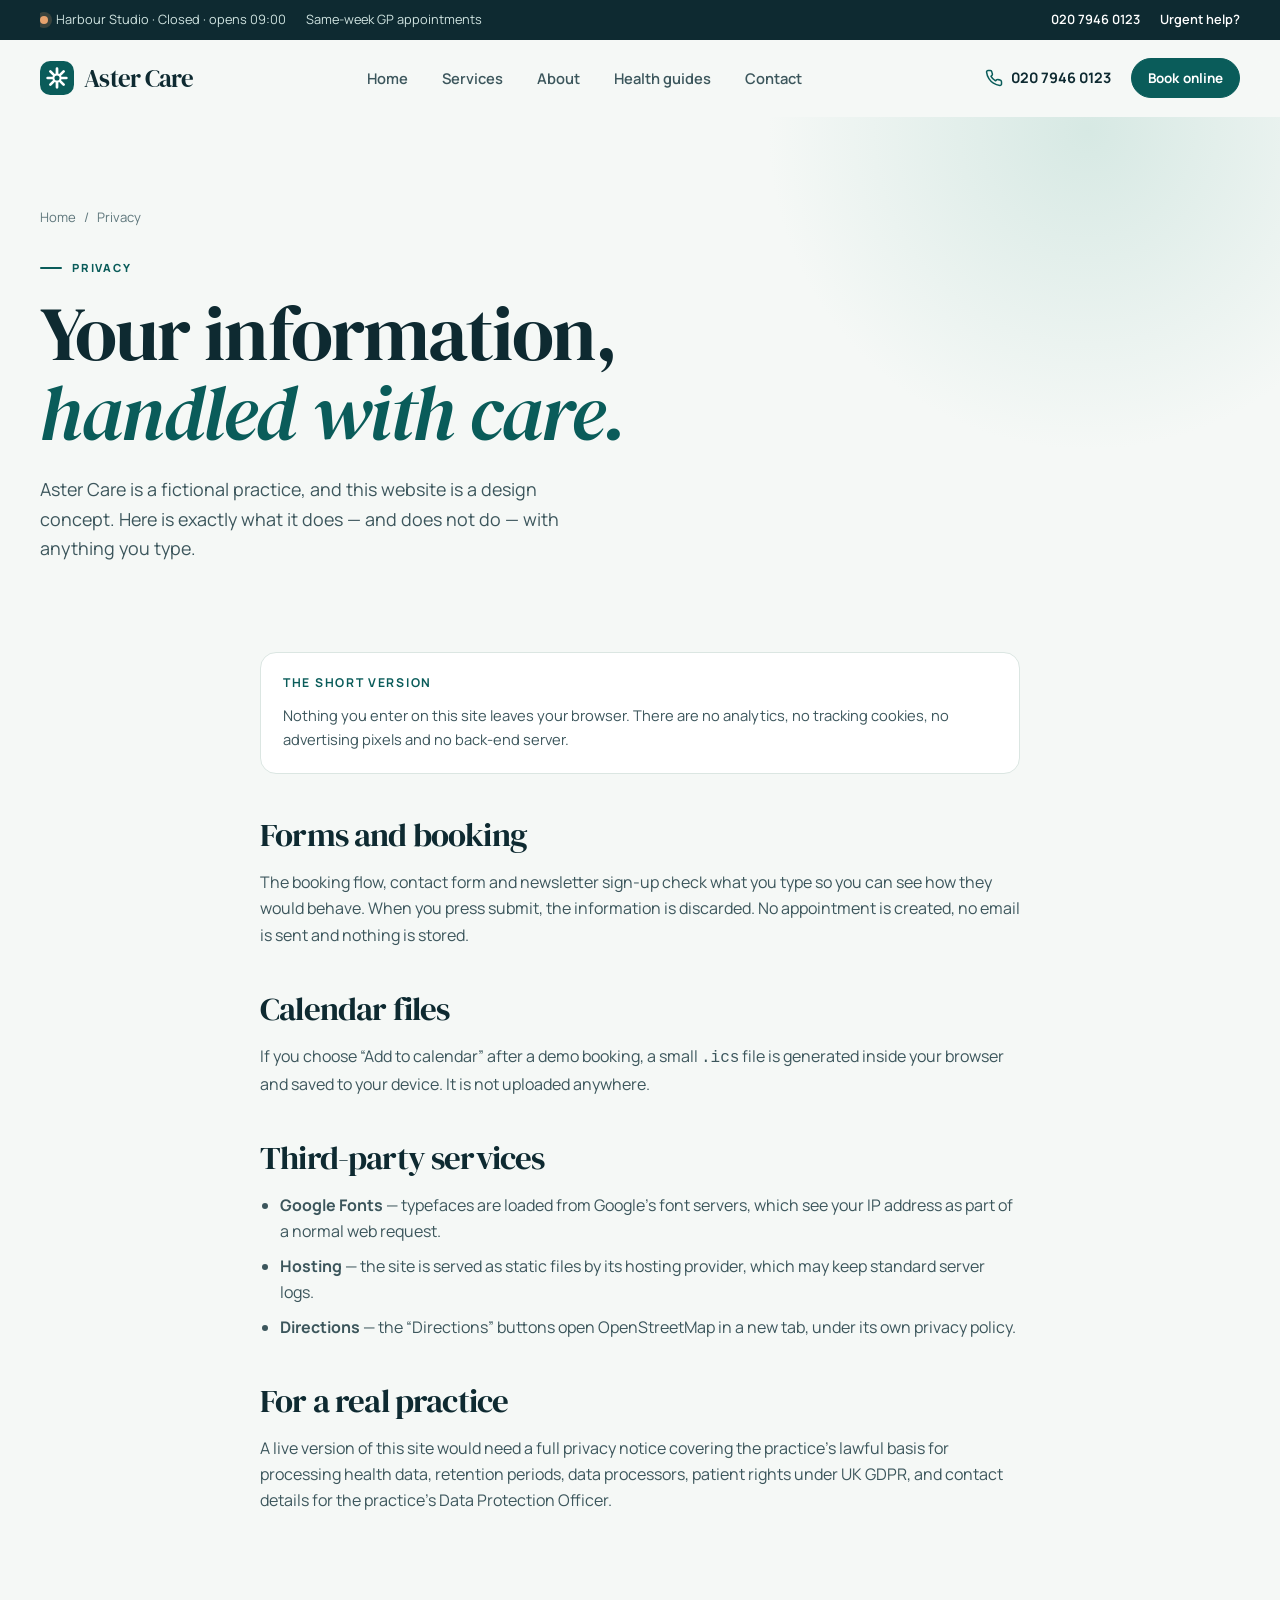
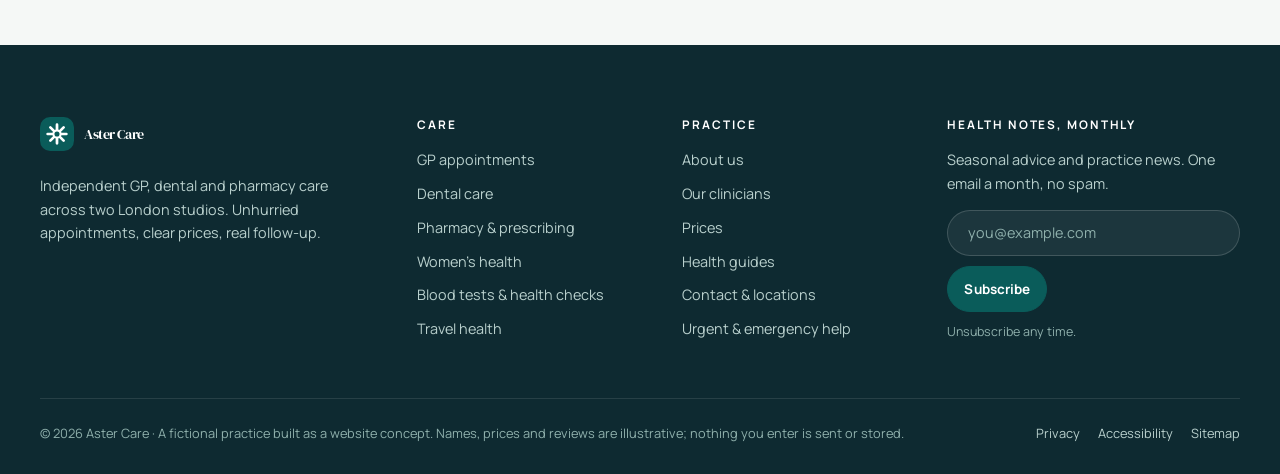
<file: mockups/clinic_landing/privacy.html>
<!doctype html>
<html lang="en-GB">
<head>
<meta charset="utf-8">
<meta name="viewport" content="width=device-width,initial-scale=1,viewport-fit=cover">
<title>Privacy — Aster Care</title>
<meta name="description" content="How this Aster Care concept website handles information.">
<meta name="theme-color" content="#0e2a31">
<link rel="canonical" href="https://pharma-clinic-web-demo.vercel.app/privacy">
<link rel="icon" href="data:image/svg+xml,%3Csvg%20xmlns%3D%22http%3A%2F%2Fwww.w3.org%2F2000%2Fsvg%22%20viewBox%3D%220%200%2040%2040%22%3E%3Crect%20width%3D%2240%22%20height%3D%2240%22%20rx%3D%2212%22%20fill%3D%22%230a5c5a%22%2F%3E%3Cpath%20d%3D%22M20%209v22M9%2020h22M12.2%2012.2l15.6%2015.6M27.8%2012.2%2012.2%2027.8%22%20stroke%3D%22%23fff%22%20stroke-width%3D%223.2%22%20stroke-linecap%3D%22round%22%2F%3E%3Ccircle%20cx%3D%2220%22%20cy%3D%2220%22%20r%3D%224.2%22%20fill%3D%22%230a5c5a%22%20stroke%3D%22%23fff%22%20stroke-width%3D%222.4%22%2F%3E%3C%2Fsvg%3E">
<link rel="preconnect" href="https://fonts.googleapis.com">
<link rel="preconnect" href="https://fonts.gstatic.com" crossorigin>
<link rel="stylesheet" href="https://fonts.googleapis.com/css2?family=DM+Serif+Display:ital@0;1&family=Manrope:wght@400;500;600;700;800&display=swap">
<link rel="stylesheet" href="assets/site.css">
<meta property="og:type" content="website">
<meta property="og:site_name" content="Aster Care">
<meta property="og:title" content="Privacy — Aster Care">
<meta property="og:description" content="How this Aster Care concept website handles information.">
<meta property="og:url" content="https://pharma-clinic-web-demo.vercel.app/privacy">
<meta property="og:image" content="https://pharma-clinic-web-demo.vercel.app/assets/og.jpg">
<meta property="og:image:width" content="1200">
<meta property="og:image:height" content="630">
<meta property="og:image:alt" content="Aster Care — healthcare that makes time for you">
<meta property="og:locale" content="en_GB">
<meta name="twitter:card" content="summary_large_image">
<link rel="apple-touch-icon" href="assets/apple-touch-icon.png"><script>document.documentElement.classList.add('js')</script>
</head>
<body>
<a class="skip" href="#main">Skip to content</a>
<div class="topbar"><div class="wrap">
<div class="topbar-left"><span class="status-dot" data-status="harbour">Harbour Studio</span><span class="hide-sm">Same-week GP appointments</span></div>
<div class="topbar-right"><a class="hide-sm" href="tel:+442079460123">020 7946 0123</a><button type="button" data-emergency>Urgent help?</button></div>
</div></div>
<header class="site-header"><nav class="nav wrap" aria-label="Main">
<a class="brand" href="index.html" aria-label="Aster Care home"><svg class="brand-mark" viewBox="0 0 40 40" aria-hidden="true"><rect width="40" height="40" rx="12" fill="#0a5c5a"/><path d="M20 9v22M9 20h22M12.2 12.2l15.6 15.6M27.8 12.2 12.2 27.8" stroke="#fff" stroke-width="3.2" stroke-linecap="round"/><circle cx="20" cy="20" r="4.2" fill="#0a5c5a" stroke="#fff" stroke-width="2.4"/></svg><span>Aster Care</span></a>
<div class="nav-links" id="nav-links"><a href="index.html">Home</a><a href="services.html">Services</a><a href="about.html">About</a><a href="resources.html">Health guides</a><a href="contact.html">Contact</a></div>
<div class="nav-cta"><a class="nav-phone" href="tel:+442079460123"><svg viewBox="0 0 24 24" fill="none" stroke="currentColor" stroke-width="2" stroke-linecap="round" stroke-linejoin="round" aria-hidden="true"><path d="M22 16.9v3a2 2 0 0 1-2.2 2 19.8 19.8 0 0 1-8.6-3.1 19.5 19.5 0 0 1-6-6A19.8 19.8 0 0 1 2.1 4.2 2 2 0 0 1 4.1 2h3a2 2 0 0 1 2 1.7c.1.9.4 1.8.7 2.7a2 2 0 0 1-.5 2.1L8 9.8a16 16 0 0 0 6 6l1.3-1.3a2 2 0 0 1 2.1-.4c.9.3 1.8.6 2.7.7a2 2 0 0 1 1.7 2z"/></svg>020 7946 0123</a><button class="btn sm" type="button" data-book>Book online</button><button class="menu-toggle" type="button" aria-controls="nav-links" aria-expanded="false" aria-label="Open menu"><span></span></button></div>
</nav></header>
<main id="main">
<section class="page-hero"><div class="wrap"><nav class="crumbs" aria-label="Breadcrumb"><a href="index.html">Home</a><span aria-hidden="true">/</span><span aria-current="page">Privacy</span></nav><p class="eyebrow">Privacy</p><h1>Your information, <em>handled with care.</em></h1><p class="lead">Aster Care is a fictional practice, and this website is a design concept. Here is exactly what it does — and does not do — with anything you type.</p></div></section>
<section style="padding-top:0"><div class="wrap legal reveal">
<div class="box"><h3>The short version</h3><p>Nothing you enter on this site leaves your browser. There are no analytics, no tracking cookies, no advertising pixels and no back-end server.</p></div>
<h2>Forms and booking</h2><p>The booking flow, contact form and newsletter sign-up check what you type so you can see how they would behave. When you press submit, the information is discarded. No appointment is created, no email is sent and nothing is stored.</p>
<h2>Calendar files</h2><p>If you choose “Add to calendar” after a demo booking, a small <code>.ics</code> file is generated inside your browser and saved to your device. It is not uploaded anywhere.</p>
<h2>Third-party services</h2><ul><li><b>Google Fonts</b> — typefaces are loaded from Google’s font servers, which see your IP address as part of a normal web request.</li><li><b>Hosting</b> — the site is served as static files by its hosting provider, which may keep standard server logs.</li><li><b>Directions</b> — the “Directions” buttons open OpenStreetMap in a new tab, under its own privacy policy.</li></ul>
<h2>For a real practice</h2><p>A live version of this site would need a full privacy notice covering the practice’s lawful basis for processing health data, retention periods, data processors, patient rights under UK GDPR, and contact details for the practice’s Data Protection Officer.</p>
</div></section>
</main>
<footer class="site-footer"><div class="wrap">
<div class="foot-grid">
<div><a class="brand" href="index.html" aria-label="Aster Care home"><svg class="brand-mark" viewBox="0 0 40 40" aria-hidden="true"><rect width="40" height="40" rx="12" fill="#0a5c5a"/><path d="M20 9v22M9 20h22M12.2 12.2l15.6 15.6M27.8 12.2 12.2 27.8" stroke="#fff" stroke-width="3.2" stroke-linecap="round"/><circle cx="20" cy="20" r="4.2" fill="#0a5c5a" stroke="#fff" stroke-width="2.4"/></svg><span>Aster Care</span></a><p>Independent GP, dental and pharmacy care across two London studios. Unhurried appointments, clear prices, real follow-up.</p></div>
<div><h3>Care</h3><ul><li><a href="services.html#general">GP appointments</a></li><li><a href="services.html#dental">Dental care</a></li><li><a href="services.html#pharmacy">Pharmacy & prescribing</a></li><li><a href="services.html#womens">Women’s health</a></li><li><a href="services.html#diagnostics">Blood tests & health checks</a></li><li><a href="services.html#travel">Travel health</a></li></ul></div>
<div><h3>Practice</h3><ul><li><a href="about.html">About us</a></li><li><a href="about.html#team">Our clinicians</a></li><li><a href="services.html#prices">Prices</a></li><li><a href="resources.html">Health guides</a></li><li><a href="contact.html">Contact &amp; locations</a></li><li><button class="fbtn" type="button" data-emergency>Urgent &amp; emergency help</button></li></ul></div>
<div class="foot-news"><h3>Health notes, monthly</h3><p style="margin-top:0">Seasonal advice and practice news. One email a month, no spam.</p>
<form class="inline-form" data-demo-form style="margin-top:14px" novalidate><label class="sr" for="news-email">Email address</label><input class="input" id="news-email" type="email" name="email" autocomplete="email" placeholder="you@example.com" required><button class="btn sm" type="submit">Subscribe</button></form>
<p class="note" data-form-msg aria-live="polite">Unsubscribe any time.</p></div>
</div>
<div class="foot-base"><span>© 2026 Aster Care · A fictional practice built as a website concept. Names, prices and reviews are illustrative; nothing you enter is sent or stored.</span><nav aria-label="Legal"><a href="privacy.html">Privacy</a><a href="accessibility.html">Accessibility</a><a href="sitemap.xml">Sitemap</a></nav></div>
</div></footer>
<button class="btn mobile-book" type="button" data-book><svg viewBox="0 0 24 24" fill="none" stroke="currentColor" stroke-width="2" stroke-linecap="round" stroke-linejoin="round" aria-hidden="true"><rect x="3" y="4" width="18" height="18" rx="2"/><path d="M16 2v4M8 2v4M3 10h18"/></svg>Book an appointment</button>
<button class="to-top" type="button" aria-label="Back to top"><svg viewBox="0 0 24 24" fill="none" stroke="currentColor" stroke-width="2" stroke-linecap="round" stroke-linejoin="round" aria-hidden="true"><path d="M12 19V5M5 12l7-7 7 7"/></svg></button>
<script src="assets/site.js" defer></script>
</body>
</html>
</file>
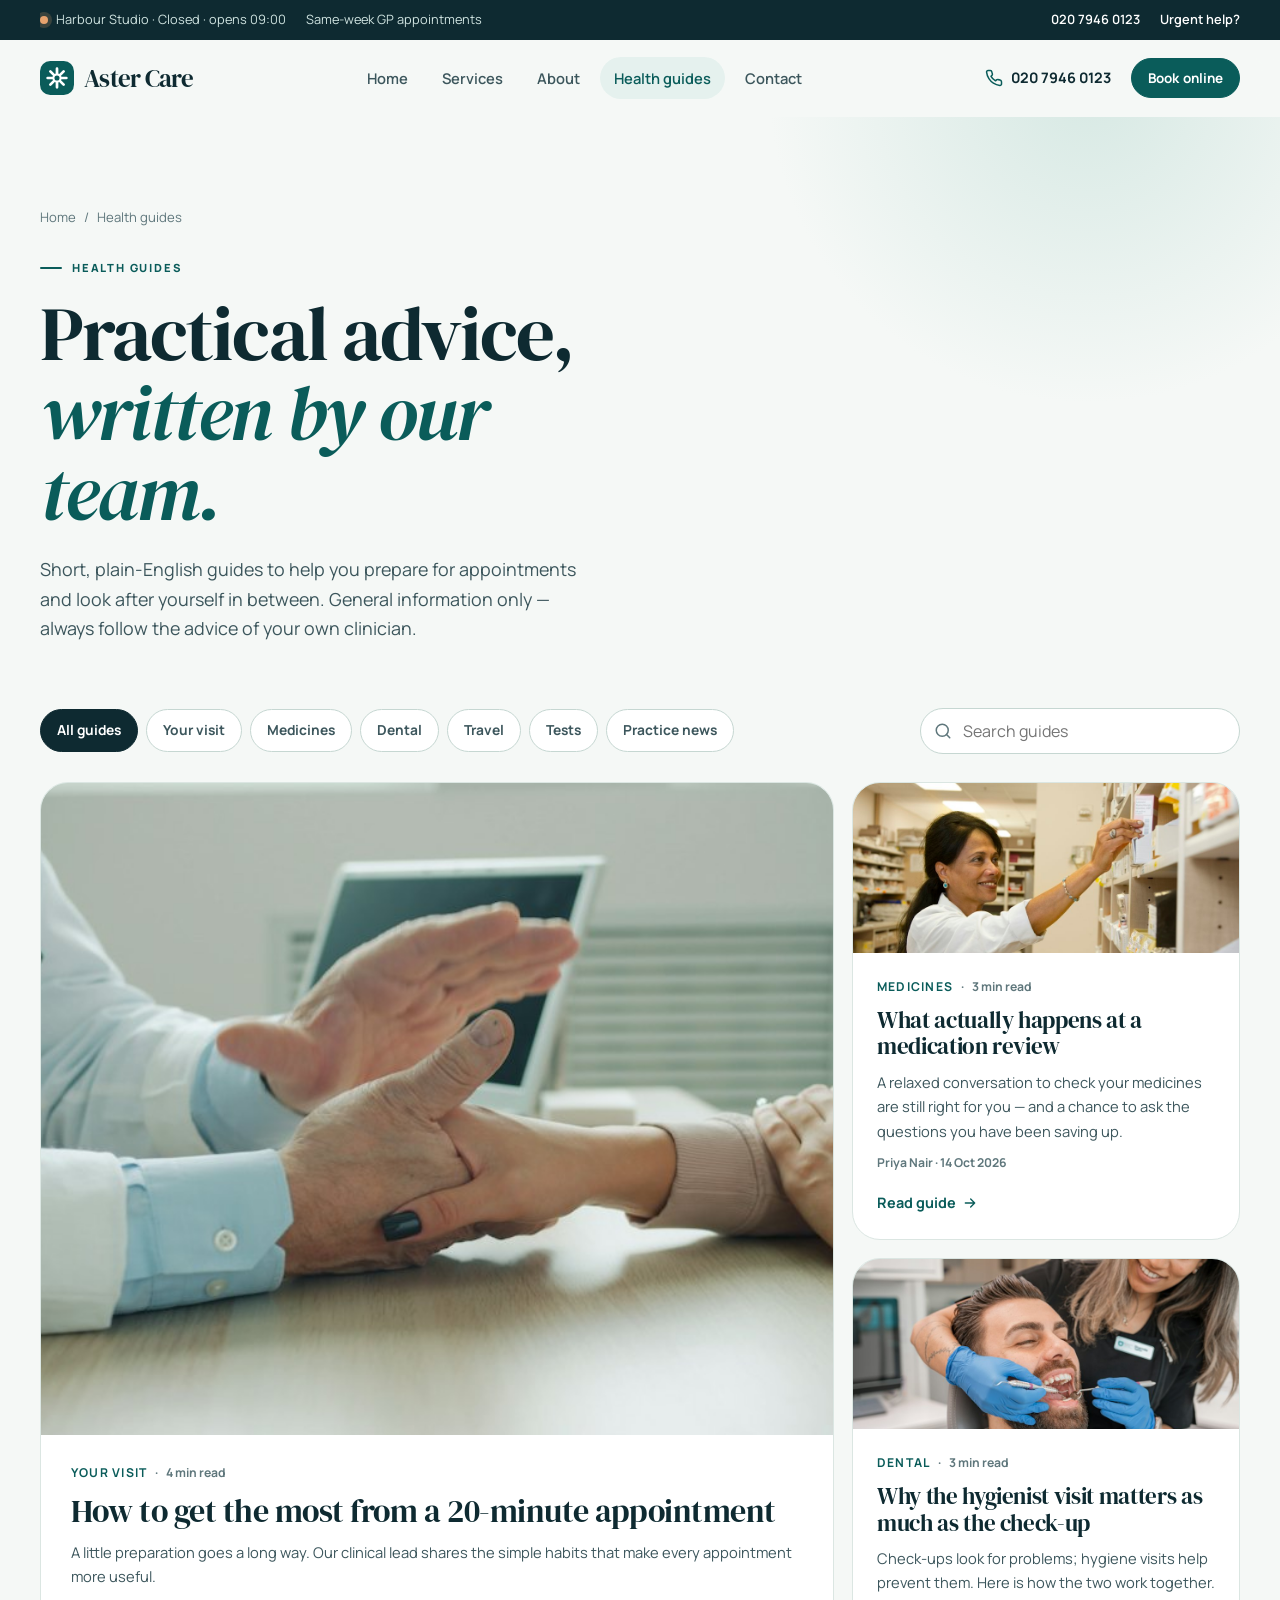
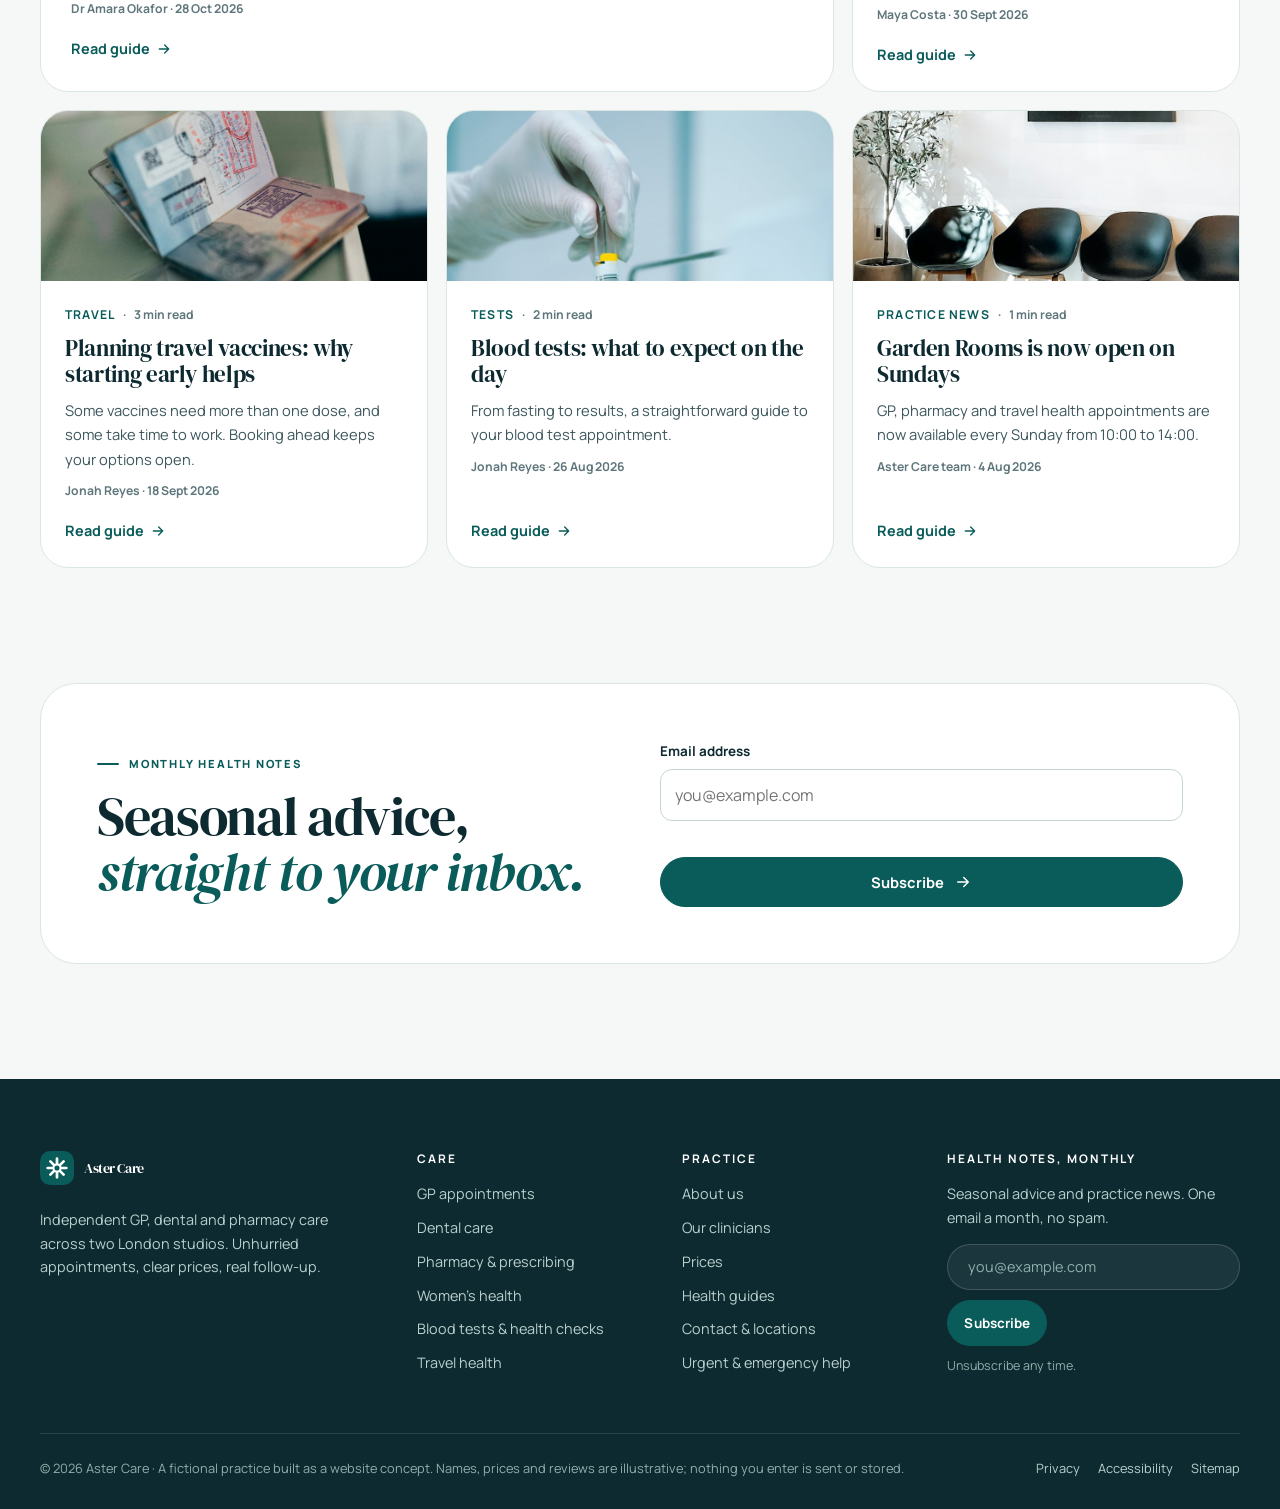
<file: mockups/clinic_landing/resources.html>
<!doctype html>
<html lang="en-GB">
<head>
<meta charset="utf-8">
<meta name="viewport" content="width=device-width,initial-scale=1,viewport-fit=cover">
<title>Health guides — Aster Care</title>
<meta name="description" content="Practical guides from the Aster Care team: preparing for appointments, medication reviews, dental hygiene, travel vaccines and blood tests.">
<meta name="theme-color" content="#0e2a31">
<link rel="canonical" href="https://pharma-clinic-web-demo.vercel.app/resources">
<link rel="icon" href="data:image/svg+xml,%3Csvg%20xmlns%3D%22http%3A%2F%2Fwww.w3.org%2F2000%2Fsvg%22%20viewBox%3D%220%200%2040%2040%22%3E%3Crect%20width%3D%2240%22%20height%3D%2240%22%20rx%3D%2212%22%20fill%3D%22%230a5c5a%22%2F%3E%3Cpath%20d%3D%22M20%209v22M9%2020h22M12.2%2012.2l15.6%2015.6M27.8%2012.2%2012.2%2027.8%22%20stroke%3D%22%23fff%22%20stroke-width%3D%223.2%22%20stroke-linecap%3D%22round%22%2F%3E%3Ccircle%20cx%3D%2220%22%20cy%3D%2220%22%20r%3D%224.2%22%20fill%3D%22%230a5c5a%22%20stroke%3D%22%23fff%22%20stroke-width%3D%222.4%22%2F%3E%3C%2Fsvg%3E">
<link rel="preconnect" href="https://fonts.googleapis.com">
<link rel="preconnect" href="https://fonts.gstatic.com" crossorigin>
<link rel="stylesheet" href="https://fonts.googleapis.com/css2?family=DM+Serif+Display:ital@0;1&family=Manrope:wght@400;500;600;700;800&display=swap">
<link rel="stylesheet" href="assets/site.css">
<meta property="og:type" content="website">
<meta property="og:site_name" content="Aster Care">
<meta property="og:title" content="Health guides — Aster Care">
<meta property="og:description" content="Practical guides from the Aster Care team: preparing for appointments, medication reviews, dental hygiene, travel vaccines and blood tests.">
<meta property="og:url" content="https://pharma-clinic-web-demo.vercel.app/resources">
<meta property="og:image" content="https://pharma-clinic-web-demo.vercel.app/assets/og.jpg">
<meta property="og:image:width" content="1200">
<meta property="og:image:height" content="630">
<meta property="og:image:alt" content="Aster Care — healthcare that makes time for you">
<meta property="og:locale" content="en_GB">
<meta name="twitter:card" content="summary_large_image">
<link rel="apple-touch-icon" href="assets/apple-touch-icon.png"><script>document.documentElement.classList.add('js')</script>
</head>
<body>
<a class="skip" href="#main">Skip to content</a>
<div class="topbar"><div class="wrap">
<div class="topbar-left"><span class="status-dot" data-status="harbour">Harbour Studio</span><span class="hide-sm">Same-week GP appointments</span></div>
<div class="topbar-right"><a class="hide-sm" href="tel:+442079460123">020 7946 0123</a><button type="button" data-emergency>Urgent help?</button></div>
</div></div>
<header class="site-header"><nav class="nav wrap" aria-label="Main">
<a class="brand" href="index.html" aria-label="Aster Care home"><svg class="brand-mark" viewBox="0 0 40 40" aria-hidden="true"><rect width="40" height="40" rx="12" fill="#0a5c5a"/><path d="M20 9v22M9 20h22M12.2 12.2l15.6 15.6M27.8 12.2 12.2 27.8" stroke="#fff" stroke-width="3.2" stroke-linecap="round"/><circle cx="20" cy="20" r="4.2" fill="#0a5c5a" stroke="#fff" stroke-width="2.4"/></svg><span>Aster Care</span></a>
<div class="nav-links" id="nav-links"><a href="index.html">Home</a><a href="services.html">Services</a><a href="about.html">About</a><a href="resources.html" aria-current="page">Health guides</a><a href="contact.html">Contact</a></div>
<div class="nav-cta"><a class="nav-phone" href="tel:+442079460123"><svg viewBox="0 0 24 24" fill="none" stroke="currentColor" stroke-width="2" stroke-linecap="round" stroke-linejoin="round" aria-hidden="true"><path d="M22 16.9v3a2 2 0 0 1-2.2 2 19.8 19.8 0 0 1-8.6-3.1 19.5 19.5 0 0 1-6-6A19.8 19.8 0 0 1 2.1 4.2 2 2 0 0 1 4.1 2h3a2 2 0 0 1 2 1.7c.1.9.4 1.8.7 2.7a2 2 0 0 1-.5 2.1L8 9.8a16 16 0 0 0 6 6l1.3-1.3a2 2 0 0 1 2.1-.4c.9.3 1.8.6 2.7.7a2 2 0 0 1 1.7 2z"/></svg>020 7946 0123</a><button class="btn sm" type="button" data-book>Book online</button><button class="menu-toggle" type="button" aria-controls="nav-links" aria-expanded="false" aria-label="Open menu"><span></span></button></div>
</nav></header>
<main id="main">
<section class="page-hero"><div class="wrap"><nav class="crumbs" aria-label="Breadcrumb"><a href="index.html">Home</a><span aria-hidden="true">/</span><span aria-current="page">Health guides</span></nav><p class="eyebrow">Health guides</p><h1>Practical advice, <em>written by our team.</em></h1><p class="lead">Short, plain-English guides to help you prepare for appointments and look after yourself in between. General information only — always follow the advice of your own clinician.</p></div></section>
<section style="padding-top:0"><div class="wrap">
<div class="toolbar"><div class="filters" role="group" aria-label="Filter guides by topic"><button class="filter" type="button" data-filter="all" aria-pressed="true">All guides</button><button class="filter" type="button" data-filter="prepare" aria-pressed="false">Your visit</button><button class="filter" type="button" data-filter="medicines" aria-pressed="false">Medicines</button><button class="filter" type="button" data-filter="dental" aria-pressed="false">Dental</button><button class="filter" type="button" data-filter="travel" aria-pressed="false">Travel</button><button class="filter" type="button" data-filter="diagnostics" aria-pressed="false">Tests</button><button class="filter" type="button" data-filter="updates" aria-pressed="false">Practice news</button></div>
<div class="search-wrap"><svg viewBox="0 0 24 24" fill="none" stroke="currentColor" stroke-width="2" stroke-linecap="round" stroke-linejoin="round" aria-hidden="true"><circle cx="11" cy="11" r="8"/><path d="m21 21-4.3-4.3"/></svg><label class="sr" for="guide-search">Search guides</label><input class="search" id="guide-search" type="search" placeholder="Search guides" autocomplete="off"></div></div>
<div class="art-grid" id="art-grid"><button type="button" class="article reveal featured" data-article="twenty" data-cat="prepare"><span class="art-cover photo" aria-hidden="true"><img src="assets/img/guide-visit.jpg" width="900" height="520" alt="" loading="lazy" decoding="async"></span><span class="art-body"><span class="art-meta"><span class="cat">Your visit</span><span aria-hidden="true">·</span><span>4 min read</span></span><h3>How to get the most from a 20-minute appointment</h3><p>A little preparation goes a long way. Our clinical lead shares the simple habits that make every appointment more useful.</p><span class="art-meta">Dr Amara Okafor · 28 Oct 2026</span><span class="link">Read guide <svg viewBox="0 0 24 24" fill="none" stroke="currentColor" stroke-width="2" stroke-linecap="round" stroke-linejoin="round" aria-hidden="true"><path d="M5 12h14M13 6l6 6-6 6"/></svg></span></span></button><button type="button" class="article reveal" data-article="medreview" data-cat="medicines"><span class="art-cover photo" aria-hidden="true"><img src="assets/img/guide-meds.jpg" width="900" height="520" alt="" loading="lazy" decoding="async"></span><span class="art-body"><span class="art-meta"><span class="cat">Medicines</span><span aria-hidden="true">·</span><span>3 min read</span></span><h3>What actually happens at a medication review</h3><p>A relaxed conversation to check your medicines are still right for you — and a chance to ask the questions you have been saving up.</p><span class="art-meta">Priya Nair · 14 Oct 2026</span><span class="link">Read guide <svg viewBox="0 0 24 24" fill="none" stroke="currentColor" stroke-width="2" stroke-linecap="round" stroke-linejoin="round" aria-hidden="true"><path d="M5 12h14M13 6l6 6-6 6"/></svg></span></span></button><button type="button" class="article reveal" data-article="hygiene" data-cat="dental"><span class="art-cover photo" aria-hidden="true"><img src="assets/img/guide-hygiene.jpg" width="900" height="520" alt="" loading="lazy" decoding="async"></span><span class="art-body"><span class="art-meta"><span class="cat">Dental</span><span aria-hidden="true">·</span><span>3 min read</span></span><h3>Why the hygienist visit matters as much as the check-up</h3><p>Check-ups look for problems; hygiene visits help prevent them. Here is how the two work together.</p><span class="art-meta">Maya Costa · 30 Sept 2026</span><span class="link">Read guide <svg viewBox="0 0 24 24" fill="none" stroke="currentColor" stroke-width="2" stroke-linecap="round" stroke-linejoin="round" aria-hidden="true"><path d="M5 12h14M13 6l6 6-6 6"/></svg></span></span></button><button type="button" class="article reveal" data-article="travel" data-cat="travel"><span class="art-cover photo" aria-hidden="true"><img src="assets/img/guide-travel.jpg" width="900" height="520" alt="" loading="lazy" decoding="async"></span><span class="art-body"><span class="art-meta"><span class="cat">Travel</span><span aria-hidden="true">·</span><span>3 min read</span></span><h3>Planning travel vaccines: why starting early helps</h3><p>Some vaccines need more than one dose, and some take time to work. Booking ahead keeps your options open.</p><span class="art-meta">Jonah Reyes · 18 Sept 2026</span><span class="link">Read guide <svg viewBox="0 0 24 24" fill="none" stroke="currentColor" stroke-width="2" stroke-linecap="round" stroke-linejoin="round" aria-hidden="true"><path d="M5 12h14M13 6l6 6-6 6"/></svg></span></span></button><button type="button" class="article reveal" data-article="bloods" data-cat="diagnostics"><span class="art-cover photo" aria-hidden="true"><img src="assets/img/guide-bloods.jpg" width="900" height="520" alt="" loading="lazy" decoding="async"></span><span class="art-body"><span class="art-meta"><span class="cat">Tests</span><span aria-hidden="true">·</span><span>2 min read</span></span><h3>Blood tests: what to expect on the day</h3><p>From fasting to results, a straightforward guide to your blood test appointment.</p><span class="art-meta">Jonah Reyes · 26 Aug 2026</span><span class="link">Read guide <svg viewBox="0 0 24 24" fill="none" stroke="currentColor" stroke-width="2" stroke-linecap="round" stroke-linejoin="round" aria-hidden="true"><path d="M5 12h14M13 6l6 6-6 6"/></svg></span></span></button><button type="button" class="article reveal" data-article="sundays" data-cat="updates"><span class="art-cover photo" aria-hidden="true"><img src="assets/img/studio-garden.jpg" width="900" height="520" alt="" loading="lazy" decoding="async"></span><span class="art-body"><span class="art-meta"><span class="cat">Practice news</span><span aria-hidden="true">·</span><span>1 min read</span></span><h3>Garden Rooms is now open on Sundays</h3><p>GP, pharmacy and travel health appointments are now available every Sunday from 10:00 to 14:00.</p><span class="art-meta">Aster Care team · 4 Aug 2026</span><span class="link">Read guide <svg viewBox="0 0 24 24" fill="none" stroke="currentColor" stroke-width="2" stroke-linecap="round" stroke-linejoin="round" aria-hidden="true"><path d="M5 12h14M13 6l6 6-6 6"/></svg></span></span></button></div>
<p class="empty" id="art-empty" hidden>No guides match that search. Try another word, or <a class="link" href="contact.html">ask us directly</a>.</p>
<p class="sr" id="art-count" aria-live="polite"></p>
</div></section>
<section style="padding-top:0"><div class="wrap"><div class="subscribe reveal"><div><p class="eyebrow">Monthly health notes</p><h2>Seasonal advice, <em>straight to your inbox.</em></h2></div>
<form class="form" data-demo-form novalidate><div class="field"><label for="sub-email">Email address</label><input id="sub-email" type="email" name="email" autocomplete="email" required placeholder="you@example.com"><p class="field-error" aria-live="polite"></p></div><button class="btn" type="submit">Subscribe <svg viewBox="0 0 24 24" fill="none" stroke="currentColor" stroke-width="2" stroke-linecap="round" stroke-linejoin="round" aria-hidden="true"><path d="M5 12h14M13 6l6 6-6 6"/></svg></button><div class="form-ok" role="status"><svg viewBox="0 0 24 24" fill="none" stroke="currentColor" stroke-width="2" stroke-linecap="round" stroke-linejoin="round" aria-hidden="true"><path d="M20 6 9 17l-5-5"/></svg><span>Thanks — you are on the list. (Concept site: nothing was sent.)</span></div></form></div></div></section>
</main>
<footer class="site-footer"><div class="wrap">
<div class="foot-grid">
<div><a class="brand" href="index.html" aria-label="Aster Care home"><svg class="brand-mark" viewBox="0 0 40 40" aria-hidden="true"><rect width="40" height="40" rx="12" fill="#0a5c5a"/><path d="M20 9v22M9 20h22M12.2 12.2l15.6 15.6M27.8 12.2 12.2 27.8" stroke="#fff" stroke-width="3.2" stroke-linecap="round"/><circle cx="20" cy="20" r="4.2" fill="#0a5c5a" stroke="#fff" stroke-width="2.4"/></svg><span>Aster Care</span></a><p>Independent GP, dental and pharmacy care across two London studios. Unhurried appointments, clear prices, real follow-up.</p></div>
<div><h3>Care</h3><ul><li><a href="services.html#general">GP appointments</a></li><li><a href="services.html#dental">Dental care</a></li><li><a href="services.html#pharmacy">Pharmacy & prescribing</a></li><li><a href="services.html#womens">Women’s health</a></li><li><a href="services.html#diagnostics">Blood tests & health checks</a></li><li><a href="services.html#travel">Travel health</a></li></ul></div>
<div><h3>Practice</h3><ul><li><a href="about.html">About us</a></li><li><a href="about.html#team">Our clinicians</a></li><li><a href="services.html#prices">Prices</a></li><li><a href="resources.html">Health guides</a></li><li><a href="contact.html">Contact &amp; locations</a></li><li><button class="fbtn" type="button" data-emergency>Urgent &amp; emergency help</button></li></ul></div>
<div class="foot-news"><h3>Health notes, monthly</h3><p style="margin-top:0">Seasonal advice and practice news. One email a month, no spam.</p>
<form class="inline-form" data-demo-form style="margin-top:14px" novalidate><label class="sr" for="news-email">Email address</label><input class="input" id="news-email" type="email" name="email" autocomplete="email" placeholder="you@example.com" required><button class="btn sm" type="submit">Subscribe</button></form>
<p class="note" data-form-msg aria-live="polite">Unsubscribe any time.</p></div>
</div>
<div class="foot-base"><span>© 2026 Aster Care · A fictional practice built as a website concept. Names, prices and reviews are illustrative; nothing you enter is sent or stored.</span><nav aria-label="Legal"><a href="privacy.html">Privacy</a><a href="accessibility.html">Accessibility</a><a href="sitemap.xml">Sitemap</a></nav></div>
</div></footer>
<button class="btn mobile-book" type="button" data-book><svg viewBox="0 0 24 24" fill="none" stroke="currentColor" stroke-width="2" stroke-linecap="round" stroke-linejoin="round" aria-hidden="true"><rect x="3" y="4" width="18" height="18" rx="2"/><path d="M16 2v4M8 2v4M3 10h18"/></svg>Book an appointment</button>
<button class="to-top" type="button" aria-label="Back to top"><svg viewBox="0 0 24 24" fill="none" stroke="currentColor" stroke-width="2" stroke-linecap="round" stroke-linejoin="round" aria-hidden="true"><path d="M12 19V5M5 12l7-7 7 7"/></svg></button>
<script src="assets/site.js" defer></script>
</body>
</html>
</file>
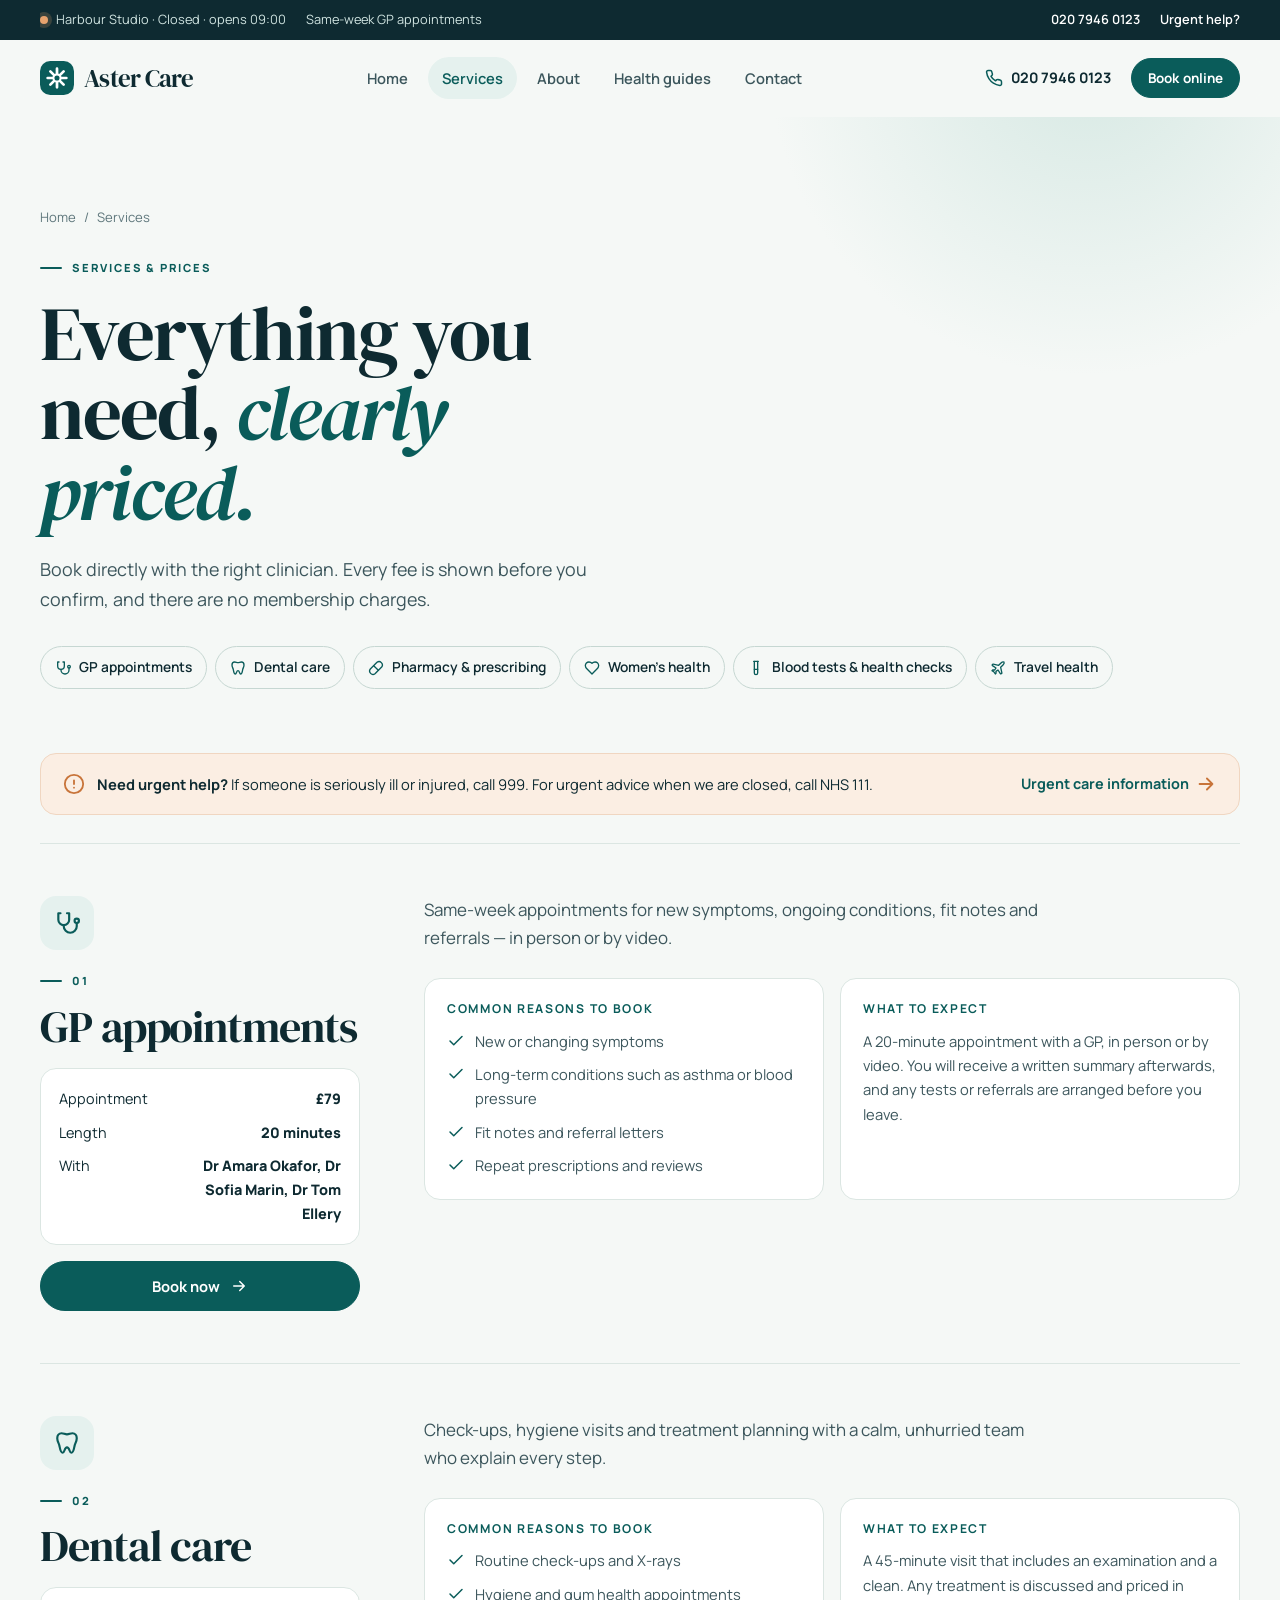
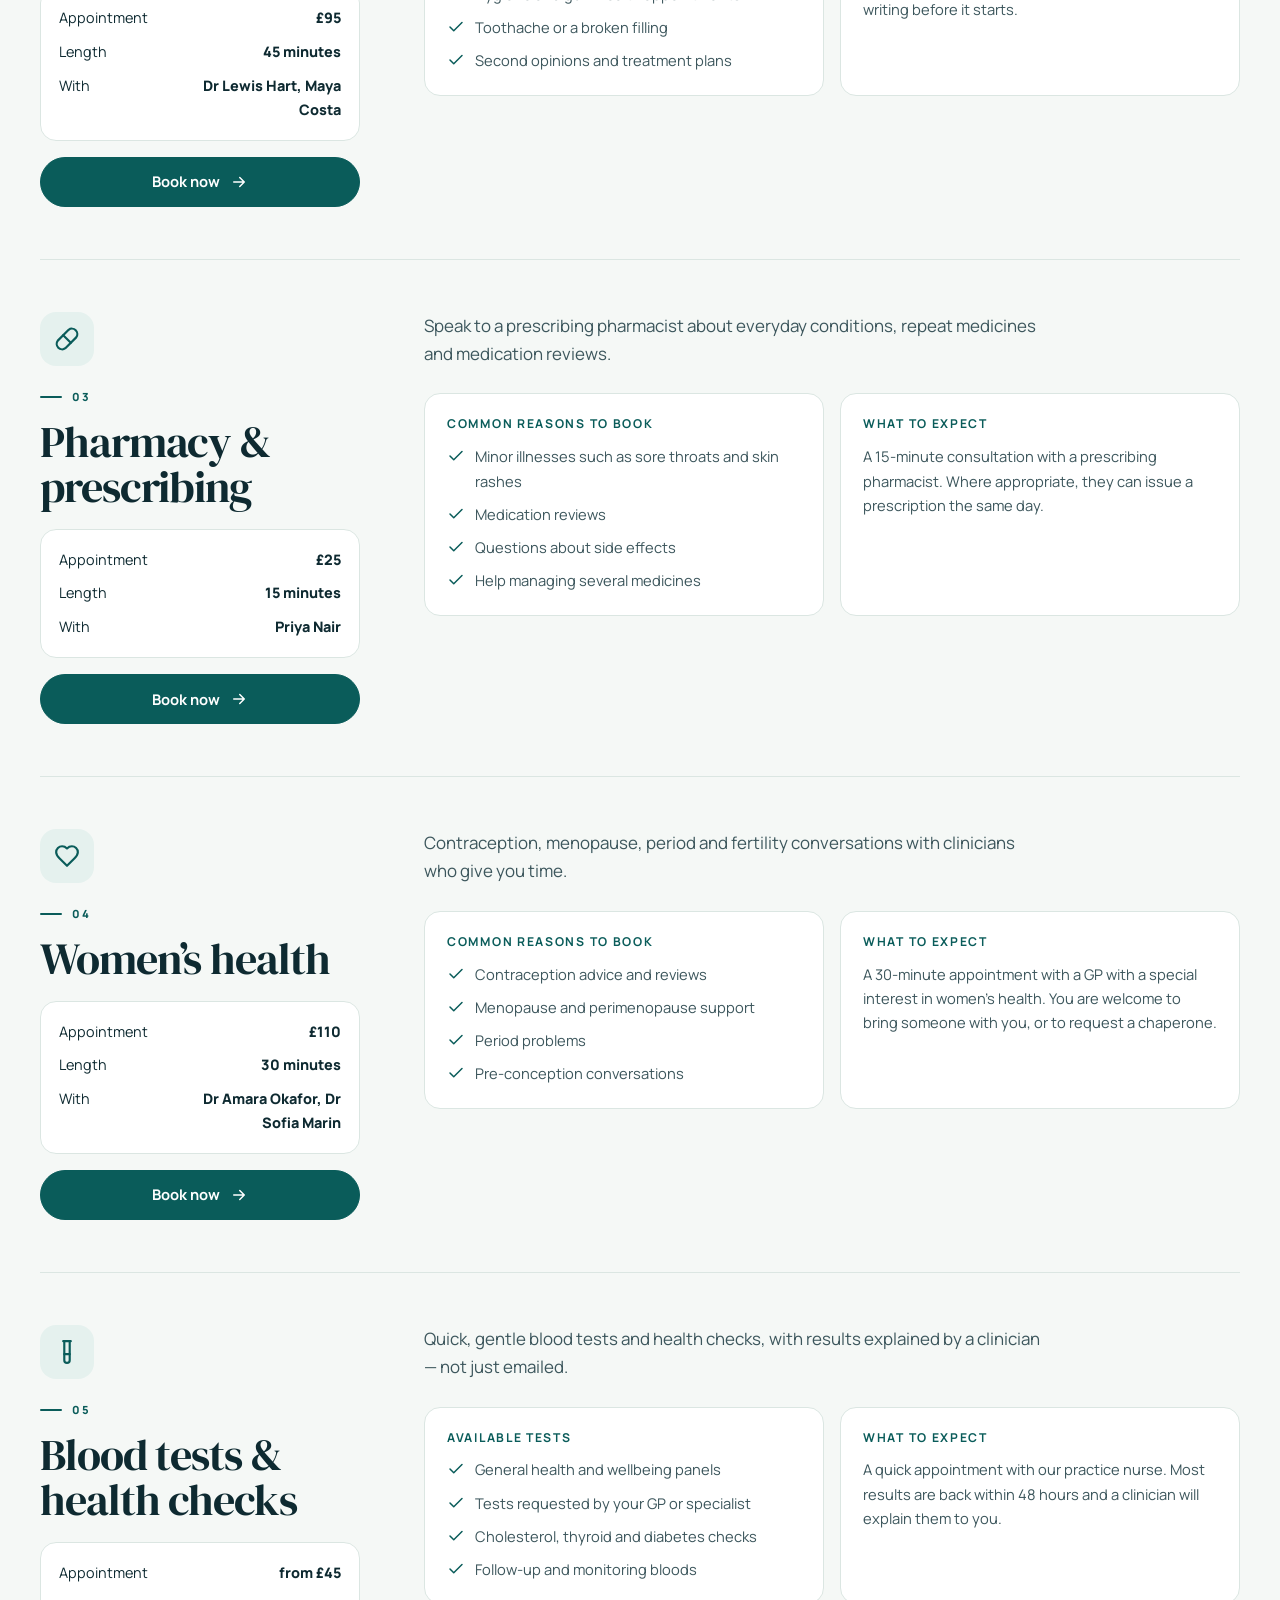
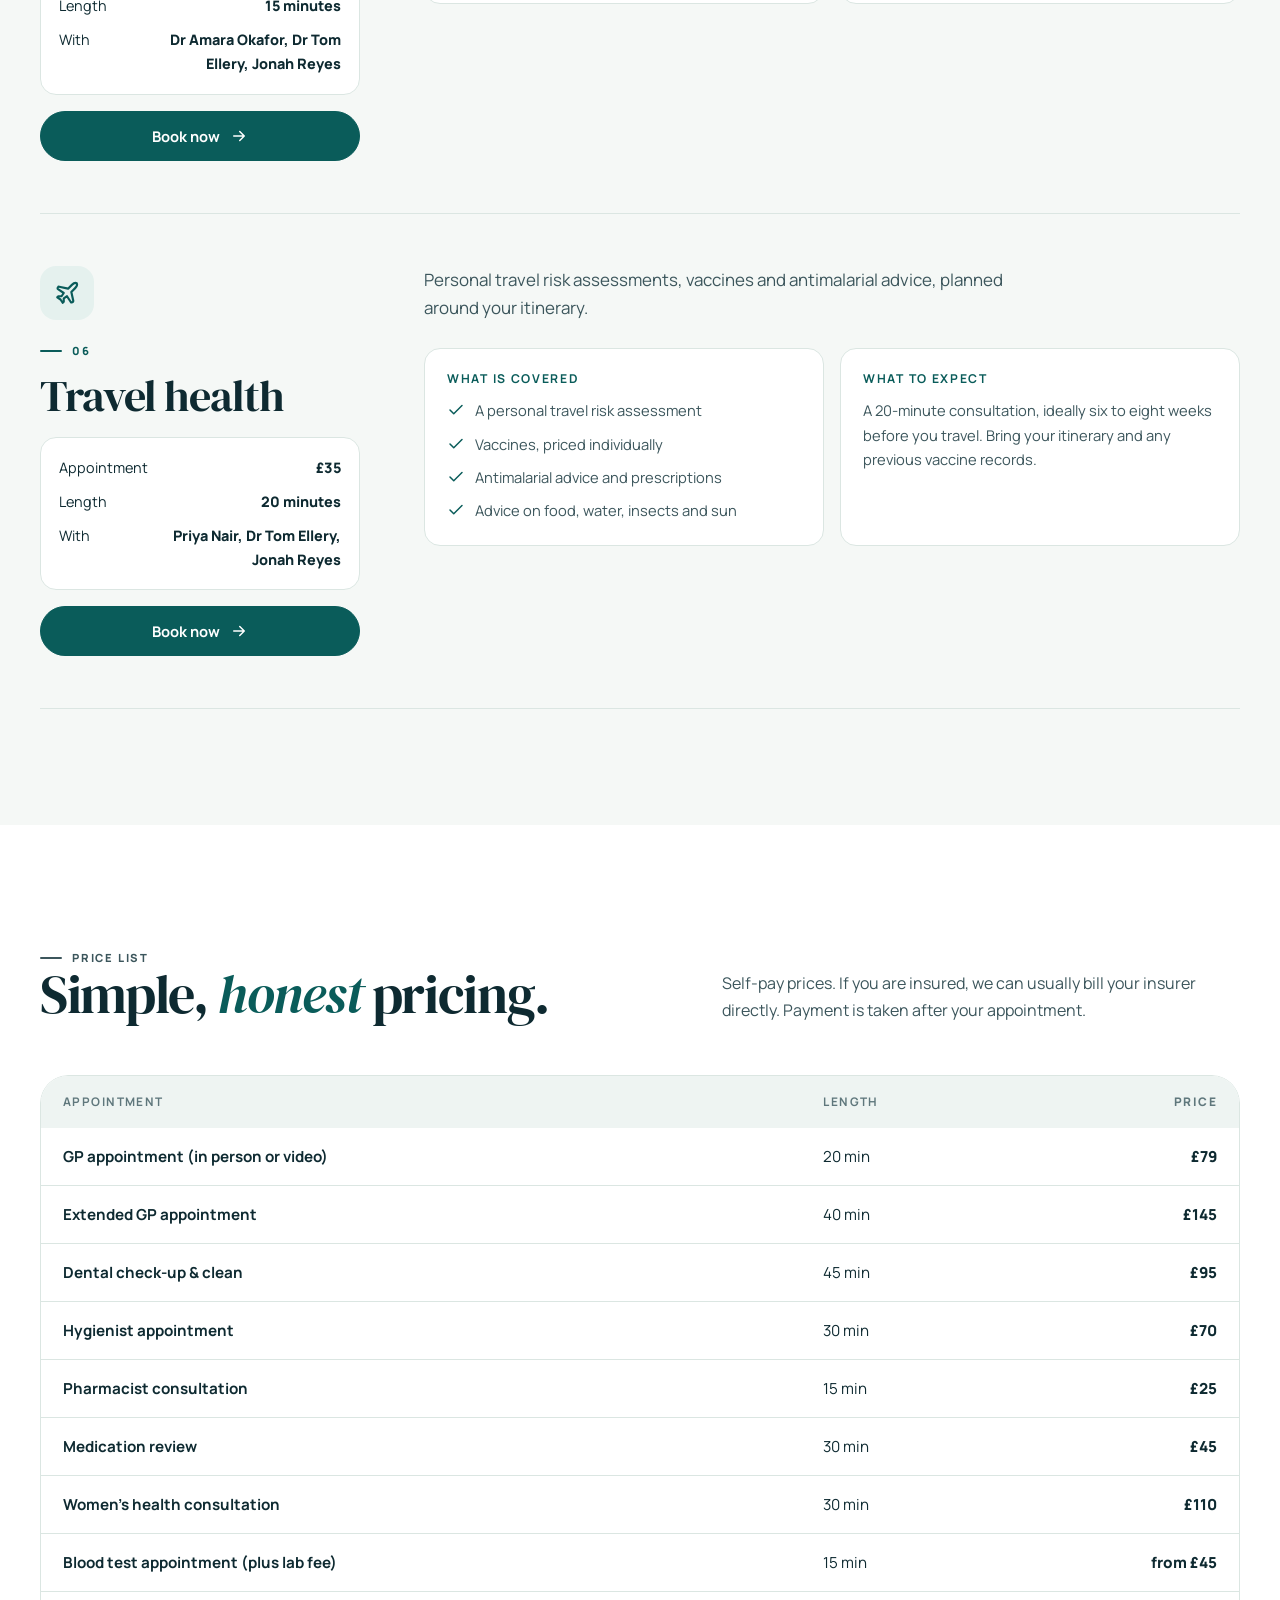
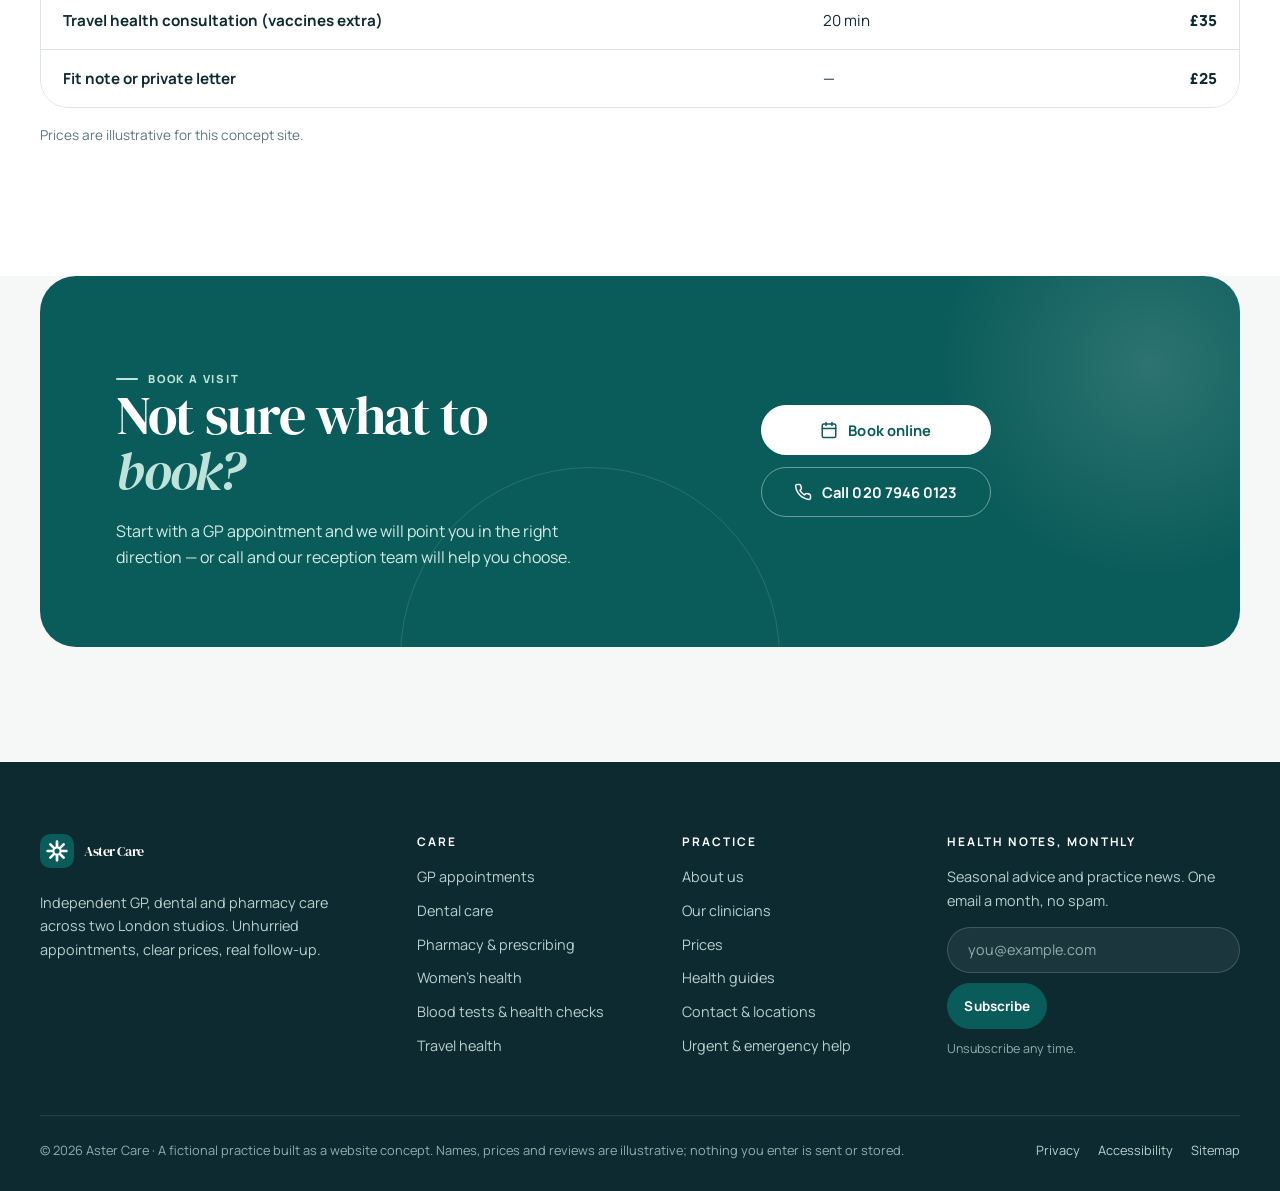
<file: mockups/clinic_landing/services.html>
<!doctype html>
<html lang="en-GB">
<head>
<meta charset="utf-8">
<meta name="viewport" content="width=device-width,initial-scale=1,viewport-fit=cover">
<title>Services & prices — Aster Care</title>
<meta name="description" content="GP appointments, dental care, prescribing pharmacists, women’s health, blood tests and travel health. Clear prices and same-week availability.">
<meta name="theme-color" content="#0e2a31">
<link rel="canonical" href="https://pharma-clinic-web-demo.vercel.app/services">
<link rel="icon" href="data:image/svg+xml,%3Csvg%20xmlns%3D%22http%3A%2F%2Fwww.w3.org%2F2000%2Fsvg%22%20viewBox%3D%220%200%2040%2040%22%3E%3Crect%20width%3D%2240%22%20height%3D%2240%22%20rx%3D%2212%22%20fill%3D%22%230a5c5a%22%2F%3E%3Cpath%20d%3D%22M20%209v22M9%2020h22M12.2%2012.2l15.6%2015.6M27.8%2012.2%2012.2%2027.8%22%20stroke%3D%22%23fff%22%20stroke-width%3D%223.2%22%20stroke-linecap%3D%22round%22%2F%3E%3Ccircle%20cx%3D%2220%22%20cy%3D%2220%22%20r%3D%224.2%22%20fill%3D%22%230a5c5a%22%20stroke%3D%22%23fff%22%20stroke-width%3D%222.4%22%2F%3E%3C%2Fsvg%3E">
<link rel="preconnect" href="https://fonts.googleapis.com">
<link rel="preconnect" href="https://fonts.gstatic.com" crossorigin>
<link rel="stylesheet" href="https://fonts.googleapis.com/css2?family=DM+Serif+Display:ital@0;1&family=Manrope:wght@400;500;600;700;800&display=swap">
<link rel="stylesheet" href="assets/site.css">
<meta property="og:type" content="website">
<meta property="og:site_name" content="Aster Care">
<meta property="og:title" content="Services & prices — Aster Care">
<meta property="og:description" content="GP appointments, dental care, prescribing pharmacists, women’s health, blood tests and travel health. Clear prices and same-week availability.">
<meta property="og:url" content="https://pharma-clinic-web-demo.vercel.app/services">
<meta property="og:image" content="https://pharma-clinic-web-demo.vercel.app/assets/og.jpg">
<meta property="og:image:width" content="1200">
<meta property="og:image:height" content="630">
<meta property="og:image:alt" content="Aster Care — healthcare that makes time for you">
<meta property="og:locale" content="en_GB">
<meta name="twitter:card" content="summary_large_image">
<link rel="apple-touch-icon" href="assets/apple-touch-icon.png"><script>document.documentElement.classList.add('js')</script>
</head>
<body>
<a class="skip" href="#main">Skip to content</a>
<div class="topbar"><div class="wrap">
<div class="topbar-left"><span class="status-dot" data-status="harbour">Harbour Studio</span><span class="hide-sm">Same-week GP appointments</span></div>
<div class="topbar-right"><a class="hide-sm" href="tel:+442079460123">020 7946 0123</a><button type="button" data-emergency>Urgent help?</button></div>
</div></div>
<header class="site-header"><nav class="nav wrap" aria-label="Main">
<a class="brand" href="index.html" aria-label="Aster Care home"><svg class="brand-mark" viewBox="0 0 40 40" aria-hidden="true"><rect width="40" height="40" rx="12" fill="#0a5c5a"/><path d="M20 9v22M9 20h22M12.2 12.2l15.6 15.6M27.8 12.2 12.2 27.8" stroke="#fff" stroke-width="3.2" stroke-linecap="round"/><circle cx="20" cy="20" r="4.2" fill="#0a5c5a" stroke="#fff" stroke-width="2.4"/></svg><span>Aster Care</span></a>
<div class="nav-links" id="nav-links"><a href="index.html">Home</a><a href="services.html" aria-current="page">Services</a><a href="about.html">About</a><a href="resources.html">Health guides</a><a href="contact.html">Contact</a></div>
<div class="nav-cta"><a class="nav-phone" href="tel:+442079460123"><svg viewBox="0 0 24 24" fill="none" stroke="currentColor" stroke-width="2" stroke-linecap="round" stroke-linejoin="round" aria-hidden="true"><path d="M22 16.9v3a2 2 0 0 1-2.2 2 19.8 19.8 0 0 1-8.6-3.1 19.5 19.5 0 0 1-6-6A19.8 19.8 0 0 1 2.1 4.2 2 2 0 0 1 4.1 2h3a2 2 0 0 1 2 1.7c.1.9.4 1.8.7 2.7a2 2 0 0 1-.5 2.1L8 9.8a16 16 0 0 0 6 6l1.3-1.3a2 2 0 0 1 2.1-.4c.9.3 1.8.6 2.7.7a2 2 0 0 1 1.7 2z"/></svg>020 7946 0123</a><button class="btn sm" type="button" data-book>Book online</button><button class="menu-toggle" type="button" aria-controls="nav-links" aria-expanded="false" aria-label="Open menu"><span></span></button></div>
</nav></header>
<main id="main">
<section class="page-hero"><div class="wrap"><nav class="crumbs" aria-label="Breadcrumb"><a href="index.html">Home</a><span aria-hidden="true">/</span><span aria-current="page">Services</span></nav><p class="eyebrow">Services &amp; prices</p><h1>Everything you need, <em>clearly priced.</em></h1><p class="lead">Book directly with the right clinician. Every fee is shown before you confirm, and there are no membership charges.</p><div class="jump"><a class="chip" href="#general"><svg viewBox="0 0 24 24" fill="none" stroke="currentColor" stroke-width="2" stroke-linecap="round" stroke-linejoin="round" aria-hidden="true"><path d="M6 3H4v6a5 5 0 0 0 10 0V3h-2"/><path d="M9 14v1a6 6 0 0 0 12 0v-3"/><circle cx="21" cy="10" r="2"/></svg>GP appointments</a><a class="chip" href="#dental"><svg viewBox="0 0 24 24" fill="none" stroke="currentColor" stroke-width="2" stroke-linecap="round" stroke-linejoin="round" aria-hidden="true"><path d="M7 3C4.5 3 3 5 3 7.5c0 3 1.5 4.5 2 7 .5 2.5 1 6.5 3 6.5s1.5-5 4-5 2 5 4 5 2.5-4 3-6.5 2-4 2-7C21 5 19.5 3 17 3c-2 0-3 1-5 1S9 3 7 3z"/></svg>Dental care</a><a class="chip" href="#pharmacy"><svg viewBox="0 0 24 24" fill="none" stroke="currentColor" stroke-width="2" stroke-linecap="round" stroke-linejoin="round" aria-hidden="true"><path d="M10.5 20.5a5 5 0 0 1-7-7l10-10a5 5 0 0 1 7 7z"/><path d="m8.5 8.5 7 7"/></svg>Pharmacy & prescribing</a><a class="chip" href="#womens"><svg viewBox="0 0 24 24" fill="none" stroke="currentColor" stroke-width="2" stroke-linecap="round" stroke-linejoin="round" aria-hidden="true"><path d="M19 14c1.5-1.5 3-3.2 3-5.5A5.5 5.5 0 0 0 16.5 3c-1.8 0-3 .5-4.5 2-1.5-1.5-2.7-2-4.5-2A5.5 5.5 0 0 0 2 8.5c0 2.3 1.5 4 3 5.5l7 7z"/></svg>Women’s health</a><a class="chip" href="#diagnostics"><svg viewBox="0 0 24 24" fill="none" stroke="currentColor" stroke-width="2" stroke-linecap="round" stroke-linejoin="round" aria-hidden="true"><path d="M14.5 2v17.5a2.5 2.5 0 0 1-5 0V2"/><path d="M8.5 2h7M9.5 14h5"/></svg>Blood tests & health checks</a><a class="chip" href="#travel"><svg viewBox="0 0 24 24" fill="none" stroke="currentColor" stroke-width="2" stroke-linecap="round" stroke-linejoin="round" aria-hidden="true"><path d="M17.8 19.2 16 11l3.5-3.5C21 6 21.5 4 21 3c-1-.5-3 0-4.5 1.5L13 8 4.8 6.2c-.5-.1-.9.1-1.1.5l-.3.5c-.2.5-.1 1 .3 1.3L9 12l-2 3H4l-1 1 3 2 2 3 1-1v-3l3-2 3.5 5.3c.3.4.8.5 1.3.3l.5-.2c.4-.3.6-.7.5-1.2z"/></svg>Travel health</a></div></div></section>
<section style="padding-top:0"><div class="wrap">
<div class="notice reveal"><div class="l"><svg viewBox="0 0 24 24" fill="none" stroke="currentColor" stroke-width="2" stroke-linecap="round" stroke-linejoin="round" aria-hidden="true"><circle cx="12" cy="12" r="10"/><path d="M12 8v4M12 16h.01"/></svg><p><b>Need urgent help?</b> If someone is seriously ill or injured, call 999. For urgent advice when we are closed, call NHS 111.</p></div><button class="link" type="button" data-emergency>Urgent care information <svg viewBox="0 0 24 24" fill="none" stroke="currentColor" stroke-width="2" stroke-linecap="round" stroke-linejoin="round" aria-hidden="true"><path d="M5 12h14M13 6l6 6-6 6"/></svg></button></div>
<article class="svc-detail" id="general"><div class="svc-side reveal"><div class="svc-icon"><svg viewBox="0 0 24 24" fill="none" stroke="currentColor" stroke-width="2" stroke-linecap="round" stroke-linejoin="round" aria-hidden="true"><path d="M6 3H4v6a5 5 0 0 0 10 0V3h-2"/><path d="M9 14v1a6 6 0 0 0 12 0v-3"/><circle cx="21" cy="10" r="2"/></svg></div><p class="eyebrow" style="margin:14px 0 0">01</p><h2>GP appointments</h2><div class="price-card"><div class="price-row"><span>Appointment</span><b>£79</b></div><div class="price-row"><span>Length</span><b>20 minutes</b></div><div class="price-row"><span>With</span><b style="text-align:right;max-width:62%">Dr Amara Okafor, Dr Sofia Marin, Dr Tom Ellery</b></div></div><button class="btn" type="button" data-book data-service="general" style="width:100%">Book now <svg viewBox="0 0 24 24" fill="none" stroke="currentColor" stroke-width="2" stroke-linecap="round" stroke-linejoin="round" aria-hidden="true"><path d="M5 12h14M13 6l6 6-6 6"/></svg></button></div>
<div class="svc-body reveal"><p>Same-week appointments for new symptoms, ongoing conditions, fit notes and referrals — in person or by video.</p><div class="cols"><div class="box"><h3>Common reasons to book</h3><ul><li><svg viewBox="0 0 24 24" fill="none" stroke="currentColor" stroke-width="2" stroke-linecap="round" stroke-linejoin="round" aria-hidden="true"><path d="M20 6 9 17l-5-5"/></svg><span>New or changing symptoms</span></li><li><svg viewBox="0 0 24 24" fill="none" stroke="currentColor" stroke-width="2" stroke-linecap="round" stroke-linejoin="round" aria-hidden="true"><path d="M20 6 9 17l-5-5"/></svg><span>Long-term conditions such as asthma or blood pressure</span></li><li><svg viewBox="0 0 24 24" fill="none" stroke="currentColor" stroke-width="2" stroke-linecap="round" stroke-linejoin="round" aria-hidden="true"><path d="M20 6 9 17l-5-5"/></svg><span>Fit notes and referral letters</span></li><li><svg viewBox="0 0 24 24" fill="none" stroke="currentColor" stroke-width="2" stroke-linecap="round" stroke-linejoin="round" aria-hidden="true"><path d="M20 6 9 17l-5-5"/></svg><span>Repeat prescriptions and reviews</span></li></ul></div><div class="box"><h3>What to expect</h3><p>A 20-minute appointment with a GP, in person or by video. You will receive a written summary afterwards, and any tests or referrals are arranged before you leave.</p></div></div></div></article><article class="svc-detail" id="dental"><div class="svc-side reveal"><div class="svc-icon"><svg viewBox="0 0 24 24" fill="none" stroke="currentColor" stroke-width="2" stroke-linecap="round" stroke-linejoin="round" aria-hidden="true"><path d="M7 3C4.5 3 3 5 3 7.5c0 3 1.5 4.5 2 7 .5 2.5 1 6.5 3 6.5s1.5-5 4-5 2 5 4 5 2.5-4 3-6.5 2-4 2-7C21 5 19.5 3 17 3c-2 0-3 1-5 1S9 3 7 3z"/></svg></div><p class="eyebrow" style="margin:14px 0 0">02</p><h2>Dental care</h2><div class="price-card"><div class="price-row"><span>Appointment</span><b>£95</b></div><div class="price-row"><span>Length</span><b>45 minutes</b></div><div class="price-row"><span>With</span><b style="text-align:right;max-width:62%">Dr Lewis Hart, Maya Costa</b></div></div><button class="btn" type="button" data-book data-service="dental" style="width:100%">Book now <svg viewBox="0 0 24 24" fill="none" stroke="currentColor" stroke-width="2" stroke-linecap="round" stroke-linejoin="round" aria-hidden="true"><path d="M5 12h14M13 6l6 6-6 6"/></svg></button></div>
<div class="svc-body reveal"><p>Check-ups, hygiene visits and treatment planning with a calm, unhurried team who explain every step.</p><div class="cols"><div class="box"><h3>Common reasons to book</h3><ul><li><svg viewBox="0 0 24 24" fill="none" stroke="currentColor" stroke-width="2" stroke-linecap="round" stroke-linejoin="round" aria-hidden="true"><path d="M20 6 9 17l-5-5"/></svg><span>Routine check-ups and X-rays</span></li><li><svg viewBox="0 0 24 24" fill="none" stroke="currentColor" stroke-width="2" stroke-linecap="round" stroke-linejoin="round" aria-hidden="true"><path d="M20 6 9 17l-5-5"/></svg><span>Hygiene and gum health appointments</span></li><li><svg viewBox="0 0 24 24" fill="none" stroke="currentColor" stroke-width="2" stroke-linecap="round" stroke-linejoin="round" aria-hidden="true"><path d="M20 6 9 17l-5-5"/></svg><span>Toothache or a broken filling</span></li><li><svg viewBox="0 0 24 24" fill="none" stroke="currentColor" stroke-width="2" stroke-linecap="round" stroke-linejoin="round" aria-hidden="true"><path d="M20 6 9 17l-5-5"/></svg><span>Second opinions and treatment plans</span></li></ul></div><div class="box"><h3>What to expect</h3><p>A 45-minute visit that includes an examination and a clean. Any treatment is discussed and priced in writing before it starts.</p></div></div></div></article><article class="svc-detail" id="pharmacy"><div class="svc-side reveal"><div class="svc-icon"><svg viewBox="0 0 24 24" fill="none" stroke="currentColor" stroke-width="2" stroke-linecap="round" stroke-linejoin="round" aria-hidden="true"><path d="M10.5 20.5a5 5 0 0 1-7-7l10-10a5 5 0 0 1 7 7z"/><path d="m8.5 8.5 7 7"/></svg></div><p class="eyebrow" style="margin:14px 0 0">03</p><h2>Pharmacy & prescribing</h2><div class="price-card"><div class="price-row"><span>Appointment</span><b>£25</b></div><div class="price-row"><span>Length</span><b>15 minutes</b></div><div class="price-row"><span>With</span><b style="text-align:right;max-width:62%">Priya Nair</b></div></div><button class="btn" type="button" data-book data-service="pharmacy" style="width:100%">Book now <svg viewBox="0 0 24 24" fill="none" stroke="currentColor" stroke-width="2" stroke-linecap="round" stroke-linejoin="round" aria-hidden="true"><path d="M5 12h14M13 6l6 6-6 6"/></svg></button></div>
<div class="svc-body reveal"><p>Speak to a prescribing pharmacist about everyday conditions, repeat medicines and medication reviews.</p><div class="cols"><div class="box"><h3>Common reasons to book</h3><ul><li><svg viewBox="0 0 24 24" fill="none" stroke="currentColor" stroke-width="2" stroke-linecap="round" stroke-linejoin="round" aria-hidden="true"><path d="M20 6 9 17l-5-5"/></svg><span>Minor illnesses such as sore throats and skin rashes</span></li><li><svg viewBox="0 0 24 24" fill="none" stroke="currentColor" stroke-width="2" stroke-linecap="round" stroke-linejoin="round" aria-hidden="true"><path d="M20 6 9 17l-5-5"/></svg><span>Medication reviews</span></li><li><svg viewBox="0 0 24 24" fill="none" stroke="currentColor" stroke-width="2" stroke-linecap="round" stroke-linejoin="round" aria-hidden="true"><path d="M20 6 9 17l-5-5"/></svg><span>Questions about side effects</span></li><li><svg viewBox="0 0 24 24" fill="none" stroke="currentColor" stroke-width="2" stroke-linecap="round" stroke-linejoin="round" aria-hidden="true"><path d="M20 6 9 17l-5-5"/></svg><span>Help managing several medicines</span></li></ul></div><div class="box"><h3>What to expect</h3><p>A 15-minute consultation with a prescribing pharmacist. Where appropriate, they can issue a prescription the same day.</p></div></div></div></article><article class="svc-detail" id="womens"><div class="svc-side reveal"><div class="svc-icon"><svg viewBox="0 0 24 24" fill="none" stroke="currentColor" stroke-width="2" stroke-linecap="round" stroke-linejoin="round" aria-hidden="true"><path d="M19 14c1.5-1.5 3-3.2 3-5.5A5.5 5.5 0 0 0 16.5 3c-1.8 0-3 .5-4.5 2-1.5-1.5-2.7-2-4.5-2A5.5 5.5 0 0 0 2 8.5c0 2.3 1.5 4 3 5.5l7 7z"/></svg></div><p class="eyebrow" style="margin:14px 0 0">04</p><h2>Women’s health</h2><div class="price-card"><div class="price-row"><span>Appointment</span><b>£110</b></div><div class="price-row"><span>Length</span><b>30 minutes</b></div><div class="price-row"><span>With</span><b style="text-align:right;max-width:62%">Dr Amara Okafor, Dr Sofia Marin</b></div></div><button class="btn" type="button" data-book data-service="womens" style="width:100%">Book now <svg viewBox="0 0 24 24" fill="none" stroke="currentColor" stroke-width="2" stroke-linecap="round" stroke-linejoin="round" aria-hidden="true"><path d="M5 12h14M13 6l6 6-6 6"/></svg></button></div>
<div class="svc-body reveal"><p>Contraception, menopause, period and fertility conversations with clinicians who give you time.</p><div class="cols"><div class="box"><h3>Common reasons to book</h3><ul><li><svg viewBox="0 0 24 24" fill="none" stroke="currentColor" stroke-width="2" stroke-linecap="round" stroke-linejoin="round" aria-hidden="true"><path d="M20 6 9 17l-5-5"/></svg><span>Contraception advice and reviews</span></li><li><svg viewBox="0 0 24 24" fill="none" stroke="currentColor" stroke-width="2" stroke-linecap="round" stroke-linejoin="round" aria-hidden="true"><path d="M20 6 9 17l-5-5"/></svg><span>Menopause and perimenopause support</span></li><li><svg viewBox="0 0 24 24" fill="none" stroke="currentColor" stroke-width="2" stroke-linecap="round" stroke-linejoin="round" aria-hidden="true"><path d="M20 6 9 17l-5-5"/></svg><span>Period problems</span></li><li><svg viewBox="0 0 24 24" fill="none" stroke="currentColor" stroke-width="2" stroke-linecap="round" stroke-linejoin="round" aria-hidden="true"><path d="M20 6 9 17l-5-5"/></svg><span>Pre-conception conversations</span></li></ul></div><div class="box"><h3>What to expect</h3><p>A 30-minute appointment with a GP with a special interest in women’s health. You are welcome to bring someone with you, or to request a chaperone.</p></div></div></div></article><article class="svc-detail" id="diagnostics"><div class="svc-side reveal"><div class="svc-icon"><svg viewBox="0 0 24 24" fill="none" stroke="currentColor" stroke-width="2" stroke-linecap="round" stroke-linejoin="round" aria-hidden="true"><path d="M14.5 2v17.5a2.5 2.5 0 0 1-5 0V2"/><path d="M8.5 2h7M9.5 14h5"/></svg></div><p class="eyebrow" style="margin:14px 0 0">05</p><h2>Blood tests & health checks</h2><div class="price-card"><div class="price-row"><span>Appointment</span><b>from £45</b></div><div class="price-row"><span>Length</span><b>15 minutes</b></div><div class="price-row"><span>With</span><b style="text-align:right;max-width:62%">Dr Amara Okafor, Dr Tom Ellery, Jonah Reyes</b></div></div><button class="btn" type="button" data-book data-service="diagnostics" style="width:100%">Book now <svg viewBox="0 0 24 24" fill="none" stroke="currentColor" stroke-width="2" stroke-linecap="round" stroke-linejoin="round" aria-hidden="true"><path d="M5 12h14M13 6l6 6-6 6"/></svg></button></div>
<div class="svc-body reveal"><p>Quick, gentle blood tests and health checks, with results explained by a clinician — not just emailed.</p><div class="cols"><div class="box"><h3>Available tests</h3><ul><li><svg viewBox="0 0 24 24" fill="none" stroke="currentColor" stroke-width="2" stroke-linecap="round" stroke-linejoin="round" aria-hidden="true"><path d="M20 6 9 17l-5-5"/></svg><span>General health and wellbeing panels</span></li><li><svg viewBox="0 0 24 24" fill="none" stroke="currentColor" stroke-width="2" stroke-linecap="round" stroke-linejoin="round" aria-hidden="true"><path d="M20 6 9 17l-5-5"/></svg><span>Tests requested by your GP or specialist</span></li><li><svg viewBox="0 0 24 24" fill="none" stroke="currentColor" stroke-width="2" stroke-linecap="round" stroke-linejoin="round" aria-hidden="true"><path d="M20 6 9 17l-5-5"/></svg><span>Cholesterol, thyroid and diabetes checks</span></li><li><svg viewBox="0 0 24 24" fill="none" stroke="currentColor" stroke-width="2" stroke-linecap="round" stroke-linejoin="round" aria-hidden="true"><path d="M20 6 9 17l-5-5"/></svg><span>Follow-up and monitoring bloods</span></li></ul></div><div class="box"><h3>What to expect</h3><p>A quick appointment with our practice nurse. Most results are back within 48 hours and a clinician will explain them to you.</p></div></div></div></article><article class="svc-detail" id="travel"><div class="svc-side reveal"><div class="svc-icon"><svg viewBox="0 0 24 24" fill="none" stroke="currentColor" stroke-width="2" stroke-linecap="round" stroke-linejoin="round" aria-hidden="true"><path d="M17.8 19.2 16 11l3.5-3.5C21 6 21.5 4 21 3c-1-.5-3 0-4.5 1.5L13 8 4.8 6.2c-.5-.1-.9.1-1.1.5l-.3.5c-.2.5-.1 1 .3 1.3L9 12l-2 3H4l-1 1 3 2 2 3 1-1v-3l3-2 3.5 5.3c.3.4.8.5 1.3.3l.5-.2c.4-.3.6-.7.5-1.2z"/></svg></div><p class="eyebrow" style="margin:14px 0 0">06</p><h2>Travel health</h2><div class="price-card"><div class="price-row"><span>Appointment</span><b>£35</b></div><div class="price-row"><span>Length</span><b>20 minutes</b></div><div class="price-row"><span>With</span><b style="text-align:right;max-width:62%">Priya Nair, Dr Tom Ellery, Jonah Reyes</b></div></div><button class="btn" type="button" data-book data-service="travel" style="width:100%">Book now <svg viewBox="0 0 24 24" fill="none" stroke="currentColor" stroke-width="2" stroke-linecap="round" stroke-linejoin="round" aria-hidden="true"><path d="M5 12h14M13 6l6 6-6 6"/></svg></button></div>
<div class="svc-body reveal"><p>Personal travel risk assessments, vaccines and antimalarial advice, planned around your itinerary.</p><div class="cols"><div class="box"><h3>What is covered</h3><ul><li><svg viewBox="0 0 24 24" fill="none" stroke="currentColor" stroke-width="2" stroke-linecap="round" stroke-linejoin="round" aria-hidden="true"><path d="M20 6 9 17l-5-5"/></svg><span>A personal travel risk assessment</span></li><li><svg viewBox="0 0 24 24" fill="none" stroke="currentColor" stroke-width="2" stroke-linecap="round" stroke-linejoin="round" aria-hidden="true"><path d="M20 6 9 17l-5-5"/></svg><span>Vaccines, priced individually</span></li><li><svg viewBox="0 0 24 24" fill="none" stroke="currentColor" stroke-width="2" stroke-linecap="round" stroke-linejoin="round" aria-hidden="true"><path d="M20 6 9 17l-5-5"/></svg><span>Antimalarial advice and prescriptions</span></li><li><svg viewBox="0 0 24 24" fill="none" stroke="currentColor" stroke-width="2" stroke-linecap="round" stroke-linejoin="round" aria-hidden="true"><path d="M20 6 9 17l-5-5"/></svg><span>Advice on food, water, insects and sun</span></li></ul></div><div class="box"><h3>What to expect</h3><p>A 20-minute consultation, ideally six to eight weeks before you travel. Bring your itinerary and any previous vaccine records.</p></div></div></div></article>
</div></section>
<section class="tint" id="prices" style="scroll-margin-top:80px"><div class="wrap">
<div class="section-head reveal"><div><p class="eyebrow">Price list</p><h2>Simple, <em>honest</em> pricing.</h2></div><p>Self-pay prices. If you are insured, we can usually bill your insurer directly. Payment is taken after your appointment.</p></div>
<div class="table-wrap reveal"><table class="ptable"><thead><tr><th scope="col">Appointment</th><th scope="col">Length</th><th scope="col">Price</th></tr></thead><tbody>
<tr><th scope="row">GP appointment (in person or video)</th><td>20 min</td><td>£79</td></tr><tr><th scope="row">Extended GP appointment</th><td>40 min</td><td>£145</td></tr><tr><th scope="row">Dental check-up &amp; clean</th><td>45 min</td><td>£95</td></tr><tr><th scope="row">Hygienist appointment</th><td>30 min</td><td>£70</td></tr><tr><th scope="row">Pharmacist consultation</th><td>15 min</td><td>£25</td></tr><tr><th scope="row">Medication review</th><td>30 min</td><td>£45</td></tr><tr><th scope="row">Women’s health consultation</th><td>30 min</td><td>£110</td></tr><tr><th scope="row">Blood test appointment (plus lab fee)</th><td>15 min</td><td>from £45</td></tr><tr><th scope="row">Travel health consultation (vaccines extra)</th><td>20 min</td><td>£35</td></tr><tr><th scope="row">Fit note or private letter</th><td>—</td><td>£25</td></tr>
</tbody></table></div>
<p class="muted small" style="margin-top:16px">Prices are illustrative for this concept site.</p>
</div></section>
<section class="cta"><div class="wrap"><div class="cta-box reveal"><div><p class="eyebrow">Book a visit</p><h2>Not sure what to <em>book?</em></h2><p>Start with a GP appointment and we will point you in the right direction — or call and our reception team will help you choose.</p></div><div class="cta-side"><button class="btn light" type="button" data-book><svg viewBox="0 0 24 24" fill="none" stroke="currentColor" stroke-width="2" stroke-linecap="round" stroke-linejoin="round" aria-hidden="true"><rect x="3" y="4" width="18" height="18" rx="2"/><path d="M16 2v4M8 2v4M3 10h18"/></svg>Book online</button><a class="btn ghost" href="tel:+442079460123"><svg viewBox="0 0 24 24" fill="none" stroke="currentColor" stroke-width="2" stroke-linecap="round" stroke-linejoin="round" aria-hidden="true"><path d="M22 16.9v3a2 2 0 0 1-2.2 2 19.8 19.8 0 0 1-8.6-3.1 19.5 19.5 0 0 1-6-6A19.8 19.8 0 0 1 2.1 4.2 2 2 0 0 1 4.1 2h3a2 2 0 0 1 2 1.7c.1.9.4 1.8.7 2.7a2 2 0 0 1-.5 2.1L8 9.8a16 16 0 0 0 6 6l1.3-1.3a2 2 0 0 1 2.1-.4c.9.3 1.8.6 2.7.7a2 2 0 0 1 1.7 2z"/></svg>Call 020 7946 0123</a></div></div></div></section>
</main>
<footer class="site-footer"><div class="wrap">
<div class="foot-grid">
<div><a class="brand" href="index.html" aria-label="Aster Care home"><svg class="brand-mark" viewBox="0 0 40 40" aria-hidden="true"><rect width="40" height="40" rx="12" fill="#0a5c5a"/><path d="M20 9v22M9 20h22M12.2 12.2l15.6 15.6M27.8 12.2 12.2 27.8" stroke="#fff" stroke-width="3.2" stroke-linecap="round"/><circle cx="20" cy="20" r="4.2" fill="#0a5c5a" stroke="#fff" stroke-width="2.4"/></svg><span>Aster Care</span></a><p>Independent GP, dental and pharmacy care across two London studios. Unhurried appointments, clear prices, real follow-up.</p></div>
<div><h3>Care</h3><ul><li><a href="services.html#general">GP appointments</a></li><li><a href="services.html#dental">Dental care</a></li><li><a href="services.html#pharmacy">Pharmacy & prescribing</a></li><li><a href="services.html#womens">Women’s health</a></li><li><a href="services.html#diagnostics">Blood tests & health checks</a></li><li><a href="services.html#travel">Travel health</a></li></ul></div>
<div><h3>Practice</h3><ul><li><a href="about.html">About us</a></li><li><a href="about.html#team">Our clinicians</a></li><li><a href="services.html#prices">Prices</a></li><li><a href="resources.html">Health guides</a></li><li><a href="contact.html">Contact &amp; locations</a></li><li><button class="fbtn" type="button" data-emergency>Urgent &amp; emergency help</button></li></ul></div>
<div class="foot-news"><h3>Health notes, monthly</h3><p style="margin-top:0">Seasonal advice and practice news. One email a month, no spam.</p>
<form class="inline-form" data-demo-form style="margin-top:14px" novalidate><label class="sr" for="news-email">Email address</label><input class="input" id="news-email" type="email" name="email" autocomplete="email" placeholder="you@example.com" required><button class="btn sm" type="submit">Subscribe</button></form>
<p class="note" data-form-msg aria-live="polite">Unsubscribe any time.</p></div>
</div>
<div class="foot-base"><span>© 2026 Aster Care · A fictional practice built as a website concept. Names, prices and reviews are illustrative; nothing you enter is sent or stored.</span><nav aria-label="Legal"><a href="privacy.html">Privacy</a><a href="accessibility.html">Accessibility</a><a href="sitemap.xml">Sitemap</a></nav></div>
</div></footer>
<button class="btn mobile-book" type="button" data-book><svg viewBox="0 0 24 24" fill="none" stroke="currentColor" stroke-width="2" stroke-linecap="round" stroke-linejoin="round" aria-hidden="true"><rect x="3" y="4" width="18" height="18" rx="2"/><path d="M16 2v4M8 2v4M3 10h18"/></svg>Book an appointment</button>
<button class="to-top" type="button" aria-label="Back to top"><svg viewBox="0 0 24 24" fill="none" stroke="currentColor" stroke-width="2" stroke-linecap="round" stroke-linejoin="round" aria-hidden="true"><path d="M12 19V5M5 12l7-7 7 7"/></svg></button>
<script src="assets/site.js" defer></script>
</body>
</html>
</file>
<file: mockups/clinic_landing/assets/site.css>
/* Aster Care — site styles */
:root{
  --bg:#f5f8f6;--surface:#fff;--surface-2:#eef4f2;
  --ink:#0e2a31;--ink-2:#3c565c;--ink-3:#5f777c;
  --teal:#0a5c5a;--teal-700:#06433f;--teal-50:#e5f1ee;--mint:#cfe5df;
  --line:#dbe6e2;--line-2:#c6d7d2;
  --accent:#c8743a;--accent-50:#fbeee3;
  --ok:#1f7a4d;--warn:#9a3e18;
  --r-sm:10px;--r:16px;--r-lg:28px;
  --shadow-sm:0 1px 2px rgba(14,42,49,.06),0 2px 8px rgba(14,42,49,.04);
  --shadow:0 2px 6px rgba(14,42,49,.05),0 14px 40px rgba(14,42,49,.08);
  --shadow-lg:0 30px 80px rgba(6,40,40,.22);
  --serif:'DM Serif Display',Georgia,'Times New Roman',serif;
  --sans:'Manrope',system-ui,-apple-system,'Segoe UI',sans-serif;
  --wrap:1200px;
}
*,*::before,*::after{box-sizing:border-box}
html{scroll-behavior:smooth;-webkit-text-size-adjust:100%}
body{margin:0;background:var(--bg);color:var(--ink);font:16px/1.65 var(--sans);-webkit-font-smoothing:antialiased;text-rendering:optimizeLegibility}
body.modal-open{overflow:hidden}
img,svg{display:block;max-width:100%}
a{color:inherit;text-decoration:none}
button,input,select,textarea{font:inherit;color:inherit}
button{cursor:pointer}
:focus-visible{outline:3px solid var(--accent);outline-offset:3px;border-radius:6px}
::selection{background:var(--mint)}
.wrap{width:min(var(--wrap),calc(100% - 48px));margin-inline:auto}
.skip{position:absolute;left:12px;top:-60px;z-index:200;background:var(--ink);color:#fff;padding:10px 14px;border-radius:8px;font-weight:700;font-size:.85rem}
.skip:focus{top:12px}
.sr{position:absolute!important;width:1px;height:1px;overflow:hidden;clip:rect(0 0 0 0);white-space:nowrap}

/* Type */
h1,h2,.h2{font-family:var(--serif);font-weight:400;letter-spacing:-.025em;line-height:1.04}
h1{font-size:clamp(2.9rem,6vw,5.4rem);margin:0}
h2,.h2{font-size:clamp(2.2rem,4.2vw,3.6rem);margin:0}
h3{margin:0;font-size:1.08rem;line-height:1.3}
h1 em,h2 em{font-style:italic;color:var(--teal)}
.eyebrow{display:inline-flex;align-items:center;gap:10px;margin:0 0 16px;text-transform:uppercase;letter-spacing:.16em;font-size:.7rem;font-weight:800;color:var(--teal)}
.eyebrow::before{content:"";width:22px;height:2px;background:currentColor;border-radius:2px}
.lead{font-size:1.12rem;color:var(--ink-2);max-width:560px;margin:22px 0 0}
.muted{color:var(--ink-3)}
.small{font-size:.85rem}

/* Buttons */
.btn{--b:var(--teal);display:inline-flex;align-items:center;justify-content:center;gap:10px;min-height:50px;padding:0 24px;border-radius:999px;border:1.5px solid var(--b);background:var(--b);color:#fff;font-weight:700;font-size:.92rem;letter-spacing:.005em;transition:transform .2s,background .2s,box-shadow .2s,color .2s;white-space:nowrap}
.btn svg{width:18px;height:18px;transition:transform .2s}
.btn:hover{background:var(--teal-700);border-color:var(--teal-700);box-shadow:0 10px 24px rgba(10,92,90,.25);transform:translateY(-1px)}
.btn:hover svg{transform:translateX(3px)}
.btn.ghost{background:transparent;color:var(--ink);border-color:var(--line-2)}
.btn.ghost:hover{background:var(--surface);border-color:var(--ink);box-shadow:none}
.btn.light{background:#fff;color:var(--teal);border-color:#fff}
.btn.light:hover{background:var(--teal-50);color:var(--teal-700)}
.btn.sm{min-height:40px;padding:0 16px;font-size:.84rem}
.btn:disabled{opacity:.45;cursor:not-allowed;transform:none;box-shadow:none}
.link{display:inline-flex;align-items:center;gap:6px;border:0;background:none;padding:0;color:var(--teal);font-weight:700;font-size:.9rem}
.link svg{width:16px;height:16px;transition:transform .2s}
.link:hover svg{transform:translateX(3px)}
.link:hover{color:var(--teal-700)}

/* Top utility bar */
.topbar{background:var(--ink);color:#cfe3e0;font-size:.8rem}
.topbar .wrap{display:flex;justify-content:space-between;align-items:center;gap:16px;min-height:40px}
.topbar a,.topbar button{color:#fff;font-weight:600;background:none;border:0;padding:0;font-size:.8rem}
.topbar a:hover,.topbar button:hover{text-decoration:underline}
.topbar-left,.topbar-right{display:flex;align-items:center;gap:20px;white-space:nowrap}
.topbar-left{min-width:0;overflow:hidden}
.topbar-left .status-dot{overflow:hidden;text-overflow:ellipsis;display:block;padding-left:16px;position:relative}
.topbar-left .status-dot::before{position:absolute;left:0;top:50%;margin-top:-4px}
.status-dot{display:inline-flex;align-items:center;gap:8px}
.status-dot::before{content:"";width:8px;height:8px;border-radius:50%;background:#5fd59b;box-shadow:0 0 0 4px rgba(95,213,155,.2)}
.status-dot.closed::before{background:#e7a36e;box-shadow:0 0 0 4px rgba(231,163,110,.2)}

/* Header */
.site-header{position:sticky;top:0;z-index:50;background:rgba(245,248,246,.86);backdrop-filter:saturate(1.4) blur(14px);-webkit-backdrop-filter:saturate(1.4) blur(14px);border-bottom:1px solid transparent;transition:border-color .2s,box-shadow .2s}
.site-header.scrolled{border-color:var(--line);box-shadow:0 6px 24px rgba(14,42,49,.05)}
.nav{height:76px;display:flex;align-items:center;justify-content:space-between;gap:24px}
.brand{display:inline-flex;align-items:center;gap:10px;font:1.55rem/1 var(--serif);letter-spacing:-.03em}
.brand-mark{width:34px;height:34px;flex:none}
.nav-links{display:flex;align-items:center;gap:6px}
.nav-links a{padding:9px 14px;border-radius:999px;font-weight:600;font-size:.92rem;color:var(--ink-2);transition:background .2s,color .2s}
.nav-links a:hover{background:var(--surface-2);color:var(--ink)}
.nav-links a[aria-current=page]{color:var(--teal);background:var(--teal-50)}
.nav-cta{display:flex;align-items:center;gap:10px}
.nav-phone{display:inline-flex;align-items:center;gap:8px;font-weight:700;font-size:.9rem;padding:8px 10px}
.nav-phone svg{width:18px;height:18px;color:var(--teal)}
.menu-toggle{display:none;width:46px;height:46px;border-radius:12px;border:1px solid var(--line-2);background:var(--surface);place-items:center}
.menu-toggle span{display:block;width:18px;height:2px;background:var(--ink);border-radius:2px;position:relative;transition:.25s}
.menu-toggle span::before,.menu-toggle span::after{content:"";position:absolute;left:0;width:18px;height:2px;background:var(--ink);border-radius:2px;transition:.25s}
.menu-toggle span::before{top:-6px}.menu-toggle span::after{top:6px}
.menu-toggle[aria-expanded=true] span{background:transparent}
.menu-toggle[aria-expanded=true] span::before{top:0;transform:rotate(45deg)}
.menu-toggle[aria-expanded=true] span::after{top:0;transform:rotate(-45deg)}

/* Sections */
section{padding:clamp(72px,9vw,120px) 0}
.tint{background:var(--surface)}
.tint-2{background:var(--surface-2)}
.section-head{display:grid;grid-template-columns:1.1fr .9fr;gap:48px;align-items:end;margin-bottom:52px}
.section-head p{margin:0;color:var(--ink-2);max-width:480px}

/* Hero */
.hero{padding:clamp(40px,6vw,80px) 0 clamp(70px,8vw,110px);position:relative;overflow:hidden;isolation:isolate}
.hero::before{content:"";position:absolute;right:-12%;top:-20%;width:62%;aspect-ratio:1;border-radius:50%;background:radial-gradient(closest-side,rgba(207,229,223,.9),rgba(207,229,223,0));z-index:-1}
.hero-grid{display:grid;grid-template-columns:1.08fr .92fr;gap:clamp(40px,6vw,88px);align-items:center}
.hero h1{max-width:12ch}
.quick{margin-top:34px;padding:18px;background:var(--surface);border:1px solid var(--line);border-radius:var(--r);box-shadow:var(--shadow-sm);max-width:580px}
.quick-label{font-size:.78rem;font-weight:700;color:var(--ink-3);margin:0 0 12px}
.chips{display:flex;flex-wrap:wrap;gap:8px}
.chip{display:inline-flex;align-items:center;gap:8px;padding:9px 14px;border-radius:999px;border:1px solid var(--line-2);background:var(--bg);font-size:.86rem;font-weight:600;transition:all .2s}
.chip svg{width:16px;height:16px;color:var(--teal)}
.chip:hover{border-color:var(--teal);background:var(--teal-50);color:var(--teal-700)}
.hero-ctas{display:flex;gap:12px;flex-wrap:wrap;margin-top:26px}
.proof{display:flex;gap:30px;flex-wrap:wrap;margin-top:38px;padding-top:26px;border-top:1px solid var(--line)}
.proof div{display:grid;gap:2px}
.proof b{font:2rem/1 var(--serif);letter-spacing:-.02em}
.proof span{font-size:.8rem;color:var(--ink-3);font-weight:600}
.hero-media{position:relative}
.hero-photo{border-radius:220px 220px var(--r-lg) var(--r-lg);overflow:hidden;aspect-ratio:4/5;box-shadow:var(--shadow);background:var(--mint)}
.hero-photo img{width:100%;height:100%;object-fit:cover}
.float-card{position:absolute;background:var(--surface);border-radius:var(--r);box-shadow:var(--shadow);padding:16px 18px}
.float-card.slot{left:-34px;bottom:44px;display:flex;align-items:center;gap:14px;min-width:270px}
.float-card .ico{width:44px;height:44px;border-radius:12px;background:var(--teal-50);color:var(--teal);display:grid;place-items:center;flex:none}
.float-card .ico svg{width:22px;height:22px}
.float-card small{display:block;font-size:.7rem;color:var(--ink-3);font-weight:800;text-transform:uppercase;letter-spacing:.1em}
.float-card strong{display:block;font-size:1rem}
.float-card.slot .link{font-size:.8rem}
.float-card.checks{right:-22px;top:46px;display:grid;gap:8px;font-size:.84rem;font-weight:600}
.float-card.checks span{display:flex;align-items:center;gap:8px}
.float-card.checks svg{width:16px;height:16px;color:var(--ok)}

/* Feature strip */
.strip{padding:0}
.strip-grid{display:grid;grid-template-columns:repeat(4,1fr);background:var(--surface);border:1px solid var(--line);border-radius:var(--r-lg);box-shadow:var(--shadow-sm);overflow:hidden}
.strip-item{display:flex;gap:14px;align-items:flex-start;padding:26px}
.strip-item+.strip-item{border-left:1px solid var(--line)}
.strip-item svg{width:26px;height:26px;color:var(--teal);flex:none;margin-top:2px}
.strip-item b{display:block;font-size:.95rem}
.strip-item span{font-size:.84rem;color:var(--ink-3)}

/* Services */
.svc-grid{display:grid;grid-template-columns:repeat(3,1fr);gap:18px}
.svc-card{position:relative;display:flex;flex-direction:column;gap:12px;padding:28px;background:var(--surface);border:1px solid var(--line);border-radius:var(--r-lg);transition:transform .25s,box-shadow .25s,border-color .25s;min-height:290px}
.svc-card:hover{transform:translateY(-4px);box-shadow:var(--shadow);border-color:var(--mint)}
.svc-icon{width:54px;height:54px;border-radius:16px;display:grid;place-items:center;background:var(--teal-50);color:var(--teal);margin-bottom:8px}
.svc-icon svg{width:26px;height:26px}
.svc-card h3{font:1.6rem/1.1 var(--serif);letter-spacing:-.02em}
.svc-card p{margin:0;color:var(--ink-2);font-size:.93rem}
.svc-meta{display:flex;gap:8px;flex-wrap:wrap;margin-top:auto;padding-top:10px}
.pill{display:inline-flex;align-items:center;gap:6px;padding:5px 11px;border-radius:999px;background:var(--surface-2);font-size:.76rem;font-weight:700;color:var(--ink-2)}
.pill svg{width:14px;height:14px}
.pill.teal{background:var(--teal-50);color:var(--teal-700)}
.svc-card .link::after{content:"";position:absolute;inset:0;border-radius:inherit}

/* Steps */
.steps{display:grid;grid-template-columns:repeat(3,1fr);gap:18px}
.step{padding:30px;border-radius:var(--r-lg);background:var(--surface);border:1px solid var(--line);position:relative}
.step-n{width:44px;height:44px;border-radius:50%;display:grid;place-items:center;background:var(--ink);color:#fff;font:1.2rem var(--serif);margin-bottom:22px}
.step h3{font-size:1.15rem;margin-bottom:8px}
.step p{margin:0;color:var(--ink-2);font-size:.93rem}

/* Split */
.split{display:grid;grid-template-columns:1fr 1fr;gap:clamp(40px,6vw,90px);align-items:center}
.split-media{position:relative;border-radius:var(--r-lg);overflow:hidden;aspect-ratio:5/6;box-shadow:var(--shadow)}
.split-media img{width:100%;height:100%;object-fit:cover;object-position:center 40%}
.split-media .badge{position:absolute;left:20px;bottom:20px;right:20px;background:rgba(14,42,49,.82);backdrop-filter:blur(8px);-webkit-backdrop-filter:blur(8px);color:#fff;border-radius:var(--r);padding:18px 20px;font:1.25rem/1.25 var(--serif)}
.ticks{list-style:none;padding:0;margin:30px 0 34px;display:grid;gap:18px}
.ticks li{display:grid;grid-template-columns:32px 1fr;gap:14px}
.ticks .t{width:32px;height:32px;border-radius:10px;background:var(--teal-50);color:var(--teal);display:grid;place-items:center}
.ticks .t svg{width:18px;height:18px}
.ticks b{display:block}
.ticks span{color:var(--ink-2);font-size:.93rem}

/* Team */
.team-grid{display:grid;grid-template-columns:repeat(4,1fr);gap:18px}
.clin{display:flex;flex-direction:column;background:var(--surface);border:1px solid var(--line);border-radius:var(--r-lg);padding:24px;transition:box-shadow .25s,transform .25s}
.clin:hover{box-shadow:var(--shadow);transform:translateY(-3px)}
.clin{padding:12px 12px 22px}
.clin>:not(.clin-photo){margin-left:12px;margin-right:12px}
.clin-photo{position:relative;aspect-ratio:4/5;border-radius:calc(var(--r-lg) - 6px);overflow:hidden;margin-bottom:18px;background:var(--mint)}
.clin-photo img{width:100%;height:100%;object-fit:cover;transition:transform .6s cubic-bezier(.2,.7,.2,1)}
.clin:hover .clin-photo img{transform:scale(1.04)}
.clin-photo::after{content:"";position:absolute;inset:55% 0 0;background:linear-gradient(transparent,rgba(14,42,49,.55));pointer-events:none}
.clin-days{position:absolute;left:10px;bottom:10px;z-index:1;display:inline-flex;align-items:center;gap:6px;padding:6px 10px;border-radius:999px;background:rgba(255,255,255,.92);backdrop-filter:blur(6px);-webkit-backdrop-filter:blur(6px);font-size:.72rem;font-weight:700;color:var(--ink)}
.clin-days svg{width:13px;height:13px;color:var(--teal)}
.clin.clin-cta{padding:30px 24px;justify-content:flex-end;gap:12px;color:#fff;border:0;background:radial-gradient(120% 80% at 100% 0,#2f8b80 0,transparent 60%),var(--teal)}
.clin.clin-cta>*{margin:0}
.clin.clin-cta .svc-icon{background:rgba(255,255,255,.14);color:#fff;margin-bottom:auto}
.clin.clin-cta h3{font:1.9rem/1.05 var(--serif);letter-spacing:-.02em}
.clin.clin-cta p{color:rgba(255,255,255,.82)}
.clin.clin-cta .btn{align-self:flex-start}
.clin h3{font-size:1.05rem}
.clin .role{font-size:.86rem;color:var(--teal);font-weight:700;margin-top:2px;margin-bottom:10px}
.clin p{font-size:.88rem;color:var(--ink-2);margin:0 0 16px}
.clin .where{display:flex;align-items:center;gap:6px;font-size:.8rem;color:var(--ink-3);margin-top:auto;padding-top:14px;border-top:1px solid var(--line)}
.clin .where svg{width:14px;height:14px}
.clin .btn{margin-top:14px}

/* Quotes */
.quotes{display:grid;grid-template-columns:repeat(3,1fr);gap:18px}
.quote{margin:0;padding:30px;border-radius:var(--r-lg);background:var(--surface);border:1px solid var(--line);display:flex;flex-direction:column;gap:22px}
.quote blockquote{margin:0;font:1.32rem/1.35 var(--serif);letter-spacing:-.01em}
.quote figcaption{margin-top:auto;display:flex;align-items:center;gap:12px;font-size:.86rem}
.quote figcaption b{display:block}
.quote figcaption span{color:var(--ink-3)}
.quote .mini{width:40px;height:40px;border-radius:50%;background:var(--teal-50);color:var(--teal);display:grid;place-items:center;font-weight:800;font-size:.85rem;flex:none}
.stars{display:flex;gap:2px;color:var(--accent)}
.stars svg{width:16px;height:16px}

/* Locations */
.loc-grid{display:grid;grid-template-columns:1fr 1fr;gap:18px}
.loc{background:var(--surface);border:1px solid var(--line);border-radius:var(--r-lg);overflow:hidden;display:flex;flex-direction:column;scroll-margin-top:100px}
.loc-photo{position:relative;aspect-ratio:15/8;overflow:hidden;background:var(--mint)}
.loc-photo img{width:100%;height:100%;object-fit:cover;transition:transform .8s cubic-bezier(.2,.7,.2,1)}
.loc:hover .loc-photo img{transform:scale(1.03)}
.loc-area{position:absolute;left:16px;top:16px;display:inline-flex;align-items:center;gap:6px;padding:7px 12px;border-radius:999px;background:rgba(14,42,49,.78);backdrop-filter:blur(6px);-webkit-backdrop-filter:blur(6px);color:#fff;font-size:.78rem;font-weight:700}
.loc-area svg{width:14px;height:14px}
.loc-body{padding:26px;display:flex;flex-direction:column;gap:14px;flex:1}
.loc-top{display:flex;justify-content:space-between;align-items:start;gap:12px}
.loc h3{font:1.75rem/1.1 var(--serif);letter-spacing:-.02em}
.loc address{font-style:normal;color:var(--ink-2);font-size:.92rem}
.open-badge{flex:none;display:inline-flex;align-items:center;gap:7px;padding:6px 11px;border-radius:999px;font-size:.76rem;font-weight:800;background:#e3f4ea;color:var(--ok)}
.open-badge::before{content:"";width:7px;height:7px;border-radius:50%;background:currentColor}
.open-badge.closed{background:var(--accent-50);color:#9a5524}
.hours{width:100%;border-collapse:collapse;font-size:.88rem}
.hours th,.hours td{padding:7px 0;border-bottom:1px dashed var(--line);text-align:left;font-weight:500}
.hours td{text-align:right;font-weight:600}
.hours tr.today th,.hours tr.today td{color:var(--teal);font-weight:800}
.loc-tags{display:flex;flex-wrap:wrap;gap:6px}
.loc-actions{display:flex;gap:10px;flex-wrap:wrap;margin-top:auto;padding-top:6px}

/* FAQ */
.faq-grid{display:grid;grid-template-columns:.8fr 1.2fr;gap:clamp(40px,6vw,90px);align-items:start}
.faq-list{border-top:1px solid var(--line)}
.faq-list details{border-bottom:1px solid var(--line)}
.faq-list summary{list-style:none;cursor:pointer;display:flex;justify-content:space-between;align-items:center;gap:20px;padding:22px 0;font-weight:700;font-size:1.02rem}
.faq-list summary::-webkit-details-marker{display:none}
.faq-list summary::after{content:"";flex:none;width:30px;height:30px;border-radius:50%;background:var(--surface-2) url("data:image/svg+xml,%3Csvg xmlns='http://www.w3.org/2000/svg' viewBox='0 0 24 24' fill='none' stroke='%230a5c5a' stroke-width='2.4' stroke-linecap='round'%3E%3Cpath d='M12 6v12M6 12h12'/%3E%3C/svg%3E") center/14px no-repeat;transition:transform .25s,background-color .25s}
.faq-list details[open] summary::after{transform:rotate(45deg);background-color:var(--teal-50)}
.faq-list details p{margin:-6px 0 22px;color:var(--ink-2);max-width:62ch}

/* CTA band */
.cta{padding:0 0 clamp(72px,9vw,120px)}
.cta-box{position:relative;overflow:hidden;border-radius:36px;background:var(--teal);color:#fff;padding:clamp(40px,6vw,76px);display:grid;grid-template-columns:1.2fr .8fr;gap:40px;align-items:center;isolation:isolate}
.cta-box::before{content:"";position:absolute;right:-120px;top:-120px;width:420px;height:420px;border-radius:50%;background:radial-gradient(closest-side,rgba(255,255,255,.14),transparent);z-index:-1}
.cta-box::after{content:"";position:absolute;left:30%;bottom:-200px;width:380px;height:380px;border-radius:50%;border:1px solid rgba(255,255,255,.12);z-index:-1}
.cta-box h2{color:#fff;max-width:14ch}
.cta-box h2 em{color:#bfe3da}
.cta-box p{color:#d3ebe6;margin:18px 0 0;max-width:46ch}
.cta-box .eyebrow{color:#bfe3da}
.cta-side{display:grid;gap:12px;justify-items:start}
.cta-side .btn{min-width:230px}
.cta-side .btn.ghost{color:#fff;border-color:rgba(255,255,255,.4)}
.cta-side .btn.ghost:hover{background:rgba(255,255,255,.1);border-color:#fff}

/* Page hero */
.page-hero{padding:clamp(56px,7vw,96px) 0 clamp(40px,5vw,64px);position:relative;overflow:hidden;isolation:isolate}
.page-hero::before{content:"";position:absolute;right:-10%;top:-60%;width:50%;aspect-ratio:1;border-radius:50%;background:radial-gradient(closest-side,rgba(207,229,223,.8),transparent);z-index:-1}
.page-hero h1{max-width:16ch}
.crumbs{display:flex;gap:8px;font-size:.82rem;color:var(--ink-3);margin-bottom:22px}
.crumbs a:hover{color:var(--teal)}
.jump{display:flex;gap:8px;flex-wrap:wrap;margin-top:32px}

/* Service detail */
.notice{display:flex;gap:16px;align-items:center;justify-content:space-between;padding:18px 22px;border-radius:var(--r);background:var(--accent-50);border:1px solid #f0d6c1;margin-bottom:28px;font-size:.92rem}
.notice p{margin:0}
.notice svg{width:22px;height:22px;color:var(--accent);flex:none}
.notice .l{display:flex;gap:12px;align-items:center}
.svc-detail{display:grid;grid-template-columns:320px 1fr;gap:clamp(30px,5vw,70px);padding:52px 0;border-top:1px solid var(--line);scroll-margin-top:100px}
.svc-detail:last-child{border-bottom:1px solid var(--line)}
.svc-side{position:sticky;top:110px;align-self:start}
.svc-side h2{font-size:clamp(2rem,3.4vw,2.8rem);margin:14px 0 18px}
.price-card{background:var(--surface);border:1px solid var(--line);border-radius:var(--r);padding:18px;display:grid;gap:10px;margin-bottom:16px}
.price-row{display:flex;justify-content:space-between;font-size:.9rem}
.price-row b{font-weight:800}
.svc-body>p{font-size:1.06rem;color:var(--ink-2);margin:0 0 26px;max-width:62ch}
.cols{display:grid;grid-template-columns:1fr 1fr;gap:16px}
.box{background:var(--surface);border:1px solid var(--line);border-radius:var(--r);padding:22px}
.box h3{font-size:.76rem;text-transform:uppercase;letter-spacing:.14em;color:var(--teal);margin-bottom:12px}
.box ul{margin:0;padding:0;list-style:none;display:grid;gap:9px}
.box li{display:grid;grid-template-columns:18px 1fr;gap:10px;font-size:.92rem;color:var(--ink-2)}
.box li svg{width:18px;height:18px;color:var(--teal);margin-top:3px}
.box p{margin:0;font-size:.92rem;color:var(--ink-2)}

/* Price table */
.table-wrap{overflow-x:auto;border-radius:var(--r-lg)}
.ptable{width:100%;border-collapse:separate;border-spacing:0;background:var(--surface);border:1px solid var(--line);border-radius:var(--r-lg);overflow:hidden;font-size:.95rem}
.ptable th,.ptable td{text-align:left;padding:16px 22px;border-bottom:1px solid var(--line)}
.ptable thead th{font-size:.74rem;text-transform:uppercase;letter-spacing:.12em;color:var(--ink-3);background:var(--surface-2)}
.ptable tbody th{font-weight:700}
.ptable tr:last-child th,.ptable tr:last-child td{border-bottom:0}
.ptable td:last-child,.ptable th:last-child{text-align:right;font-weight:800}

/* About */
.stats{display:grid;grid-template-columns:repeat(4,1fr);gap:18px}
.stat{padding:28px;border-radius:var(--r-lg);background:var(--surface);border:1px solid var(--line)}
.stat b{display:block;font:clamp(2.4rem,4vw,3.4rem)/1 var(--serif);color:var(--teal);letter-spacing:-.03em}
.stat span{display:block;margin-top:10px;font-size:.9rem;color:var(--ink-2)}
.values{display:grid;grid-template-columns:repeat(2,1fr);gap:18px}
.value{padding:32px;border-radius:var(--r-lg);background:var(--surface);border:1px solid var(--line)}
.value .svc-icon{margin-bottom:18px}
.value h3{font:1.6rem/1.1 var(--serif);margin-bottom:10px}
.value p{margin:0;color:var(--ink-2)}
.prose p{color:var(--ink-2);font-size:1.03rem}
.prose p:first-of-type{margin-top:0}
.quote-xl{margin:0;padding:clamp(36px,5vw,64px);border-radius:36px;background:var(--ink);color:#fff;position:relative;overflow:hidden}
.quote-xl blockquote{margin:0;font:clamp(1.7rem,3vw,2.6rem)/1.2 var(--serif);letter-spacing:-.02em;max-width:26ch;position:relative}
.quote-xl figcaption{margin-top:26px;color:#b8d3d0;font-size:.92rem}
.quote-xl::after{content:"\201C";position:absolute;right:40px;top:-40px;font:22rem/1 var(--serif);color:rgba(255,255,255,.06)}

/* Resources */
.toolbar{display:flex;justify-content:space-between;align-items:center;gap:16px;flex-wrap:wrap;margin-bottom:28px}
.filters{display:flex;gap:8px;flex-wrap:wrap}
.filter{padding:9px 16px;border-radius:999px;border:1px solid var(--line-2);background:var(--surface);font-size:.86rem;font-weight:700;color:var(--ink-2);transition:all .2s}
.filter:hover{border-color:var(--teal);color:var(--teal)}
.filter[aria-pressed=true]{background:var(--ink);border-color:var(--ink);color:#fff}
.search-wrap{position:relative;width:min(100%,320px)}
.search-wrap svg{position:absolute;left:14px;top:50%;transform:translateY(-50%);width:18px;height:18px;color:var(--ink-3)}
.search{width:100%;min-height:46px;border-radius:999px;border:1px solid var(--line-2);background:var(--surface);padding:0 16px 0 42px}
.search:focus{outline:none;border-color:var(--teal);box-shadow:0 0 0 4px rgba(10,92,90,.12)}
.art-grid{display:grid;grid-template-columns:repeat(3,1fr);gap:18px}
.article{display:flex;flex-direction:column;background:var(--surface);border:1px solid var(--line);border-radius:var(--r-lg);overflow:hidden;transition:transform .25s,box-shadow .25s;text-align:left;padding:0;font:inherit;color:inherit;width:100%}
.article:hover{transform:translateY(-4px);box-shadow:var(--shadow)}
.article.featured{grid-column:span 2;grid-row:span 2}
.art-cover{height:170px;display:grid;place-items:center;color:rgba(255,255,255,.9);background:linear-gradient(135deg,var(--teal),#2f8b80);flex:none;width:100%}
.art-cover svg{width:46px;height:46px}
.art-cover.c2{background:linear-gradient(135deg,#7b5a3c,var(--accent))}
.art-cover.c3{background:linear-gradient(135deg,var(--ink),#33606a)}
.art-cover.c4{background:linear-gradient(135deg,#5a6f3a,#8aa05a)}
.article.featured .art-cover{height:auto;flex:1;min-height:280px}
.article.featured .art-body{flex:none;padding:28px 30px 30px}
.article.featured .art-cover svg{width:72px;height:72px}
.art-cover.photo{background:var(--mint);overflow:hidden;position:relative}
.art-cover.photo img{position:absolute;inset:0;width:100%;height:100%;object-fit:cover;transition:transform .6s cubic-bezier(.2,.7,.2,1)}
.article:hover .art-cover.photo img{transform:scale(1.04)}
.art-body{padding:24px;display:flex;flex-direction:column;gap:10px;flex:1}
.art-meta{font-size:.76rem;font-weight:700;color:var(--ink-3);display:flex;gap:8px;align-items:center;flex-wrap:wrap}
.art-meta .cat{color:var(--teal);text-transform:uppercase;letter-spacing:.1em}
.article h3{font:1.45rem/1.15 var(--serif);letter-spacing:-.015em}
.article.featured h3{font-size:2rem}
.article p{margin:0;font-size:.92rem;color:var(--ink-2)}
.article .link{margin-top:auto;padding-top:8px}
.article[hidden]{display:none}
.empty{padding:40px;text-align:center;color:var(--ink-3);border:1px dashed var(--line-2);border-radius:var(--r-lg)}
.subscribe{display:grid;grid-template-columns:1fr 1fr;gap:40px;align-items:center;padding:clamp(32px,5vw,56px);border-radius:36px;background:var(--surface);border:1px solid var(--line)}

/* Forms */
.form{display:grid;gap:16px}
.row2{display:grid;grid-template-columns:1fr 1fr;gap:16px}
.field{display:grid;gap:7px;align-content:start}
.field label{font-size:.84rem;font-weight:700}
.field .opt-l{font-weight:500;color:var(--ink-3)}
.input,.field input,.field select,.field textarea{width:100%;min-height:50px;border-radius:12px;border:1px solid var(--line-2);background:var(--surface);padding:12px 14px;transition:border-color .2s,box-shadow .2s}
.field textarea{min-height:120px;resize:vertical}
.field input:focus,.field select:focus,.field textarea:focus,.input:focus{outline:none;border-color:var(--teal);box-shadow:0 0 0 4px rgba(10,92,90,.12)}
.field [aria-invalid=true]{border-color:var(--warn)}
.field-error{min-height:1em;margin:0;color:var(--warn);font-size:.78rem;font-weight:600}
.check{display:flex;gap:10px;align-items:flex-start;font-size:.86rem;color:var(--ink-2)}
.check input{width:18px;height:18px;margin-top:3px;accent-color:var(--teal);flex:none}
.form-ok{display:none;align-items:center;gap:12px;padding:16px 18px;border-radius:12px;background:#e3f4ea;color:var(--ok);font-weight:700;font-size:.92rem}
.form-ok.show{display:flex}
.form-ok svg{width:22px;height:22px;flex:none}
.inline-form{display:flex;gap:10px;flex-wrap:wrap}
.inline-form .input{flex:1;min-width:200px;border-radius:999px;padding:0 20px}

/* Contact */
.contact-grid{display:grid;grid-template-columns:.9fr 1.1fr;gap:18px;align-items:start}
.panel{background:var(--surface);border:1px solid var(--line);border-radius:var(--r-lg);padding:clamp(24px,4vw,40px)}
.panel h2{font-size:clamp(1.9rem,3vw,2.5rem);margin-bottom:10px}
.channels{display:grid;gap:12px;margin-top:24px}
.channel{display:flex;gap:16px;align-items:center;padding:16px;border-radius:var(--r);background:var(--bg);border:1px solid var(--line);transition:border-color .2s;text-align:left;width:100%}
.channel:hover{border-color:var(--teal)}
.channel .svc-icon{width:46px;height:46px;margin:0;border-radius:12px;flex:none}
.channel .svc-icon svg{width:22px;height:22px}
.channel b{display:block}
.channel span{font-size:.86rem;color:var(--ink-3)}

/* Legal */
.legal{max-width:760px}
.legal h2{font-size:clamp(1.7rem,2.6vw,2.2rem);margin:44px 0 12px}
.legal h2:first-child{margin-top:0}
.legal p,.legal li{color:var(--ink-2)}
.legal ul{padding-left:20px;display:grid;gap:8px}
.legal .box{margin:24px 0}

/* Footer */
.site-footer{background:var(--ink);color:#b9d0cd;padding:72px 0 30px;font-size:.9rem}
.foot-grid{display:grid;grid-template-columns:1.5fr 1fr 1fr 1.3fr;gap:40px}
.site-footer .brand{color:#fff}
.site-footer h3{color:#fff;font-size:.74rem;text-transform:uppercase;letter-spacing:.16em;margin-bottom:16px}
.site-footer ul{list-style:none;margin:0;padding:0;display:grid;gap:10px}
.site-footer a,.site-footer .fbtn{color:#b9d0cd;background:none;border:0;padding:0;font-size:.9rem;text-align:left;transition:color .2s}
.site-footer a:hover,.site-footer .fbtn:hover{color:#fff}
.site-footer p{margin:16px 0 0;max-width:34ch}
.foot-news .inline-form .input{background:rgba(255,255,255,.06);border-color:rgba(255,255,255,.16);color:#fff;min-height:46px}
.foot-news .inline-form .input::placeholder{color:#8fb0ac}
.foot-news .btn{min-height:46px}
.foot-news .note{font-size:.78rem;color:#8fb0ac;margin-top:10px}
.foot-base{display:flex;justify-content:space-between;gap:20px;flex-wrap:wrap;margin-top:56px;padding-top:24px;border-top:1px solid rgba(255,255,255,.1);font-size:.8rem;color:#8fb0ac}
.foot-base nav{display:flex;gap:18px;flex-wrap:wrap}
.foot-base a{font-size:.8rem}

/* Dialogs */
dialog{border:0;padding:0;width:min(760px,calc(100% - 24px));max-height:calc(100dvh - 24px);border-radius:24px;background:var(--surface);color:var(--ink);box-shadow:var(--shadow-lg);overflow:hidden}
dialog[open]{animation:dlg .28s cubic-bezier(.2,.8,.2,1)}
dialog::backdrop{background:rgba(6,30,34,.55);backdrop-filter:blur(4px)}
@keyframes dlg{from{opacity:0;transform:translateY(16px) scale(.98)}to{opacity:1;transform:none}}
.dlg{display:flex;flex-direction:column;max-height:calc(100dvh - 24px)}
.dlg-head{padding:26px 30px 18px;border-bottom:1px solid var(--line)}
.dlg-head-row{display:flex;justify-content:space-between;align-items:start;gap:20px}
.dlg-head h2{font-size:clamp(1.7rem,3vw,2.2rem)}
.dlg-head .eyebrow{margin-bottom:8px}
.close{width:42px;height:42px;border-radius:50%;border:1px solid var(--line-2);background:var(--surface);display:grid;place-items:center;flex:none;transition:background .2s}
.close:hover{background:var(--surface-2)}
.close svg{width:18px;height:18px}
.dlg-body{padding:24px 30px;overflow:auto;flex:1}
.dlg-foot{display:flex;justify-content:space-between;align-items:center;gap:12px;padding:16px 30px;border-top:1px solid var(--line);background:var(--bg)}
.dlg-foot .summary-mini{font-size:.82rem;color:var(--ink-3);overflow:hidden;text-overflow:ellipsis;white-space:nowrap;min-width:0}
.dlg-foot .acts{display:flex;gap:10px;align-items:center;flex:none}
.stepper{display:flex;gap:6px;margin:16px 0 0;padding:0;list-style:none}
.stepper[hidden]{display:none}
.stepper li{flex:1;display:flex;flex-direction:column;gap:7px;text-align:left;font-size:.72rem;font-weight:700;color:var(--ink-3)}
.stepper li::before{content:"";height:4px;border-radius:4px;background:var(--line)}
.stepper li.done::before,.stepper li.on::before{background:var(--teal)}
.stepper li.on{color:var(--ink)}
.pane[hidden]{display:none}
.pane{animation:paneIn .3s ease-out}
@keyframes paneIn{from{opacity:0;transform:translateX(14px)}to{opacity:1;transform:none}}
.pane h3{font-size:1.1rem;margin-bottom:16px}
.opts{display:grid;grid-template-columns:1fr 1fr;gap:10px}
.opt{display:flex;gap:14px;align-items:center;text-align:left;padding:14px 16px;border-radius:14px;border:1.5px solid var(--line);background:var(--surface);transition:border-color .2s,background .2s}
.opt:hover{border-color:var(--line-2);background:var(--bg)}
.opt[aria-pressed=true]{border-color:var(--teal);background:var(--teal-50)}
.opt .svc-icon{width:42px;height:42px;margin:0;border-radius:12px;flex:none}
.opt .svc-icon svg{width:20px;height:20px}
.opt-photo{width:44px;height:44px;border-radius:50%;object-fit:cover;object-position:center 25%;flex:none;background:var(--mint)}
.opt b{display:block;font-size:.95rem}
.opt small{display:block;color:var(--ink-3);font-size:.8rem}
.days{display:flex;gap:8px;overflow-x:auto;padding:2px 2px 10px;margin:0 -2px 14px;scroll-snap-type:x mandatory}
.day{flex:none;scroll-snap-align:start;width:70px;padding:10px 0;border-radius:14px;border:1.5px solid var(--line);background:var(--surface);display:grid;justify-items:center;gap:1px;transition:all .2s}
.day small{font-size:.7rem;font-weight:700;color:var(--ink-3);text-transform:uppercase;letter-spacing:.06em}
.day b{font:1.5rem/1.1 var(--serif);font-weight:400}
.day span{font-size:.68rem;color:var(--ink-3)}
.day:hover{border-color:var(--line-2)}
.day[aria-pressed=true]{background:var(--ink);border-color:var(--ink);color:#fff}
.day[aria-pressed=true] small,.day[aria-pressed=true] span{color:#b9d0cd}
.day:disabled{opacity:.4;cursor:not-allowed}
.slot-group{margin-bottom:14px}
.slot-group p{margin:0 0 8px;font-size:.74rem;font-weight:800;color:var(--ink-3);text-transform:uppercase;letter-spacing:.1em}
.slots{display:grid;grid-template-columns:repeat(auto-fill,minmax(84px,1fr));gap:8px}
.slotb{padding:10px 0;border-radius:10px;border:1.5px solid var(--line);background:var(--surface);font-weight:700;font-size:.88rem;transition:all .2s}
.slotb:hover{border-color:var(--teal);color:var(--teal)}
.slotb[aria-pressed=true]{background:var(--teal);border-color:var(--teal);color:#fff}
.no-slots{padding:20px;text-align:center;color:var(--ink-3);border:1px dashed var(--line-2);border-radius:14px;font-size:.9rem}
.recap{display:grid;border:1px solid var(--line);border-radius:var(--r);overflow:hidden;margin-bottom:20px}
.recap div{display:flex;justify-content:space-between;gap:16px;padding:12px 16px;font-size:.9rem;background:var(--bg)}
.recap div+div{border-top:1px solid var(--line)}
.recap span{color:var(--ink-3)}
.recap b{text-align:right}
.done{text-align:center;padding:12px 0}
.done-mark{width:72px;height:72px;border-radius:50%;background:var(--teal);color:#fff;display:grid;place-items:center;margin:0 auto 20px;animation:pop .5s cubic-bezier(.2,1.4,.4,1)}
.done-mark svg{width:34px;height:34px}
@keyframes pop{from{transform:scale(.3);opacity:0}to{transform:none;opacity:1}}
.done h3{font:2rem/1.1 var(--serif);margin-bottom:10px}
.done p{color:var(--ink-2);max-width:46ch;margin:0 auto 20px}
.done .recap{text-align:left;max-width:460px;margin:0 auto 20px}
.ref{display:inline-block;font-family:ui-monospace,Consolas,monospace;background:var(--surface-2);padding:3px 8px;border-radius:6px;font-weight:700}
.demo-flag{display:flex;gap:10px;align-items:center;font-size:.8rem;color:var(--ink-3);background:var(--surface-2);border-radius:10px;padding:10px 12px;margin-top:18px;text-align:left}
.demo-flag svg{width:16px;height:16px;flex:none;color:var(--teal)}
.article-dlg .dlg-body h4{font-size:1rem;margin:22px 0 6px}
.article-dlg .dlg-body p,.article-dlg .dlg-body li{color:var(--ink-2)}
.article-dlg .dlg-body ul{padding-left:20px;display:grid;gap:6px}

/* Toast, misc */
.toast{position:fixed;left:50%;bottom:24px;transform:translate(-50%,20px);background:var(--ink);color:#fff;padding:14px 20px;border-radius:999px;font-size:.88rem;font-weight:600;box-shadow:var(--shadow-lg);opacity:0;pointer-events:none;transition:.3s;z-index:300;max-width:calc(100% - 32px)}
.toast.show{opacity:1;transform:translate(-50%,0)}
.to-top{position:fixed;right:22px;bottom:22px;width:48px;height:48px;border-radius:50%;border:1px solid var(--line-2);background:var(--surface);box-shadow:var(--shadow);display:grid;place-items:center;opacity:0;transform:translateY(12px);pointer-events:none;transition:.25s;z-index:40}
.to-top svg{width:18px;height:18px}
.to-top.show{opacity:1;transform:none;pointer-events:auto}
.mobile-book{display:none}

/* Reveal */
.js .reveal{opacity:0;transform:translateY(18px);transition:opacity .7s ease,transform .7s cubic-bezier(.2,.7,.2,1)}
.js .reveal.in{opacity:1;transform:none}

/* 404 */
.nf{min-height:58vh;display:grid;place-items:center;text-align:center}
.nf b{display:block;font:clamp(6rem,18vw,12rem)/1 var(--serif);font-weight:400;color:var(--teal);letter-spacing:-.05em}
.nf .hero-ctas{justify-content:center}

/* Responsive */
@media (max-width:1080px){
  .team-grid{grid-template-columns:repeat(2,1fr)}
  .strip-grid{grid-template-columns:repeat(2,1fr)}
  .strip-item:nth-child(3){border-left:0}
  .strip-item:nth-child(n+3){border-top:1px solid var(--line)}
  .nav-phone{display:none}
  .float-card.checks{right:-8px}
  .float-card.slot{left:-8px}
}
@media (max-width:900px){
  .nav-links,.nav-cta .btn{display:none}
  .menu-toggle{display:grid}
  .site-header.open .nav-links{display:flex;position:absolute;top:100%;left:0;right:0;flex-direction:column;align-items:stretch;gap:4px;padding:14px 24px 22px;background:var(--bg);border-bottom:1px solid var(--line);box-shadow:0 20px 30px rgba(14,42,49,.08)}
  .site-header.open .nav-links a{padding:14px 16px;font-size:1rem}
  .hero-grid,.split,.faq-grid,.cta-box,.contact-grid,.subscribe,.loc-grid{grid-template-columns:1fr}
  .section-head{grid-template-columns:1fr;gap:16px}
  .hero-media{max-width:520px;margin-inline:auto;width:100%}
  .svc-grid,.quotes,.art-grid{grid-template-columns:1fr 1fr}
  .steps{grid-template-columns:1fr}
  .stats{grid-template-columns:1fr 1fr}
  .svc-detail{grid-template-columns:1fr;gap:24px}
  .svc-side{position:static}
  .foot-grid{grid-template-columns:1fr 1fr}
  .article.featured{grid-column:1/-1;grid-row:auto;flex-direction:row}
  .article.featured .art-cover{flex:none;width:42%;min-height:0}
  .article.featured .art-body{flex:1}
  .split-media{aspect-ratio:4/3}
  .mobile-book{display:flex;position:fixed;left:12px;right:12px;bottom:12px;z-index:45;justify-content:center;box-shadow:var(--shadow-lg);transform:translateY(130%);transition:transform .3s}
  .mobile-book.show{transform:none}
  .to-top{bottom:84px}
  .site-footer{padding-bottom:96px}
}
@media (max-width:620px){
  .wrap{width:calc(100% - 32px)}
  .hide-sm{display:none!important}
  .svc-grid,.quotes,.art-grid,.team-grid,.values,.cols,.row2,.opts,.strip-grid,.stats{grid-template-columns:1fr}
  .strip-item+.strip-item{border-left:0;border-top:1px solid var(--line)}
  .article.featured{flex-direction:column}
  .article.featured .art-cover{width:auto;height:170px}
  .hero-ctas .btn{flex:1}
  .float-card.checks{display:none}
  .float-card.slot{left:12px;right:12px;bottom:12px;min-width:0}
  .proof{gap:22px}
  .foot-grid{grid-template-columns:1fr}
  .dlg-head,.dlg-body,.dlg-foot{padding-left:20px;padding-right:20px}
  .dlg-foot .summary-mini{display:none}
  .dlg-foot{justify-content:flex-end}
  .stepper li{font-size:0;gap:0}
  .notice{flex-direction:column;align-items:flex-start}
  .ptable th,.ptable td{padding:14px}
  .cta-side,.cta-side .btn{width:100%}
}
@media (prefers-reduced-motion:reduce){
  *,*::before,*::after{animation-duration:.01ms!important;animation-iteration-count:1!important;transition-duration:.01ms!important;scroll-behavior:auto!important}
  .js .reveal{opacity:0;opacity:1;transform:none}
}

/* Cross-document page transitions (progressive enhancement) */
@view-transition{navigation:auto}
@media (prefers-reduced-motion:reduce){@view-transition{navigation:none}}

/* Phones: team becomes a swipeable row */
@media (max-width:620px){
  .team-grid{display:flex;overflow-x:auto;scroll-snap-type:x mandatory;gap:14px;margin:0 -16px;padding:4px 16px 12px;scroll-padding:0 16px;scrollbar-width:none}
  .team-grid::-webkit-scrollbar{display:none}
  .team-grid>.clin{flex:0 0 78%;scroll-snap-align:start}
  .team-grid>.clin:hover{transform:none}
}
.art-hero{display:block;width:100%;height:auto;aspect-ratio:900/520;object-fit:cover;border-radius:var(--r);margin:0 0 22px;background:var(--mint)}
</file>
